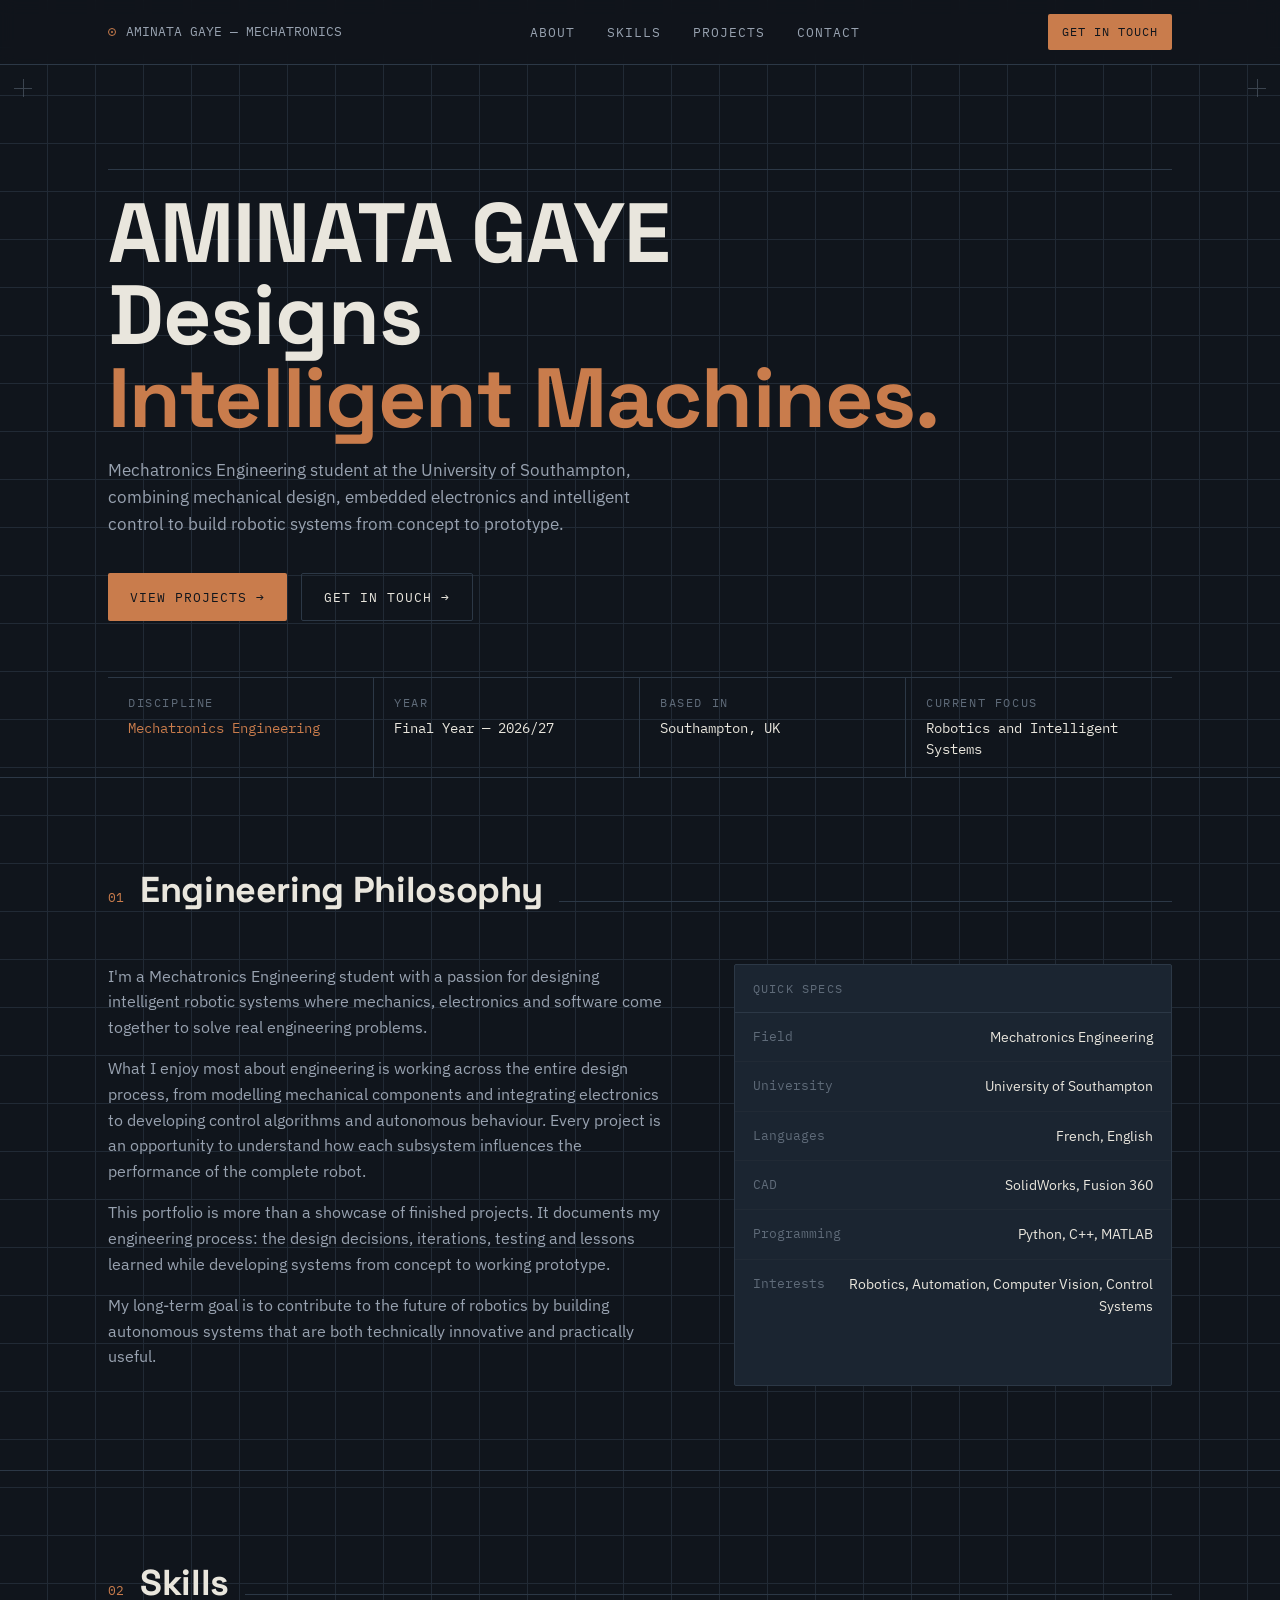
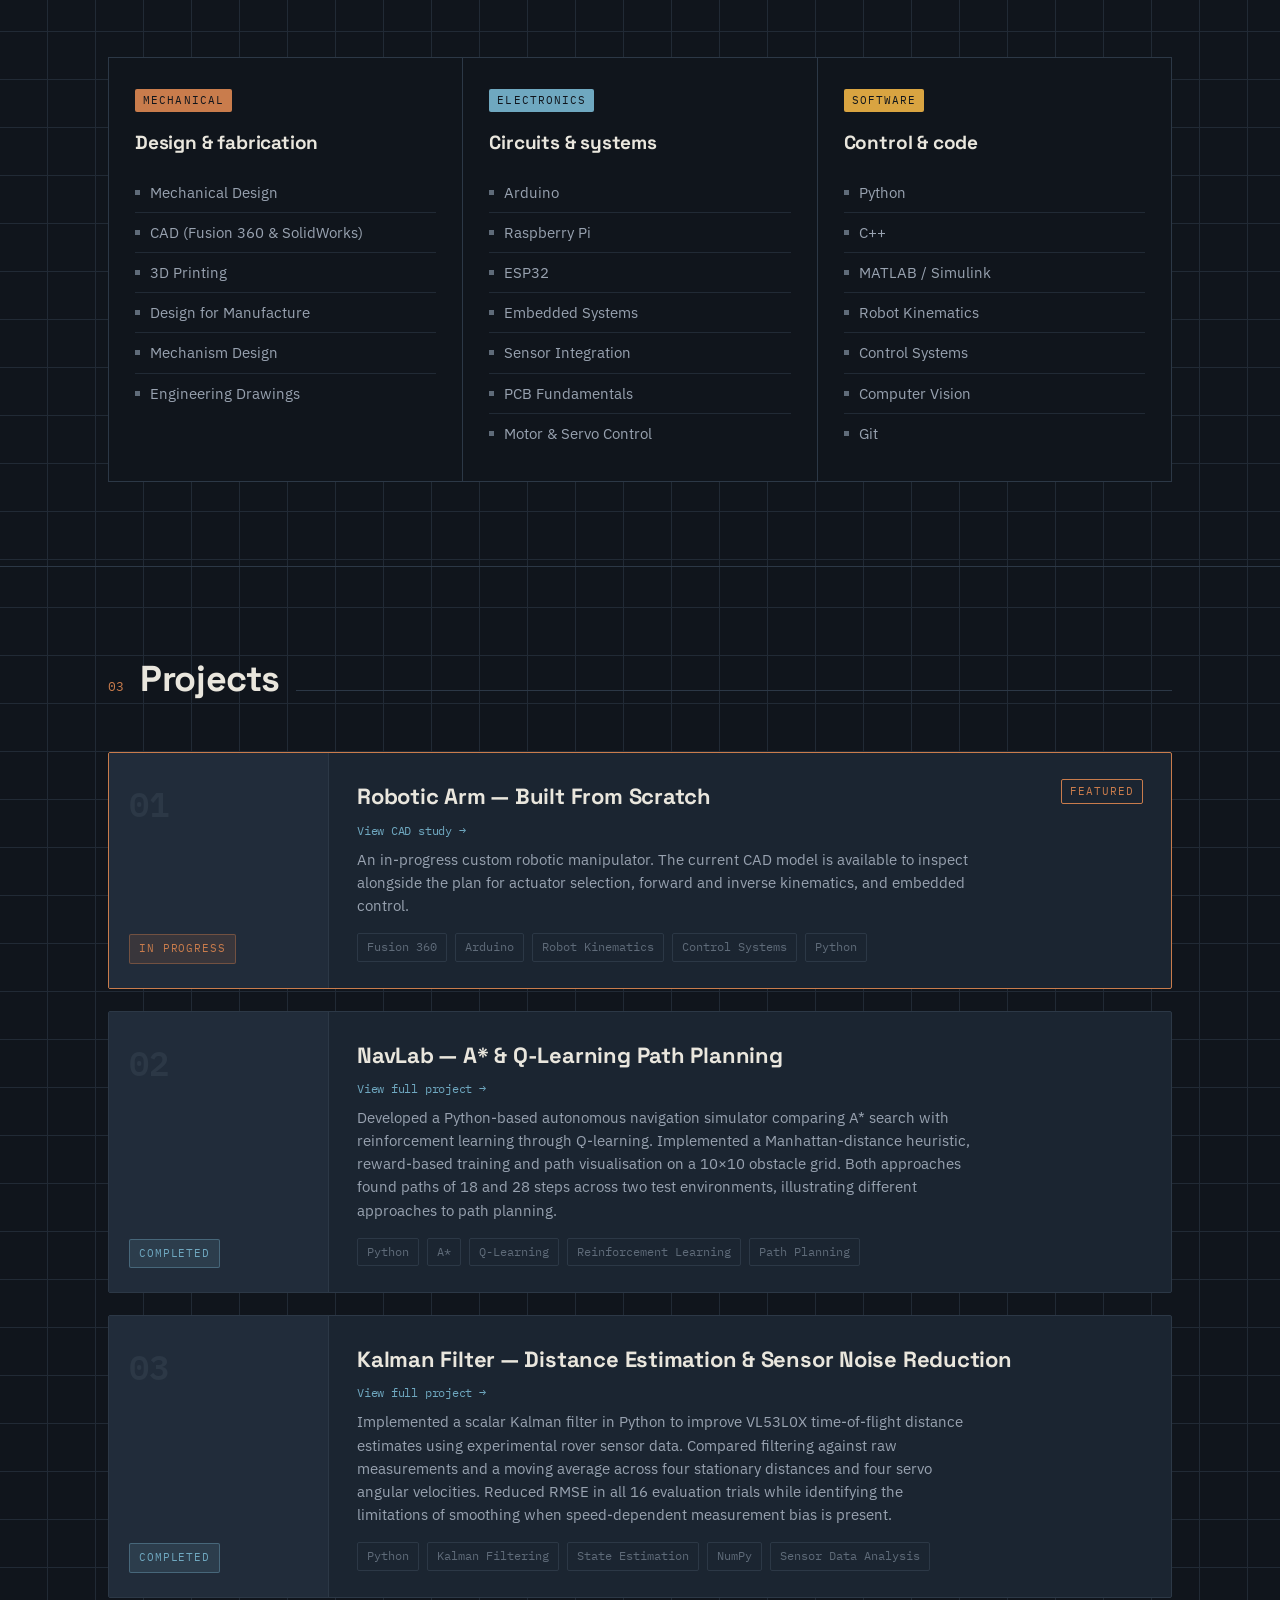
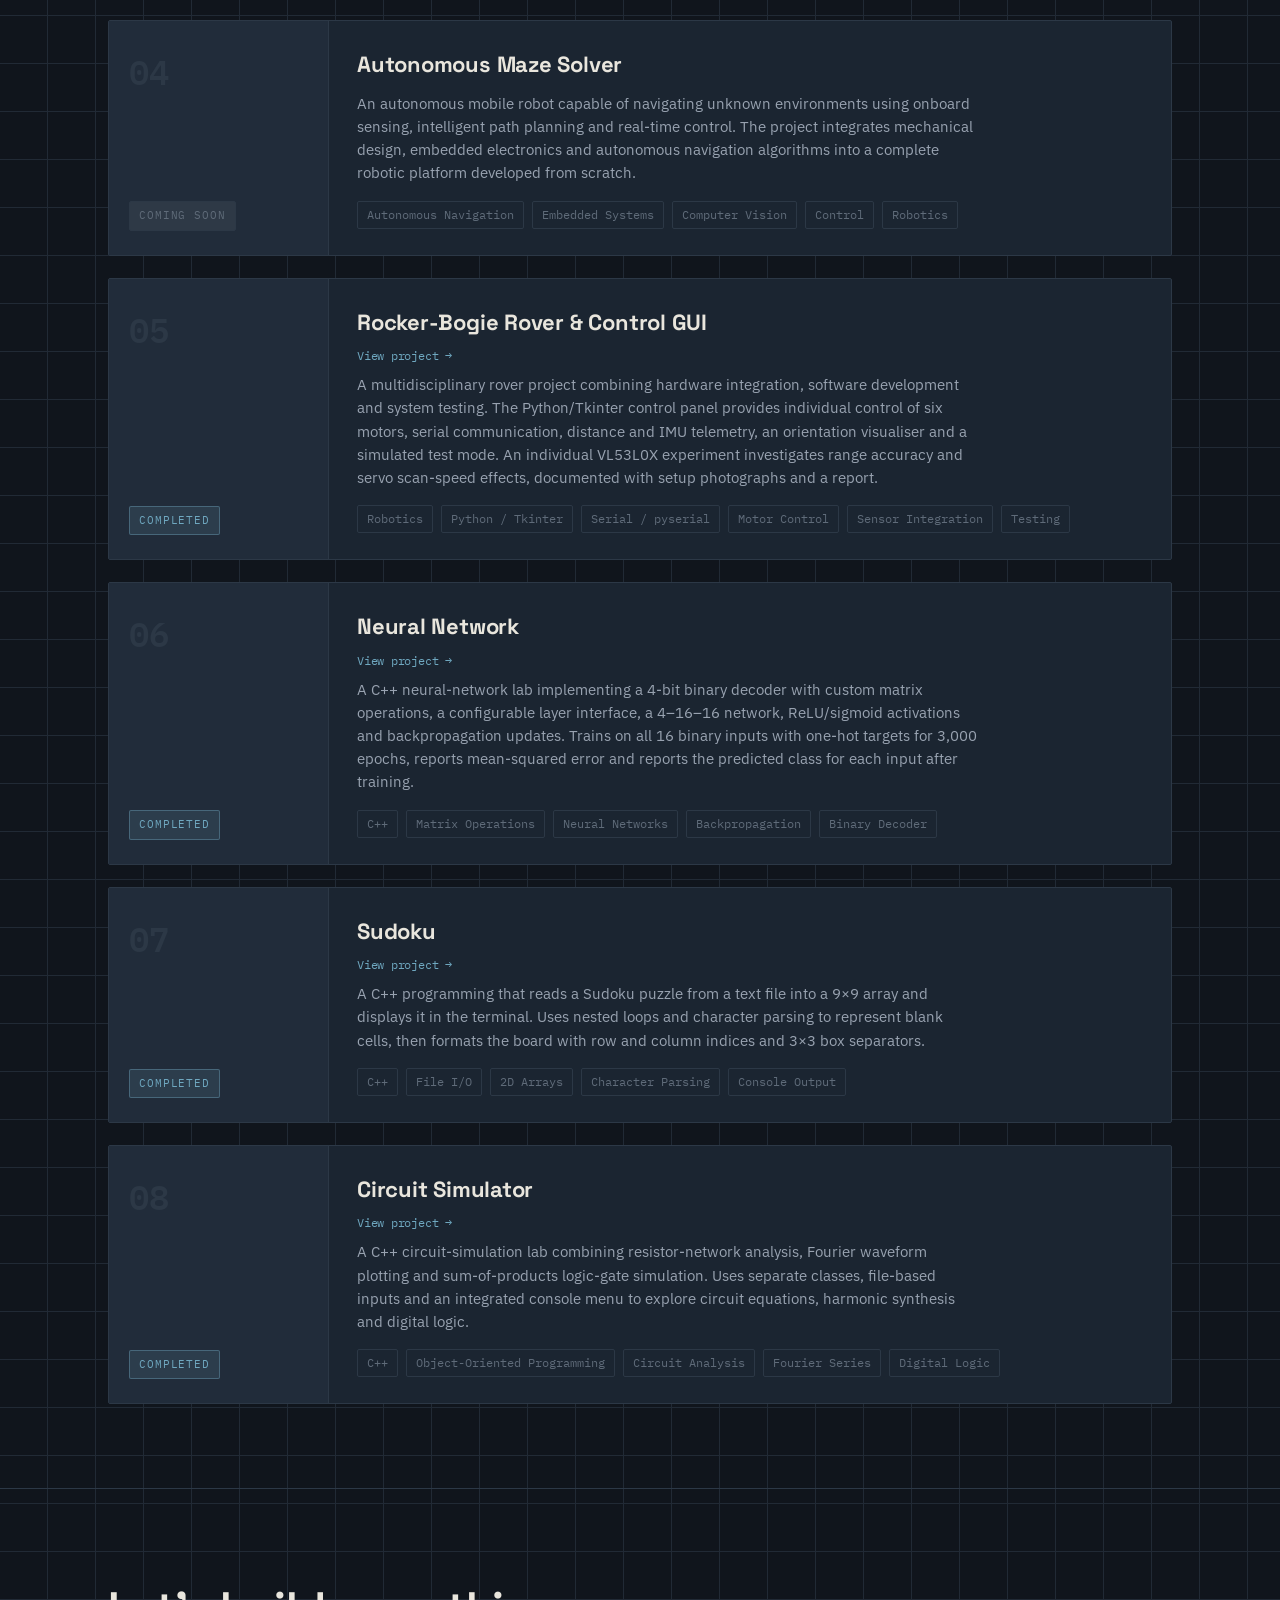
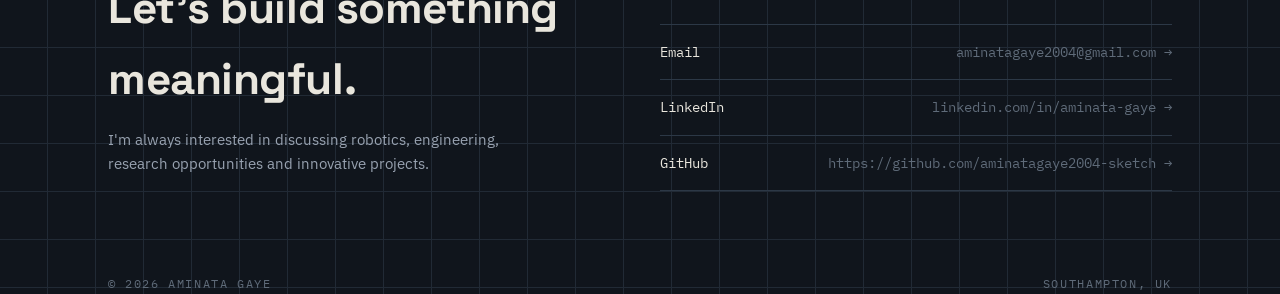
<file: index.html>
<!DOCTYPE html>
<html lang="en">
<head>
<meta charset="UTF-8">
<meta name="viewport" content="width=device-width, initial-scale=1.0">
<title>AMINATA GAYE — Mechatronics Engineer</title>
<link rel="preconnect" href="https://fonts.googleapis.com">
<link rel="preconnect" href="https://fonts.gstatic.com" crossorigin>
<link href="https://fonts.googleapis.com/css2?family=Space+Grotesk:wght@400;500;600;700&family=IBM+Plex+Sans:wght@400;500;600&family=IBM+Plex+Mono:wght@400;500;600&display=swap" rel="stylesheet">
<style>
  :root{
    --bg: #10151c;
    --bg-alt: #141b24;
    --surface: #1b2531;
    --surface-2: #212c3a;
    --line: #2c3846;
    --line-soft: #212a35;
    --text: #e9e6dd;
    --text-dim: #98a2b0;
    --text-faint: #5f6b79;
    --copper: #c97c4c;
    --copper-soft: rgba(201,124,76,0.14);
    --blue: #6fa8c0;
    --blue-soft: rgba(111,168,192,0.14);
    --amber: #d9a441;
    --radius: 2px;
    --maxw: 1120px;
  }

  *{ box-sizing: border-box; }
  html{ scroll-behavior: smooth; }
  @media (prefers-reduced-motion: reduce){
    html{ scroll-behavior: auto; }
    *{ animation-duration: 0.01ms !important; animation-iteration-count: 1 !important; transition-duration: 0.01ms !important; }
  }

  body{
    margin:0;
    background: var(--bg);
    color: var(--text);
    font-family: 'IBM Plex Sans', sans-serif;
    font-size: 16px;
    line-height: 1.6;
    background-image:
      linear-gradient(var(--line-soft) 1px, transparent 1px),
      linear-gradient(90deg, var(--line-soft) 1px, transparent 1px);
    background-size: 48px 48px;
    background-position: -1px -1px;
  }

  a{ color: inherit; }
  h1,h2,h3{ font-family: 'Space Grotesk', sans-serif; margin: 0; letter-spacing: -0.01em; }

  .label{
    font-family: 'IBM Plex Mono', monospace;
    font-size: 11.5px;
    letter-spacing: 0.14em;
    text-transform: uppercase;
    color: var(--text-faint);
  }

  .wrap{ max-width: var(--maxw); margin: 0 auto; padding: 0 28px; }

  /* ---------- NAV ---------- */
  nav{
    position: sticky; top: 0; z-index: 50;
    background: rgba(16,21,28,0.88);
    backdrop-filter: blur(8px);
    border-bottom: 1px solid var(--line);
  }
  nav .wrap{ display:flex; align-items:center; justify-content:space-between; height:64px; }
  .nav-mark{ display:flex; align-items:center; gap:10px; font-family:'IBM Plex Mono',monospace; font-size:13px; color:var(--text-dim); }
  .nav-mark .dot{ width:8px; height:8px; border:1.5px solid var(--copper); border-radius:50%; position:relative; }
  .nav-mark .dot::after{ content:""; position:absolute; inset:2px; background:var(--copper); border-radius:50%; }
  .nav-links{ display:flex; gap: 28px; list-style:none; margin:0; padding:0; }
  .nav-links a{
    text-decoration:none; font-family:'IBM Plex Mono', monospace; font-size:12.5px;
    letter-spacing:0.08em; text-transform:uppercase; color: var(--text-dim);
    padding: 4px 2px; border-bottom: 1px solid transparent;
    transition: color .15s ease, border-color .15s ease;
  }
  .nav-links a:hover, .nav-links a:focus-visible{ color: var(--copper); border-color: var(--copper); }
  .nav-cta{
    font-family:'IBM Plex Mono', monospace; font-size:12px; text-transform:uppercase; letter-spacing:.08em;
    color: var(--bg); background: var(--copper); padding: 8px 14px; text-decoration:none;
    border-radius: var(--radius);
  }
  .nav-toggle{ display:none; }

  a:focus-visible, button:focus-visible{ outline: 2px solid var(--blue); outline-offset: 3px; }

  /* ---------- HERO / TITLE BLOCK ---------- */
  .hero{
    position: relative;
    border-bottom: 1px solid var(--line);
    padding: 64px 0 0 0;
  }
  .crop{
    position:absolute; width:18px; height:18px; opacity:0.55;
  }
  .crop::before, .crop::after{ content:""; position:absolute; background: var(--text-faint); }
  .crop::before{ width:100%; height:1px; top:50%; }
  .crop::after{ width:1px; height:100%; left:50%; }
  .crop.tl{ top:14px; left:14px; }
  .crop.tr{ top:14px; right:14px; }

  .hero-inner{ padding: 40px 0 56px; position:relative; }
  .hero-eyebrow{
    display:flex; align-items:center; gap:10px; margin-bottom:22px;
  }
  .hero-eyebrow .rule{ flex:1; height:1px; background: var(--line); }

  .hero h1{
    font-size: clamp(44px, 8vw, 84px);
    font-weight: 700;
    line-height: 0.98;
    color: var(--text);
  }
  .hero h1 span{ color: var(--copper); }

  .hero-sub{
    margin-top: 18px;
    max-width: 560px;
    font-size: 17px;
    color: var(--text-dim);
  }

  .hero-actions{ display:flex; gap:14px; margin-top: 34px; flex-wrap: wrap; }
  .btn{
    font-family:'IBM Plex Mono', monospace; font-size:12.5px; text-transform:uppercase; letter-spacing:.08em;
    padding: 13px 22px; text-decoration:none; border-radius: var(--radius);
    display:inline-flex; align-items:center; gap:8px;
    transition: transform .15s ease, border-color .15s ease, background .15s ease;
  }
  .btn-primary{ background: var(--copper); color: var(--bg); }
  .btn-primary:hover{ transform: translateY(-1px); }
  .btn-ghost{ border: 1px solid var(--line); color: var(--text); }
  .btn-ghost:hover{ border-color: var(--blue); color: var(--blue); }

  /* title block strip */
  .titleblock{
    border-top: 1px solid var(--line);
    display:grid;
    grid-template-columns: repeat(4, 1fr);
  }
  .tb-cell{
    padding: 16px 20px;
    border-right: 1px solid var(--line);
  }
  .tb-cell:last-child{ border-right:none; }
  .tb-cell .label{ margin-bottom:6px; }
  .tb-cell .val{ font-family:'IBM Plex Mono', monospace; font-size:13.5px; color: var(--text); }
  .tb-cell .val.copper{ color: var(--copper); }

  /* ---------- SECTION SHELL ---------- */
  section{ padding: 84px 0; border-bottom: 1px solid var(--line); position:relative; }
  section:last-of-type{ border-bottom:none; }
  .sec-head{ display:flex; align-items:baseline; gap:16px; margin-bottom: 44px; }
  .sec-num{ font-family:'IBM Plex Mono', monospace; color: var(--copper); font-size: 13px; }
  .sec-head h2{ font-size: clamp(26px, 4vw, 36px); }
  .sec-head .rule{ flex:1; height:1px; background: var(--line); }

  /* ---------- ABOUT ---------- */
  .about-grid{ display:grid; grid-template-columns: 1.3fr 1fr; gap: 56px; }
  .about-text p{ color: var(--text-dim); font-size: 16px; margin: 0 0 16px; max-width: 560px; }
  .about-text strong{ color: var(--text); font-weight: 600; }

  .spec-sheet{ border: 1px solid var(--line); border-radius: var(--radius); background: var(--surface); }
  .spec-sheet .sh{
    padding: 14px 18px; border-bottom: 1px solid var(--line);
    font-family:'IBM Plex Mono', monospace; font-size:12px; letter-spacing:.1em; text-transform:uppercase; color: var(--text-faint);
  }
  .spec-row{
    display:flex; justify-content:space-between; gap: 12px;
    padding: 13px 18px; border-bottom: 1px solid var(--line-soft);
    font-size: 14px;
  }
  .spec-row:last-child{ border-bottom:none; }
  .spec-row .k{ color: var(--text-faint); font-family:'IBM Plex Mono', monospace; font-size:12.5px; }
  .spec-row .v{ color: var(--text); text-align:right; }

  /* ---------- SKILLS ---------- */
  .skills-grid{ display:grid; grid-template-columns: repeat(3, 1fr); gap: 1px; background: var(--line); border: 1px solid var(--line); }
  .skill-col{ background: var(--bg); padding: 28px 26px; }
  .skill-col .tag{
    display:inline-block; font-family:'IBM Plex Mono', monospace; font-size:11px; letter-spacing:.1em;
    text-transform:uppercase; color: var(--bg); background: var(--blue); padding: 3px 8px; border-radius: var(--radius); margin-bottom: 16px;
  }
  .skill-col:nth-child(1) .tag{ background: var(--copper); }
  .skill-col:nth-child(3) .tag{ background: var(--amber); }
  .skill-col h3{ font-size: 19px; margin-bottom: 14px; }
  .skill-col ul{ list-style:none; margin:0; padding:0; }
  .skill-col li{
    font-size: 14.5px; color: var(--text-dim); padding: 8px 0; border-top: 1px solid var(--line-soft);
    display:flex; align-items:center; gap:10px;
  }
  .skill-col li:first-of-type{ border-top:none; }
  .skill-col li::before{ content:""; width:5px; height:5px; background: var(--text-faint); flex-shrink:0; }

  /* ---------- PROJECTS ---------- */
  .projects{ display:flex; flex-direction:column; gap: 22px; }
  .project-card{
    border: 1px solid var(--line); border-radius: var(--radius); background: var(--surface);
    display:grid; grid-template-columns: 220px 1fr; position:relative; overflow:hidden;
  }
  .project-card.featured{ border-color: var(--copper); }
  .pc-side{
    background: var(--surface-2); border-right: 1px solid var(--line);
    padding: 24px 20px; display:flex; flex-direction:column; justify-content:space-between;
  }
  .pc-index{ font-family:'IBM Plex Mono', monospace; font-size: 34px; color: var(--line); font-weight:600; }
  .status{
    font-family:'IBM Plex Mono', monospace; font-size: 11px; text-transform:uppercase; letter-spacing:.08em;
    padding: 5px 9px; border-radius: var(--radius); width: fit-content;
  }
  .status.progress{ background: var(--copper-soft); color: var(--copper); border:1px solid rgba(201,124,76,0.4); }
  .status.done{ background: var(--blue-soft); color: var(--blue); border:1px solid rgba(111,168,192,0.4); }
  .status.planned{ background: rgba(152,162,176,0.1); color: var(--text-faint); border:1px solid var(--line); }

  .pc-main{ padding: 26px 28px; }
  .pc-top{ display:flex; align-items:flex-start; justify-content:space-between; gap: 16px; margin-bottom: 10px; }
  .pc-main h3{ font-size: 22px; }
  .featured-flag{
    font-family:'IBM Plex Mono', monospace; font-size: 10.5px; text-transform:uppercase; letter-spacing:.1em;
    color: var(--copper); border: 1px solid var(--copper); padding: 3px 8px; border-radius: var(--radius); white-space:nowrap;
  }
  .pc-main p{ color: var(--text-dim); font-size: 14.5px; margin: 0 0 16px; max-width: 620px; }
  .pc-tags{ display:flex; flex-wrap:wrap; gap: 8px; }
  .pc-tags span{
    font-family:'IBM Plex Mono', monospace; font-size: 11.5px; color: var(--text-faint);
    border: 1px solid var(--line); padding: 4px 9px; border-radius: var(--radius);
  }

  @media (max-width: 720px){
    .project-card{ grid-template-columns: 1fr; }
    .pc-side{ flex-direction:row; border-right:none; border-bottom:1px solid var(--line); align-items:center; }
  }

  /* ---------- CONTACT ---------- */
  .contact-block{
    display:grid; grid-template-columns: 1fr 1fr; gap: 40px; align-items:end;
  }
  .contact-block h2{ font-size: clamp(28px,5vw,44px); max-width: 480px; }
  .contact-sub{ margin-top: 14px; max-width: 420px; color: var(--text-dim); font-size: 15px; }
  .contact-links{ display:flex; flex-direction:column; gap: 0; }
  .contact-links a{
    display:flex; align-items:center; justify-content:space-between;
    padding: 16px 0; border-top: 1px solid var(--line);
    text-decoration:none; font-family:'IBM Plex Mono', monospace; font-size: 14px; color: var(--text);
    transition: color .15s ease, padding-left .15s ease;
  }
  .contact-links a:last-child{ border-bottom: 1px solid var(--line); }
  .contact-links a .arrow{ color: var(--text-faint); transition: transform .15s ease; }
  .contact-links a:hover{ color: var(--copper); padding-left: 6px; }
  .contact-links a:hover .arrow{ transform: translateX(3px); color: var(--copper); }

  footer{
    padding: 28px 0; display:flex; justify-content:space-between; align-items:center; flex-wrap:wrap; gap: 10px;
  }
  footer .label{ color: var(--text-faint); }

  @media (max-width: 860px){
    .titleblock{ grid-template-columns: repeat(2, 1fr); }
    .tb-cell:nth-child(2){ border-right:none; }
    .about-grid{ grid-template-columns: 1fr; }
    .skills-grid{ grid-template-columns: 1fr; }
    .contact-block{ grid-template-columns: 1fr; }
    .nav-links{ display:none; }
  }
  .project-detail-link{color:inherit;text-decoration:none;}
  .project-detail-link::after{content:"";position:absolute;inset:0;}
  .project-link-label{display:block;margin-top:8px;font:12px 'IBM Plex Mono',monospace;color:var(--blue);}
  .project-link-card:hover,.project-link-card:focus-within{border-color:var(--blue);}
  .project-detail-link:focus-visible::after{outline:2px solid var(--blue);outline-offset:-3px;}
  #sudoku-project, #neural-network-project, #rho2-project, #rover-project, #navlab-project, #kalman-project{scroll-margin-top:84px;}
</style>
</head>
<body>

<nav>
  <div class="wrap">
    <div class="nav-mark"><span class="dot"></span> AMINATA GAYE — MECHATRONICS</div>
    <ul class="nav-links">
      <li><a href="#about">About</a></li>
      <li><a href="#skills">Skills</a></li>
      <li><a href="#projects">Projects</a></li>
      <li><a href="#contact">Contact</a></li>
    </ul>
    <a class="nav-cta" href="#contact">Get in touch</a>
  </div>
</nav>

<header class="hero">
  <span class="crop tl"></span>
  <span class="crop tr"></span>
  <div class="wrap">
    <div class="hero-inner">
      <div class="hero-eyebrow">
        <span class="rule"></span>
      </div>
      <h1>AMINATA GAYE<br>Designs<br><span>Intelligent Machines.</span></h1>
      <p class="hero-sub">Mechatronics Engineering student at the University of Southampton, combining mechanical design, embedded electronics and intelligent control to build robotic systems from concept to prototype.</p>
      <div class="hero-actions">
        <a class="btn btn-primary" href="#projects">View projects →</a>
        <a class="btn btn-ghost" href="#contact">Get in touch →</a>
      </div>
    </div>
    <div class="titleblock">
      <div class="tb-cell">
        <div class="label">Discipline</div>
        <div class="val copper">Mechatronics Engineering</div>
      </div>
      <div class="tb-cell">
        <div class="label">Year</div>
        <div class="val">Final Year — 2026/27</div>
      </div>
      <div class="tb-cell">
        <div class="label">Based in</div>
        <div class="val">Southampton, UK</div>
      </div>
      <div class="tb-cell">
        <div class="label">Current Focus</div>
        <div class="val">Robotics and Intelligent Systems</div>
      </div>
    </div>
  </div>
</header>

<section id="about">
  <div class="wrap">
    <div class="sec-head">
      <span class="sec-num">01</span>
      <h2>Engineering Philosophy</h2>
      <span class="rule"></span>
    </div>
    <div class="about-grid">
      <div class="about-text">
        <p>I'm a Mechatronics Engineering student with a passion for designing intelligent robotic systems where mechanics, electronics and software come together to solve real engineering problems.</p>

        <p>What I enjoy most about engineering is working across the entire design process, from modelling mechanical components and integrating electronics to developing control algorithms and autonomous behaviour. Every project is an opportunity to understand how each subsystem influences the performance of the complete robot.</p>

        <p>This portfolio is more than a showcase of finished projects. It documents my engineering process: the design decisions, iterations, testing and lessons learned while developing systems from concept to working prototype.</p>

        <p>My long-term goal is to contribute to the future of robotics by building autonomous systems that are both technically innovative and practically useful.</p>
      </div>
      <div class="spec-sheet">
        <div class="sh">Quick specs</div>
        <div class="spec-row"><span class="k">Field</span><span class="v">Mechatronics Engineering</span></div>
        <div class="spec-row"><span class="k">University</span><span class="v">University of Southampton</span></div>
        <div class="spec-row"><span class="k">Languages</span><span class="v">French, English</span></div>
        <div class="spec-row"><span class="k">CAD</span><span class="v">SolidWorks, Fusion 360</span></div>
        <div class="spec-row"><span class="k">Programming</span><span class="v">Python, C++, MATLAB</span></div>
        <div class="spec-row"><span class="k">Interests</span><span class="v">Robotics, Automation, Computer Vision, Control Systems</span></div>
      </div>
    </div>
  </div>
</section>

<section id="skills">
  <div class="wrap">
    <div class="sec-head">
      <span class="sec-num">02</span>
      <h2>Skills</h2>
      <span class="rule"></span>
    </div>
    <div class="skills-grid">
      <div class="skill-col">
        <span class="tag">Mechanical</span>
        <h3>Design &amp; fabrication</h3>
        <ul>
          <li>Mechanical Design</li>
          <li>CAD (Fusion 360 &amp; SolidWorks)</li>
          <li>3D Printing</li>
          <li>Design for Manufacture</li>
          <li>Mechanism Design</li>
          <li>Engineering Drawings</li>
        </ul>
      </div>
      <div class="skill-col">
        <span class="tag">Electronics</span>
        <h3>Circuits &amp; systems</h3>
        <ul>
          <li>Arduino</li>
          <li>Raspberry Pi</li>
          <li>ESP32</li>
          <li>Embedded Systems</li>
          <li>Sensor Integration</li>
          <li>PCB Fundamentals</li>
          <li>Motor &amp; Servo Control</li>
        </ul>
      </div>
      <div class="skill-col">
        <span class="tag">Software</span>
        <h3>Control &amp; code</h3>
        <ul>
          <li>Python</li>
          <li>C++</li>
          <li>MATLAB / Simulink</li>
          <li>Robot Kinematics</li>
          <li>Control Systems</li>
          <li>Computer Vision</li>
          <li>Git</li>
        </ul>
      </div>
    </div>
  </div>
</section>

<section id="projects">
  <div class="wrap">
    <div class="sec-head">
      <span class="sec-num">03</span>
      <h2>Projects</h2>
      <span class="rule"></span>
    </div>
    <div class="projects">

      <div class="project-card featured project-link-card" id="robotic-arm-project">
        <div class="pc-side">
          <span class="pc-index">01</span>
          <span class="status progress">In progress</span>
        </div>
        <div class="pc-main">
          <div class="pc-top">
            <h3><a class="project-detail-link" href="robotic-arm/index.html">Robotic Arm — Built From Scratch<span class="project-link-label">View CAD study →</span></a></h3>
            <span class="featured-flag">Featured</span>
          </div>
          <p>An in-progress custom robotic manipulator. The current CAD model is available to inspect alongside the plan for actuator selection, forward and inverse kinematics, and embedded control.</p>
          <div class="pc-tags">
            <span>Fusion 360</span><span>Arduino</span><span>Robot Kinematics</span><span>Control Systems</span><span>Python</span>
          </div>
        </div>
      </div>

      <div class="project-card project-link-card" id="navlab-project">
        <div class="pc-side">
          <span class="pc-index">02</span>
          <span class="status done">Completed</span>
        </div>
        <div class="pc-main">
          <div class="pc-top">
            <h3><a class="project-detail-link" href="navlab/index.html">NavLab — A* &amp; Q-Learning Path Planning<span class="project-link-label">View full project →</span></a></h3>
          </div>
          <p>Developed a Python-based autonomous navigation simulator comparing A* search with reinforcement learning through Q-learning. Implemented a Manhattan-distance heuristic, reward-based training and path visualisation on a 10×10 obstacle grid. Both approaches found paths of 18 and 28 steps across two test environments, illustrating different approaches to path planning.</p>
          <div class="pc-tags">
            <span>Python</span><span>A*</span><span>Q-Learning</span><span>Reinforcement Learning</span><span>Path Planning</span>
          </div>
        </div>
      </div>

      <div class="project-card project-link-card" id="kalman-filter-project">
        <div class="pc-side">
          <span class="pc-index">03</span>
          <span class="status done">Completed</span>
        </div>
        <div class="pc-main">
          <div class="pc-top">
            <h3><a class="project-detail-link" href="kalman-filter/index.html">Kalman Filter — Distance Estimation &amp; Sensor Noise Reduction<span class="project-link-label">View full project →</span></a></h3>
          </div>
          <p>Implemented a scalar Kalman filter in Python to improve VL53L0X time-of-flight distance estimates using experimental rover sensor data. Compared filtering against raw measurements and a moving average across four stationary distances and four servo angular velocities. Reduced RMSE in all 16 evaluation trials while identifying the limitations of smoothing when speed-dependent measurement bias is present.</p>
          <div class="pc-tags">
            <span>Python</span><span>Kalman Filtering</span><span>State Estimation</span><span>NumPy</span><span>Sensor Data Analysis</span>
          </div>
        </div>
      </div>

      <div class="project-card">
        <div class="pc-side">
          <span class="pc-index">04</span>
          <span class="status planned">Coming soon</span>
        </div>
        <div class="pc-main">
          <div class="pc-top">
            <h3>Autonomous Maze Solver</h3>
          </div>
          <p>An autonomous mobile robot capable of navigating unknown environments using onboard sensing, intelligent path planning and real-time control. The project integrates mechanical design, embedded electronics and autonomous navigation algorithms into a complete robotic platform developed from scratch.</p>
          <div class="pc-tags">
            <span>Autonomous Navigation</span><span>Embedded Systems</span><span>Computer Vision</span><span>Control</span><span>Robotics</span>
          </div>
        </div>
      </div>

      <div class="project-card project-link-card" id="rover-project">
        <div class="pc-side"><span class="pc-index">05</span><span class="status done">Completed</span></div>
        <div class="pc-main"><div class="pc-top"><h3><a class="project-detail-link" href="rover/index.html">Rocker-Bogie Rover &amp; Control GUI<span class="project-link-label">View project →</span></a></h3></div>
          <p>A multidisciplinary rover project combining hardware integration, software development and system testing. The Python/Tkinter control panel provides individual control of six motors, serial communication, distance and IMU telemetry, an orientation visualiser and a simulated test mode. An individual VL53L0X experiment investigates range accuracy and servo scan-speed effects, documented with setup photographs and a report.</p>
          <div class="pc-tags"><span>Robotics</span><span>Python / Tkinter</span><span>Serial / pyserial</span><span>Motor Control</span><span>Sensor Integration</span><span>Testing</span></div>
        </div>
      </div>

      <div class="project-card project-link-card" id="neural-network-project">
        <div class="pc-side">
          <span class="pc-index">06</span>
          <span class="status done">Completed</span>
        </div>
        <div class="pc-main">
          <div class="pc-top">
            <h3><a class="project-detail-link" href="neural-network/index.html">Neural Network<span class="project-link-label">View project →</span></a></h3>
          </div>
          <p>A C++ neural-network lab implementing a 4-bit binary decoder with custom matrix operations, a configurable layer interface, a 4–16–16 network, ReLU/sigmoid activations and backpropagation updates. Trains on all 16 binary inputs with one-hot targets for 3,000 epochs, reports mean-squared error and reports the predicted class for each input after training.</p>
          <div class="pc-tags">
            <span>C++</span><span>Matrix Operations</span><span>Neural Networks</span><span>Backpropagation</span><span>Binary Decoder</span>
          </div>
        </div>
      </div>

      <div class="project-card project-link-card" id="sudoku-project">
        <div class="pc-side">
          <span class="pc-index">07</span>
          <span class="status done">Completed</span>
        </div>
        <div class="pc-main">
          <div class="pc-top">
            <h3><a class="project-detail-link" href="sudoku/index.html">Sudoku<span class="project-link-label">View project →</span></a></h3>
          </div>
          <p>A C++ programming that reads a Sudoku puzzle from a text file into a 9×9 array and displays it in the terminal. Uses nested loops and character parsing to represent blank cells, then formats the board with row and column indices and 3×3 box separators.</p>
          <div class="pc-tags">
            <span>C++</span><span>File I/O</span><span>2D Arrays</span><span>Character Parsing</span><span>Console Output</span>
          </div>
        </div>
      </div>

      <div class="project-card project-link-card" id="rho2-project">
        <div class="pc-side"><span class="pc-index">08</span><span class="status done">Completed</span></div>
        <div class="pc-main"><div class="pc-top"><h3><a class="project-detail-link" href="rho2/index.html">Circuit Simulator<span class="project-link-label">View project →</span></a></h3></div>
          <p>A C++ circuit-simulation lab combining resistor-network analysis, Fourier waveform plotting and sum-of-products logic-gate simulation. Uses separate classes, file-based inputs and an integrated console menu to explore circuit equations, harmonic synthesis and digital logic.</p>
          <div class="pc-tags"><span>C++</span><span>Object-Oriented Programming</span><span>Circuit Analysis</span><span>Fourier Series</span><span>Digital Logic</span></div>
        </div>
      </div>

    </div>
  </div>
</section>

<section id="contact">
  <div class="wrap">
    <div class="contact-block">
      <div>
        <h2>Let's build something meaningful.</h2>
        <p class="contact-sub">I'm always interested in discussing robotics, engineering, research opportunities and innovative projects.</p>
      </div>
      <div class="contact-links">
        <a href="mailto:aminatagaye2004@gmail.com"><span>Email</span><span class="arrow">aminatagaye2004@gmail.com →</span></a>
        <a href="https://www.linkedin.com/in/aminata-gaye-b272a0387" target="_blank" rel="noopener"><span>LinkedIn</span><span class="arrow">linkedin.com/in/aminata-gaye →</span></a>
        <a href="https://github.com/aminatagaye2004-sketch" target="_blank" rel="noopener"><span>GitHub</span><span class="arrow">https://github.com/aminatagaye2004-sketch →</span></a>
      </div>
    </div>
  </div>
</section>

<footer class="wrap">
  <span class="label">© 2026 AMINATA GAYE</span>
  <span class="label">Southampton, UK</span>
</footer>

</body>
</html>
</file>
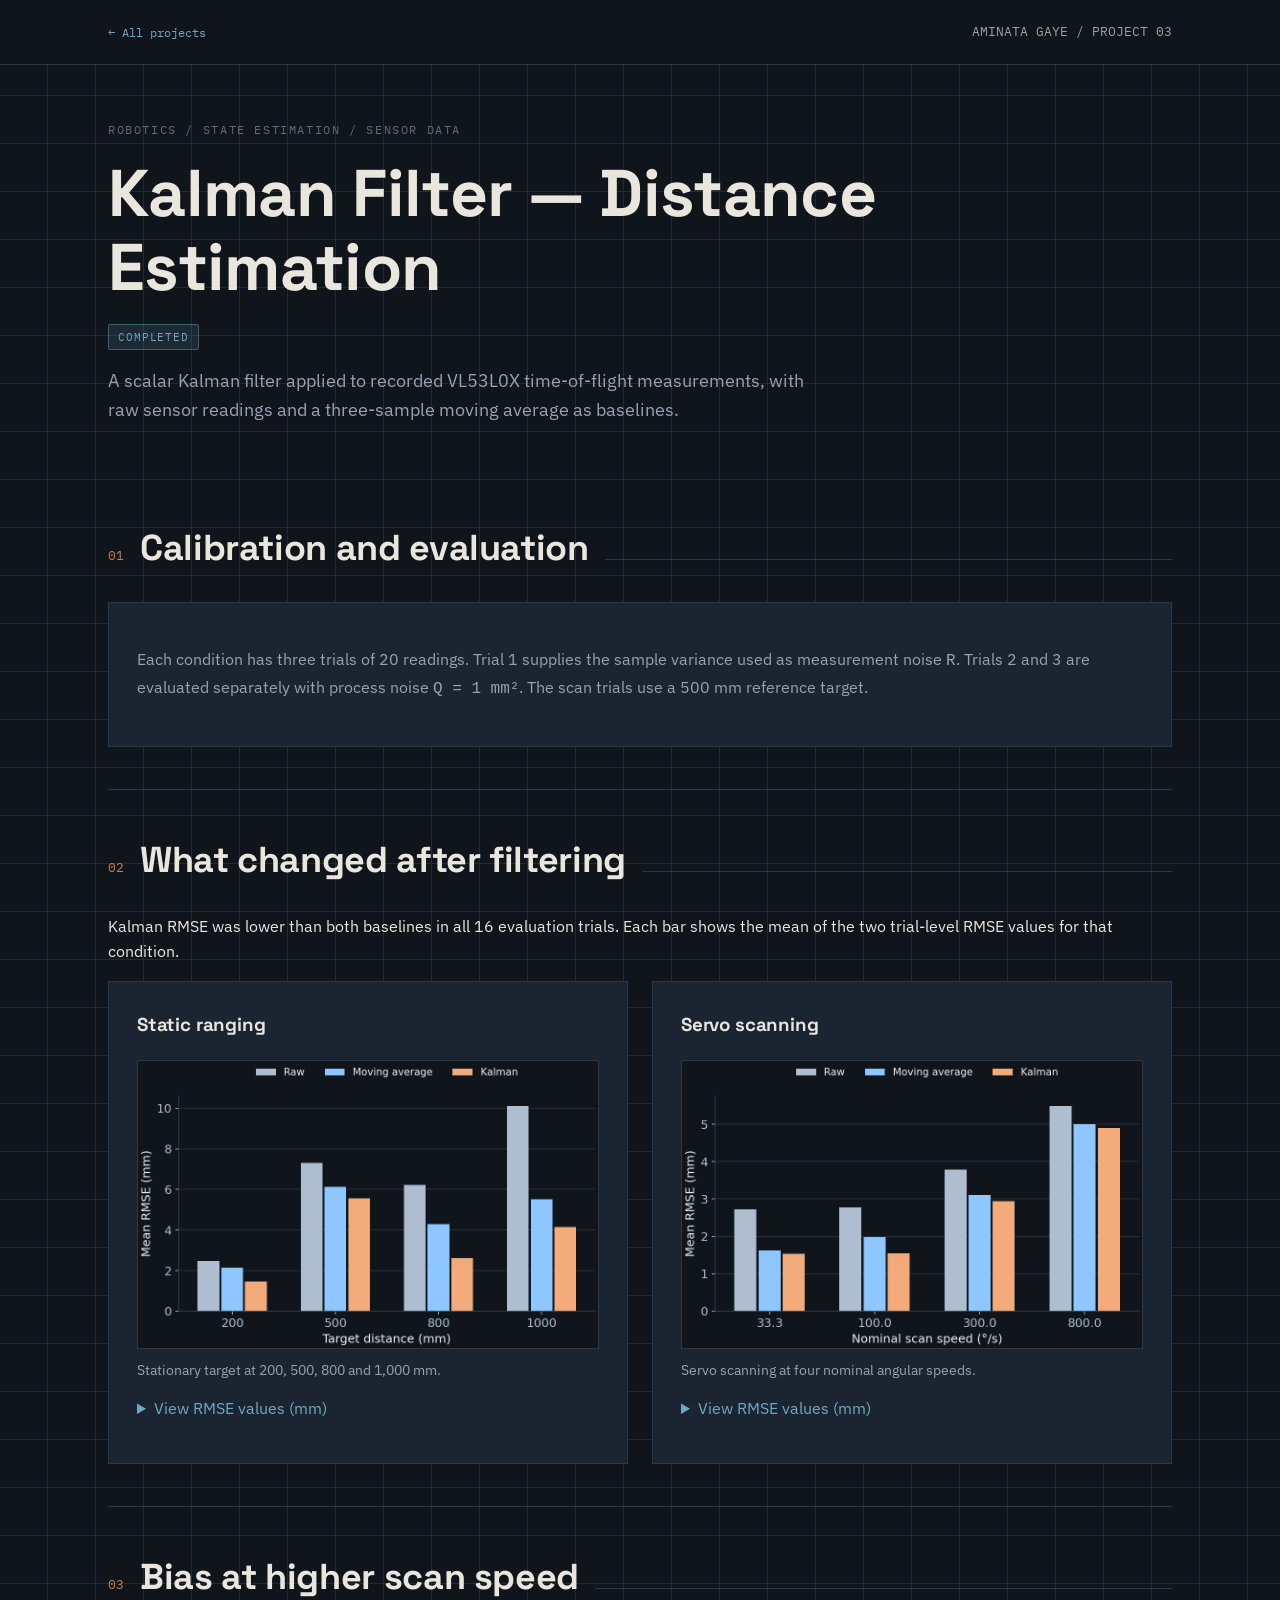
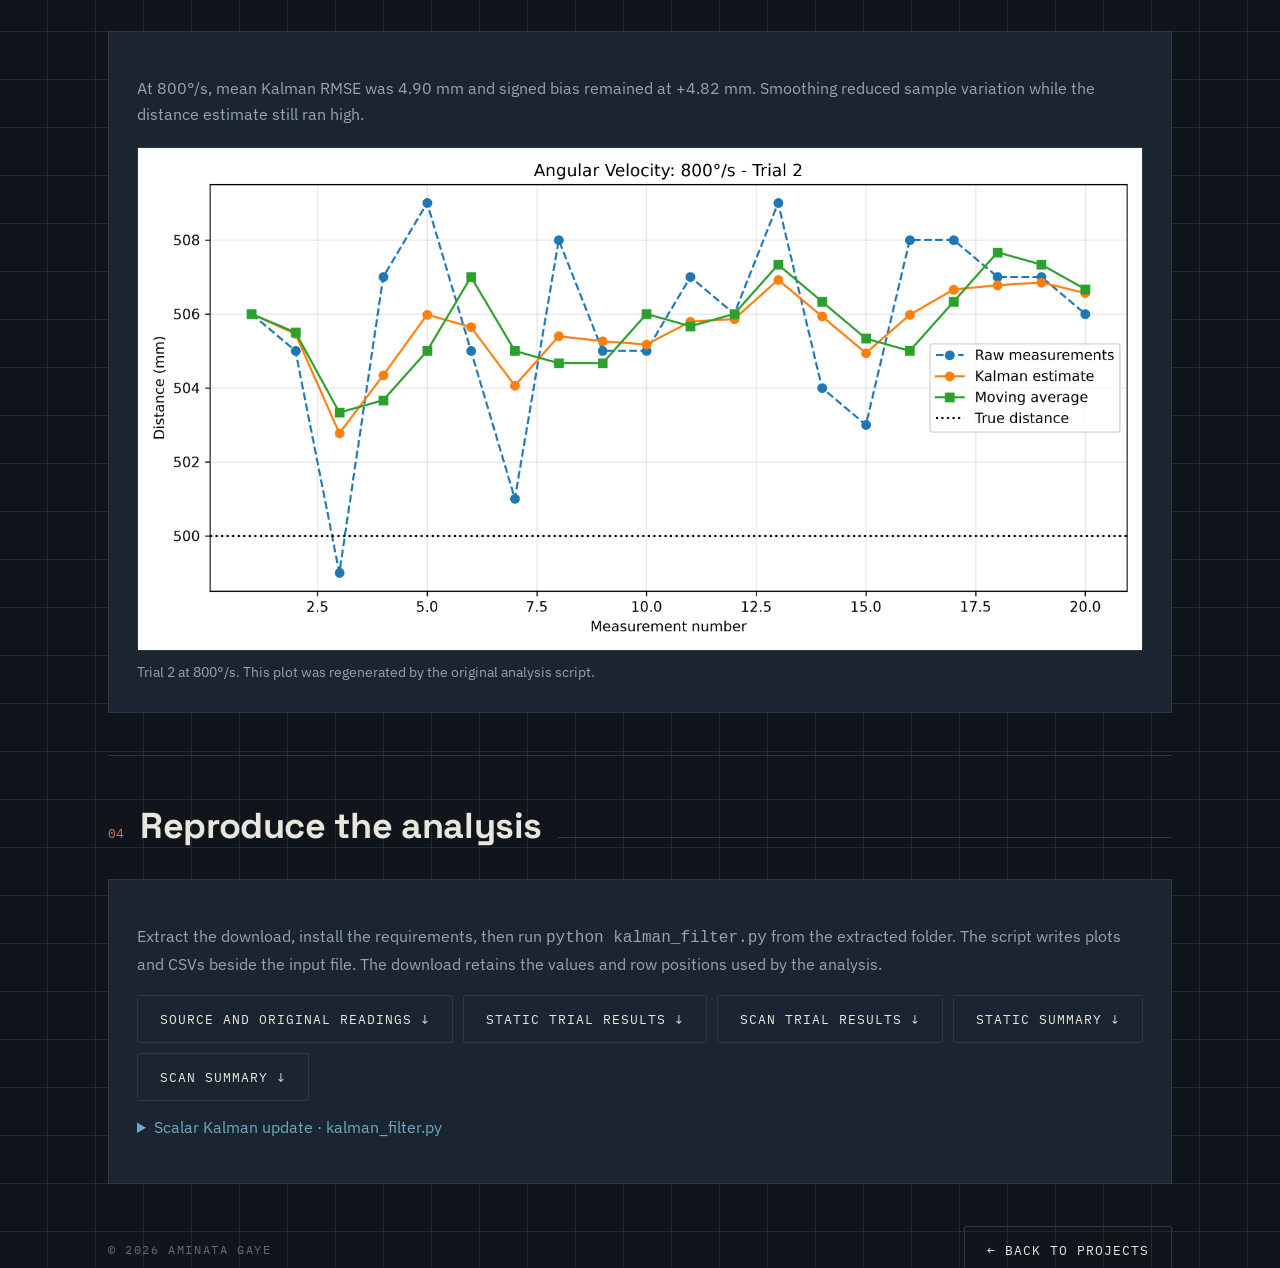
<file: kalman-filter/index.html>
<!doctype html>
<html lang="en"><head><meta charset="utf-8"><meta name="viewport" content="width=device-width, initial-scale=1">
<title>Kalman Filter — Distance Estimation — Aminata Gaye</title>
<link rel="preconnect" href="https://fonts.googleapis.com">
<link rel="preconnect" href="https://fonts.gstatic.com" crossorigin>
<link href="https://fonts.googleapis.com/css2?family=Space+Grotesk:wght@400;500;600;700&family=IBM+Plex+Sans:wght@400;500;600&family=IBM+Plex+Mono:wght@400;500;600&display=swap" rel="stylesheet">
<link rel="stylesheet" href="../project.css"></head><body>
<nav><div class="wrap detail-nav"><a href="../index.html#kalman-filter-project">← All projects</a><span class="nav-mark">AMINATA GAYE / PROJECT 03</span></div></nav>
<header class="detail-hero wrap"><div class="label">Robotics / State estimation / Sensor data</div><h1>Kalman Filter — Distance Estimation</h1><span class="status done">Completed</span><p class="intro">A scalar Kalman filter applied to recorded VL53L0X time-of-flight measurements, with raw sensor readings and a three-sample moving average as baselines.</p></header>
<main class="wrap"><section class="detail-section"><div class="sec-head"><span class="sec-num">01</span><h2>Calibration and evaluation</h2><span class="rule"></span></div>
<article class="panel"><p>Each condition has three trials of 20 readings. Trial 1 supplies the sample variance used as measurement noise <code>R</code>. Trials 2 and 3 are evaluated separately with process noise <code>Q = 1 mm²</code>. The scan trials use a 500 mm reference target.</p></article></section>
<section class="detail-section"><div class="sec-head"><span class="sec-num">02</span><h2>What changed after filtering</h2><span class="rule"></span></div>
<p>Kalman RMSE was lower than both baselines in all 16 evaluation trials. Each bar shows the mean of the two trial-level RMSE values for that condition.</p><div class="detail-grid"><article class="panel"><h3>Static ranging</h3><figure class="chart"><img src="static-rmse.png" alt="Kalman has the lowest mean RMSE at each of the four target distances."><figcaption>Stationary target at 200, 500, 800 and 1,000 mm.</figcaption></figure><details><summary>View RMSE values (mm)</summary><div class="table-wrap"><table class="data-table"><thead><tr><th scope="col">Distance (mm)</th><th scope="col">Raw</th><th scope="col">Moving avg.</th><th scope="col">Kalman</th></tr></thead><tbody><tr><td>200</td><td>2.47</td><td>2.14</td><td>1.45</td></tr><tr><td>500</td><td>7.32</td><td>6.12</td><td>5.57</td></tr><tr><td>800</td><td>6.22</td><td>4.30</td><td>2.61</td></tr><tr><td>1000</td><td>10.12</td><td>5.52</td><td>4.14</td></tr></tbody></table></div></details></article><article class="panel"><h3>Servo scanning</h3><figure class="chart"><img src="scan-rmse.png" alt="All three methods have their highest mean RMSE at 800 degrees per second."><figcaption>Servo scanning at four nominal angular speeds.</figcaption></figure><details><summary>View RMSE values (mm)</summary><div class="table-wrap"><table class="data-table"><thead><tr><th scope="col">Speed (°/s)</th><th scope="col">Raw</th><th scope="col">Moving avg.</th><th scope="col">Kalman</th></tr></thead><tbody><tr><td>33.3</td><td>2.72</td><td>1.62</td><td>1.54</td></tr><tr><td>100.0</td><td>2.77</td><td>1.98</td><td>1.55</td></tr><tr><td>300.0</td><td>3.78</td><td>3.10</td><td>2.95</td></tr><tr><td>800.0</td><td>5.49</td><td>5.01</td><td>4.90</td></tr></tbody></table></div></details></article></div></section>
<section class="detail-section"><div class="sec-head"><span class="sec-num">03</span><h2>Bias at higher scan speed</h2><span class="rule"></span></div>
<article class="panel"><p>At 800°/s, mean Kalman RMSE was 4.90 mm and signed bias remained at +4.82 mm. Smoothing reduced sample variation while the distance estimate still ran high.</p><figure class="chart"><img src="scan-trial.png" alt="Raw readings, moving average, Kalman estimate and 500 mm reference across 20 samples."><figcaption>Trial 2 at 800°/s. This plot was regenerated by the original analysis script.</figcaption></figure></article></section>
<section class="detail-section"><div class="sec-head"><span class="sec-num">04</span><h2>Reproduce the analysis</h2><span class="rule"></span></div>
<article class="panel"><p>Extract the download, install the requirements, then run <code>python kalman_filter.py</code> from the extracted folder. The script writes plots and CSVs beside the input file. The download retains the values and row positions used by the analysis.</p><div class="source-links"><a class="btn btn-ghost" href="kalman-source.zip" download>Source and original readings ↓</a><a class="btn btn-ghost" href="filter_results.csv" download>Static trial results ↓</a><a class="btn btn-ghost" href="experiment2_results.csv" download>Scan trial results ↓</a><a class="btn btn-ghost" href="filter_summary.csv" download>Static summary ↓</a><a class="btn btn-ghost" href="experiment2_summary.csv" download>Scan summary ↓</a></div><details><summary>Scalar Kalman update · kalman_filter.py</summary><pre class="terminal"><code>def kalman_filter(measurements, Q, R):
    &quot;&quot;&quot;
    Estimate a constant distance using a 1D Kalman filter.

    Q: Process noise variance (mm^2)
    R: Measurement noise variance (mm^2)
    &quot;&quot;&quot;

    x = float(measurements[0])
    P = float(R)

    estimates = [x]
    gains = [np.nan]

    for z in measurements[1:]:

        # Prediction
        x_pred = x
        P_pred = P + Q

        # Kalman gain
        K = P_pred / (P_pred + R)

        # Measurement update
        x = x_pred + K * (z - x_pred)

        # Uncertainty update
        P = (1 - K) * P_pred

        estimates.append(x)
        gains.append(K)

    return np.array(estimates), np.array(gains)
</code></pre></details></article></section>
</main>
<footer class="wrap"><span class="label">© 2026 AMINATA GAYE</span><a class="btn btn-ghost" href="../index.html#kalman-filter-project">← Back to projects</a></footer>
</body></html>
</file>
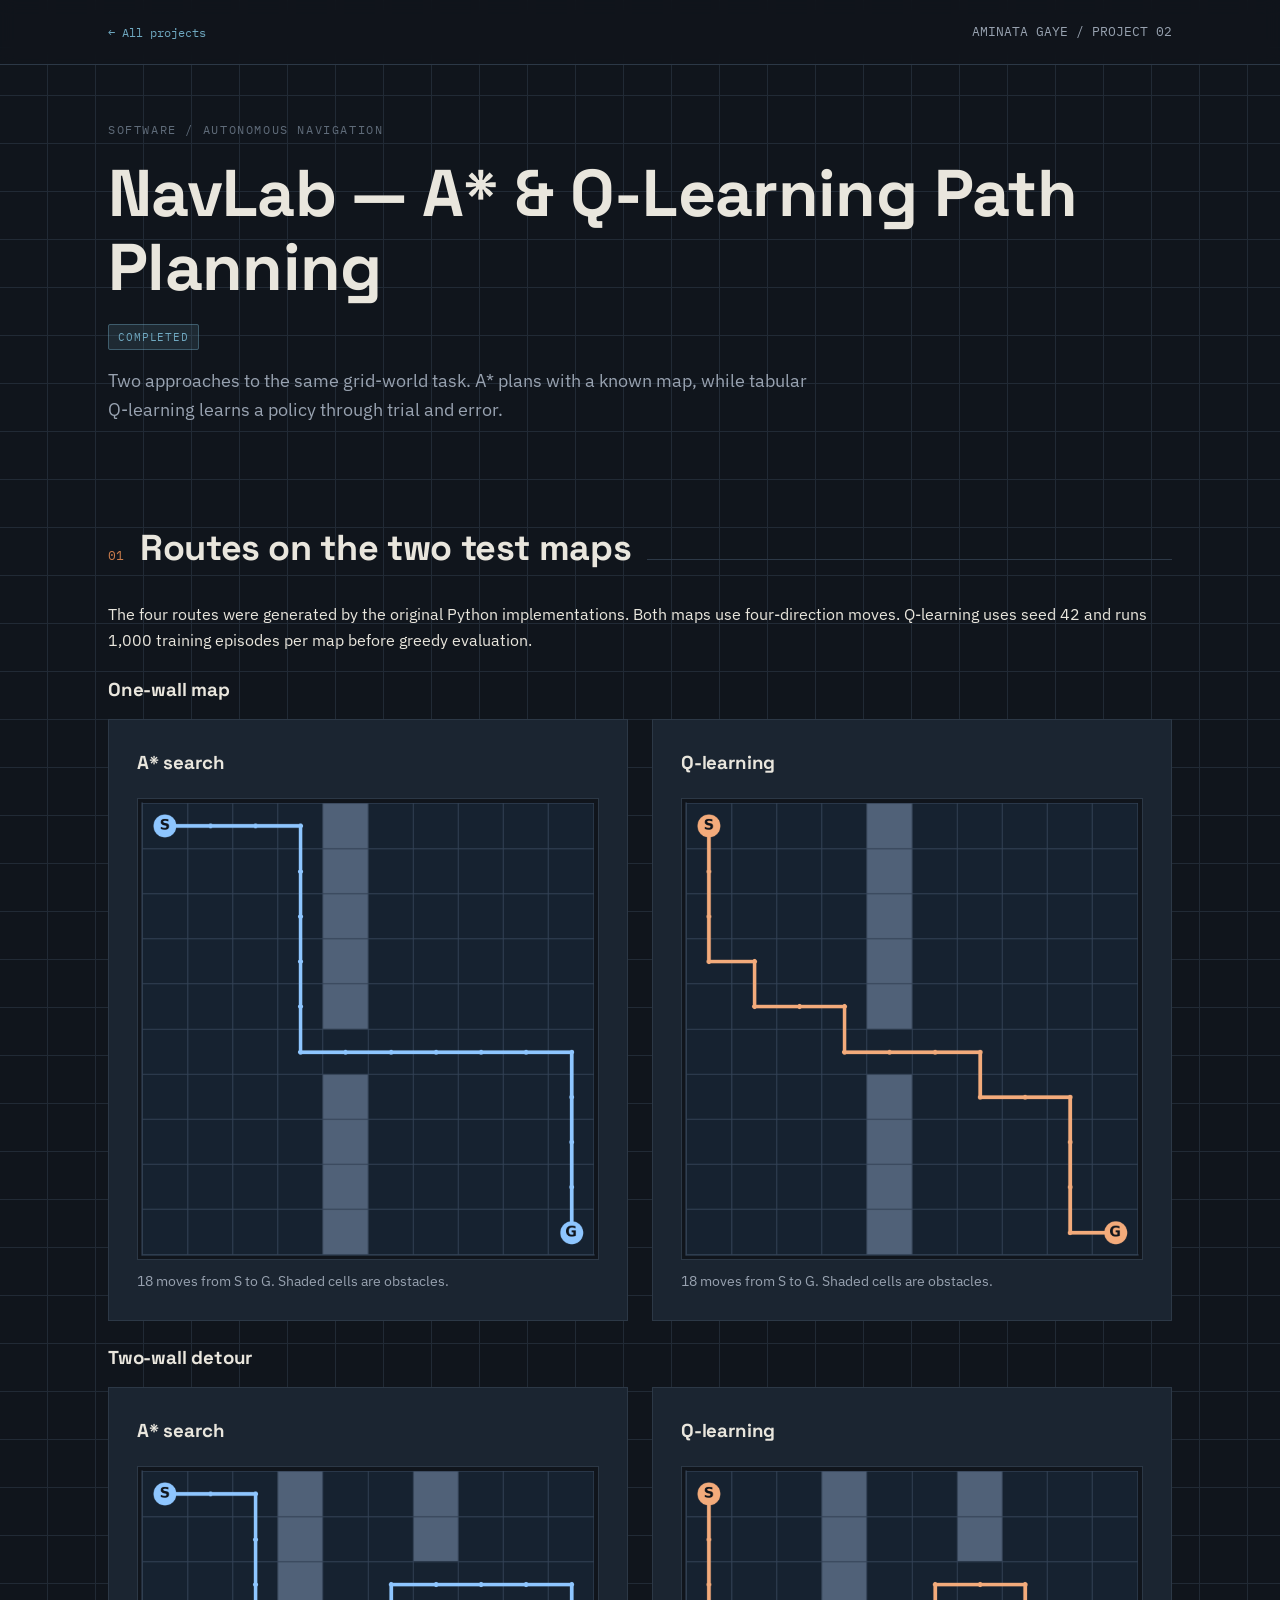
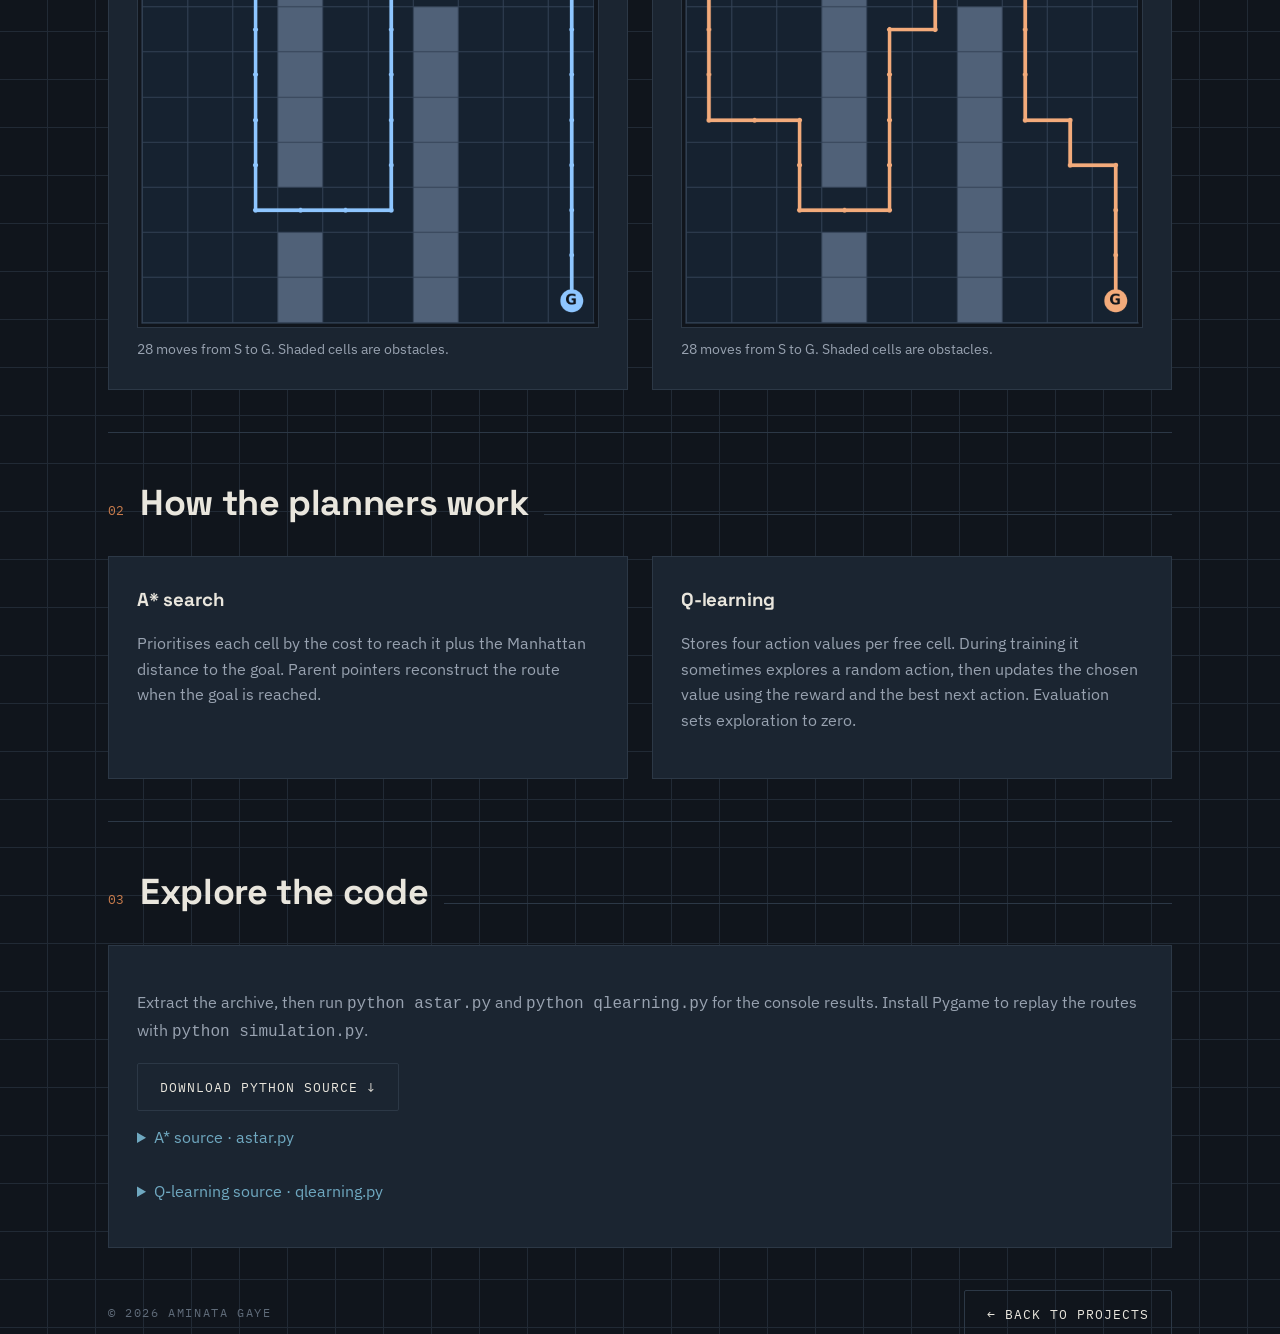
<file: navlab/index.html>
<!doctype html>
<html lang="en"><head><meta charset="utf-8"><meta name="viewport" content="width=device-width, initial-scale=1">
<title>NavLab — A* &amp; Q-Learning Path Planning — Aminata Gaye</title>
<link rel="preconnect" href="https://fonts.googleapis.com">
<link rel="preconnect" href="https://fonts.gstatic.com" crossorigin>
<link href="https://fonts.googleapis.com/css2?family=Space+Grotesk:wght@400;500;600;700&family=IBM+Plex+Sans:wght@400;500;600&family=IBM+Plex+Mono:wght@400;500;600&display=swap" rel="stylesheet">
<link rel="stylesheet" href="../project.css"></head><body>
<nav><div class="wrap detail-nav"><a href="../index.html#navlab-project">← All projects</a><span class="nav-mark">AMINATA GAYE / PROJECT 02</span></div></nav>
<header class="detail-hero wrap"><div class="label">Software / Autonomous navigation</div><h1>NavLab — A* &amp; Q-Learning Path Planning</h1><span class="status done">Completed</span><p class="intro">Two approaches to the same grid-world task. A* plans with a known map, while tabular Q-learning learns a policy through trial and error.</p></header>
<main class="wrap"><section class="detail-section"><div class="sec-head"><span class="sec-num">01</span><h2>Routes on the two test maps</h2><span class="rule"></span></div>
<p>The four routes were generated by the original Python implementations. Both maps use four-direction moves. Q-learning uses seed 42 and runs 1,000 training episodes per map before greedy evaluation.</p><h3 style="margin:22px 0 14px">One-wall map</h3><div class="detail-grid"><article class="panel"><h3>A* search</h3><figure class="chart"><img src="wall-astar.png" alt="A* search route through the one-wall map, showing obstacles and start and goal."><figcaption>18 moves from S to G. Shaded cells are obstacles.</figcaption></figure></article><article class="panel"><h3>Q-learning</h3><figure class="chart"><img src="wall-qlearning.png" alt="Q-learning route through the one-wall map, showing obstacles and start and goal."><figcaption>18 moves from S to G. Shaded cells are obstacles.</figcaption></figure></article></div><h3 style="margin:22px 0 14px">Two-wall detour</h3><div class="detail-grid"><article class="panel"><h3>A* search</h3><figure class="chart"><img src="detour-astar.png" alt="A* search route through the two-wall detour, showing obstacles and start and goal."><figcaption>28 moves from S to G. Shaded cells are obstacles.</figcaption></figure></article><article class="panel"><h3>Q-learning</h3><figure class="chart"><img src="detour-qlearning.png" alt="Q-learning route through the two-wall detour, showing obstacles and start and goal."><figcaption>28 moves from S to G. Shaded cells are obstacles.</figcaption></figure></article></div></section>
<section class="detail-section"><div class="sec-head"><span class="sec-num">02</span><h2>How the planners work</h2><span class="rule"></span></div>
<div class="detail-grid"><article class="panel"><h3>A* search</h3><p>Prioritises each cell by the cost to reach it plus the Manhattan distance to the goal. Parent pointers reconstruct the route when the goal is reached.</p></article><article class="panel"><h3>Q-learning</h3><p>Stores four action values per free cell. During training it sometimes explores a random action, then updates the chosen value using the reward and the best next action. Evaluation sets exploration to zero.</p></article></div></section>
<section class="detail-section"><div class="sec-head"><span class="sec-num">03</span><h2>Explore the code</h2><span class="rule"></span></div>
<article class="panel"><p>Extract the archive, then run <code>python astar.py</code> and <code>python qlearning.py</code> for the console results. Install Pygame to replay the routes with <code>python simulation.py</code>.</p><div class="source-links"><a class="btn btn-ghost" href="navlab-source.zip" download>Download Python source ↓</a></div><details><summary>A* source · astar.py</summary><pre class="terminal"><code>import heapq

# calculate the Manhattan distance between two points.
def manhattan(position, goal):
    row, col = position
    goal_row, goal_col = goal
    return abs(row - goal_row) + abs(col - goal_col)

# Reconstruct the path from the start to the goal using the came_from dictionary.
def reconstruct_path(came_from, current_cell):
    path = [current_cell]

    while current_cell in came_from:
        current_cell = came_from[current_cell]
        path.append(current_cell)

    path.reverse()
    return path

# A* algorithm implementation to find the shortest path in a grid.
def astar(grid, start, goal):
    frontier = []
    heapq.heappush(frontier, (manhattan(start, goal), start))
    g_score = {start: 0}
    came_from = {}

    directions = [
        (-1, 0),  # Up
        (1, 0),   # Down
        (0, -1),  # Left
        (0, 1),   # Right
    ]

    while frontier:
        _, current_cell = heapq.heappop(frontier)

        if current_cell == goal:
            return reconstruct_path(came_from, current_cell)

        row, col = current_cell

        for row_change, col_change in directions:
            new_row = row + row_change
            new_col = col + col_change
            neighbour = (new_row, new_col)

            if (
                0 &lt;= new_row &lt; len(grid)
                and 0 &lt;= new_col &lt; len(grid[new_row])
                and grid[new_row][new_col] == 0
            ):
                tentative_g = g_score[current_cell] + 1

                if neighbour not in g_score or tentative_g &lt; g_score[neighbour]:
                    came_from[neighbour] = current_cell
                    g_score[neighbour] = tentative_g
                    f_score = tentative_g + manhattan(neighbour, goal)
                    heapq.heappush(frontier, (f_score, neighbour))

    return None


# Main function to test the A* algorithm.
if __name__ == &quot;__main__&quot;:
    from time import perf_counter

    from environment import detour_grid, goal, grid, start

    for map_name, map_grid in ((&quot;One-wall map&quot;, grid), (&quot;Two-wall detour&quot;, detour_grid)):
        planning_start = perf_counter()
        path = astar(map_grid, start, goal)
        planning_seconds = perf_counter() - planning_start

        print(f&quot;\nMap: {map_name}&quot;)
        print(f&quot;A* planning time: {planning_seconds * 1_000_000:.1f} µs&quot;)
        print(&quot;A* path:&quot;, path)
        if path is None:
            print(&quot;No path exists.&quot;)
        else:
            print(&quot;Number of moves:&quot;, len(path) - 1)
</code></pre></details><details><summary>Q-learning source · qlearning.py</summary><pre class="terminal"><code>import random
from time import perf_counter

from environment import detour_grid, get_reward, goal, grid, move, start

# Define the possible actions: up, down, left, right.
actions = [
    (-1, 0),  # Up
    (1, 0),   # Down
    (0, -1),  # Left
    (0, 1),   # Right
]

# Choose an action based on the Q-table and epsilon-greedy policy.
def choose_action(q_table, position, epsilon):
    if random.random() &lt; epsilon:
        return random.randrange(len(actions))

    values = q_table[position]
    best_value = max(values)
    best_actions = []

    for index, value in enumerate(values):
        if value == best_value:
            best_actions.append(index)

    return random.choice(best_actions)

# Run the Q-learning algorithm on the given map grid.
def run_q_learning(seed=42, map_grid=grid):
    random.seed(seed)

    q_table = {}
    for row in range(len(map_grid)):
        for col in range(len(map_grid[row])):
            if map_grid[row][col] == 0:
                q_table[(row, col)] = [0.0, 0.0, 0.0, 0.0]

    alpha = 0.1
    gamma = 0.9
    epsilon = 0.2
    episodes = 1000
    max_steps = 200

    # Time the training loop.
    training_start = perf_counter()

    for episode in range(episodes):
        position = start
        steps = 0

        while position != goal and steps &lt; max_steps:
            action_index = choose_action(q_table, position, epsilon)
            next_position = move(map_grid, position, actions[action_index])
            reward = get_reward(next_position, goal)

            old_value = q_table[position][action_index]
            if next_position == goal:
                target = reward
            else:
                target = reward + gamma * max(q_table[next_position])

            q_table[position][action_index] = (
                old_value + alpha * (target - old_value)
            )

            position = next_position
            steps += 1

    training_seconds = perf_counter() - training_start

    # Time evaluation with exploration and Q-value updates off.
    position = start
    evaluation_path = [position]
    evaluation_steps = 0
    evaluation_start = perf_counter()

    while position != goal and evaluation_steps &lt; max_steps:
        action_index = choose_action(q_table, position, 0.0)
        position = move(map_grid, position, actions[action_index])
        evaluation_path.append(position)
        evaluation_steps += 1

    evaluation_seconds = perf_counter() - evaluation_start

    print(&quot;Training seed:&quot;, seed)
    print(f&quot;Training time: {training_seconds * 1_000:.3f} ms&quot;)
    print(f&quot;Evaluation time: {evaluation_seconds * 1_000_000:.1f} µs&quot;)
    print(&quot;Evaluation reached goal:&quot;, position == goal)
    print(&quot;Evaluation steps:&quot;, evaluation_steps)
    print(&quot;Evaluation path:&quot;, evaluation_path)

    return evaluation_path

# Main function to run Q-learning on both maps.
if __name__ == &quot;__main__&quot;:
    for map_name, map_grid in ((&quot;One-wall map&quot;, grid), (&quot;Two-wall detour&quot;, detour_grid)):
        print(f&quot;\nMap: {map_name}&quot;)
        run_q_learning(seed=42, map_grid=map_grid)
</code></pre></details></article></section>
</main>
<footer class="wrap"><span class="label">© 2026 AMINATA GAYE</span><a class="btn btn-ghost" href="../index.html#navlab-project">← Back to projects</a></footer>
</body></html>
</file>
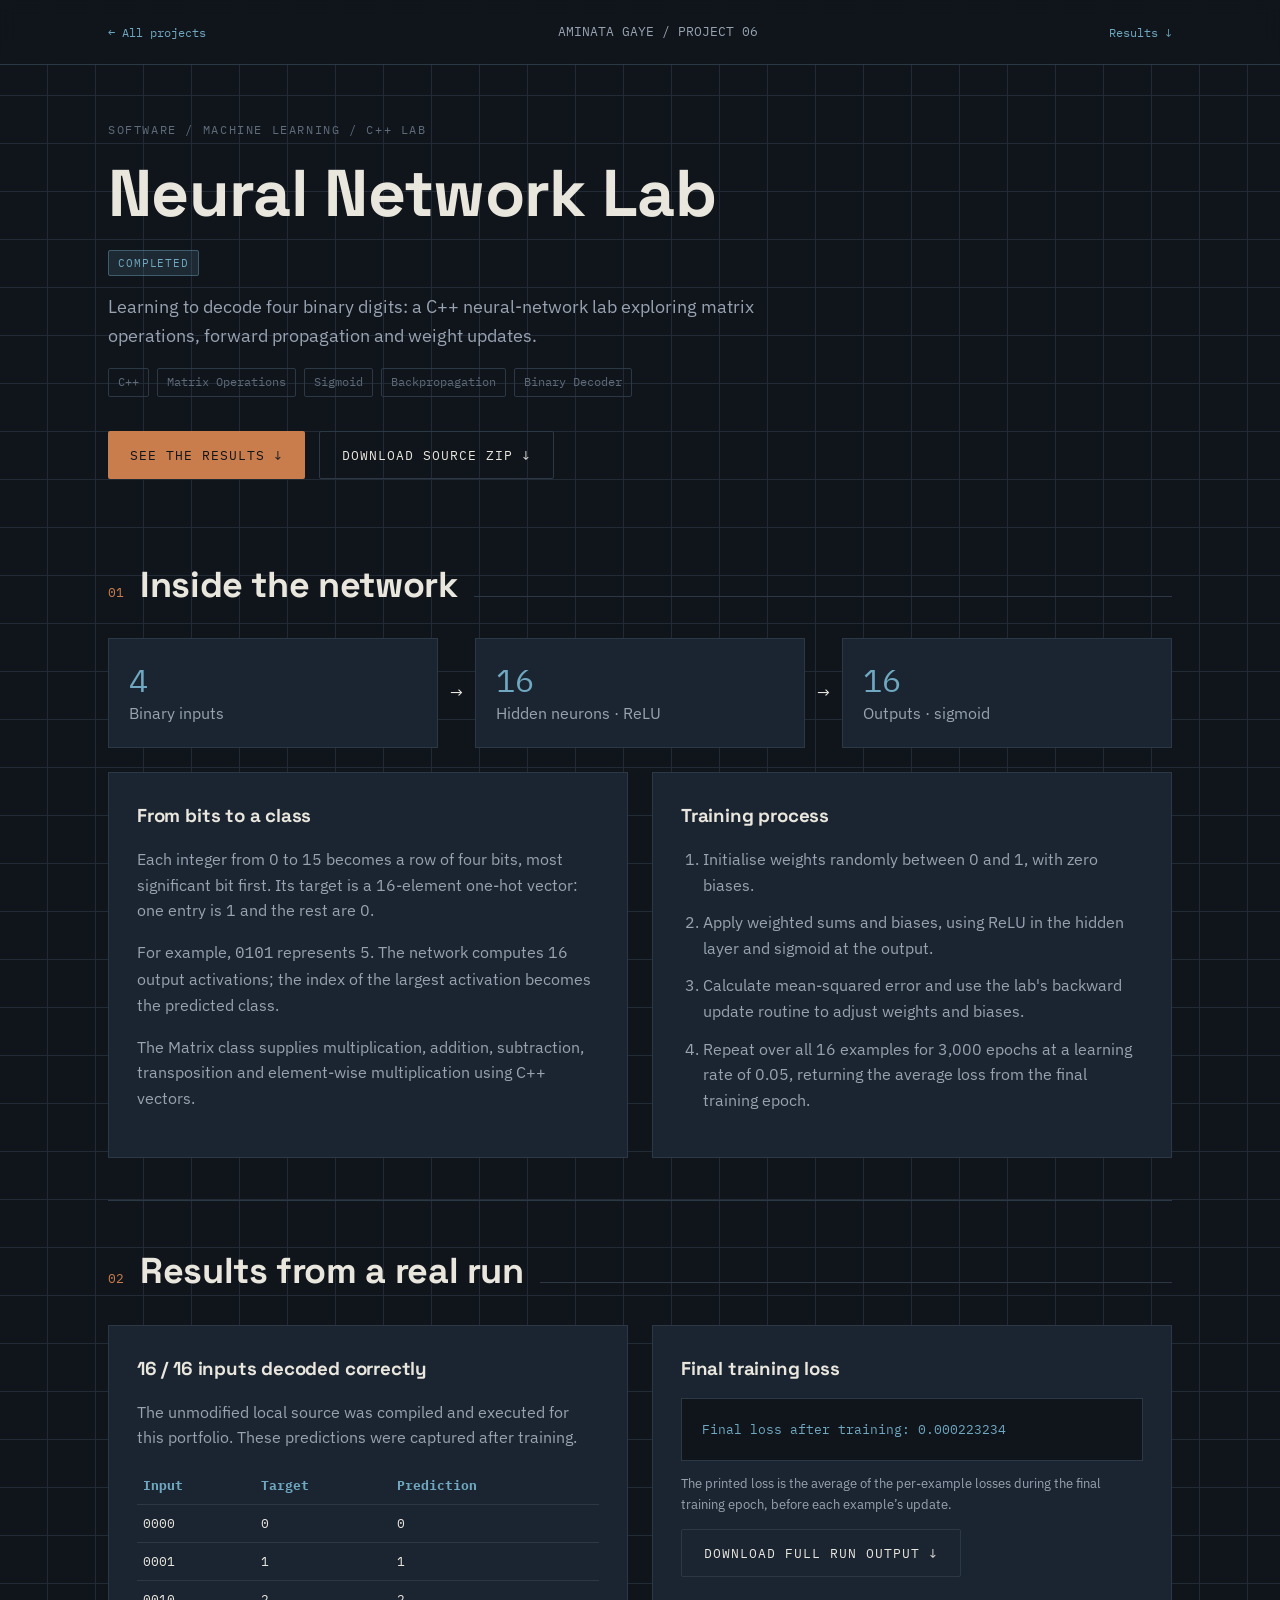
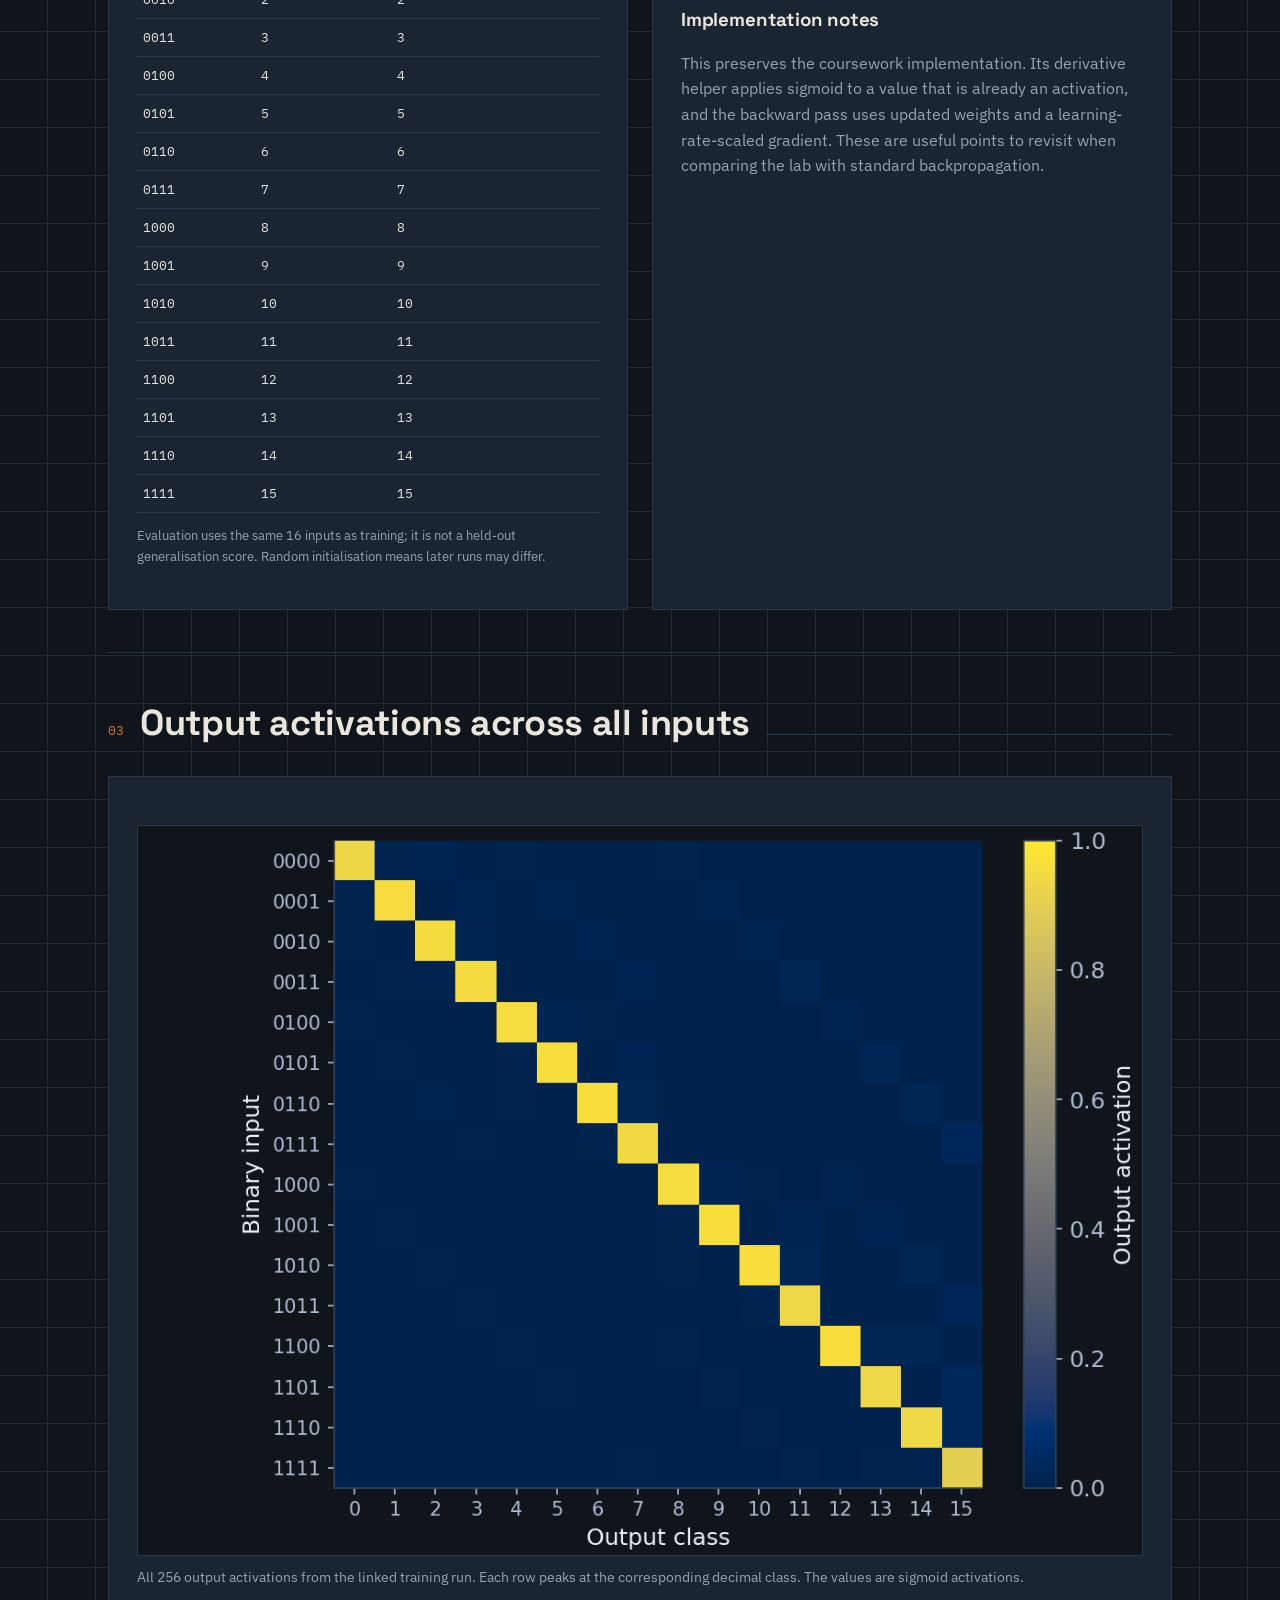
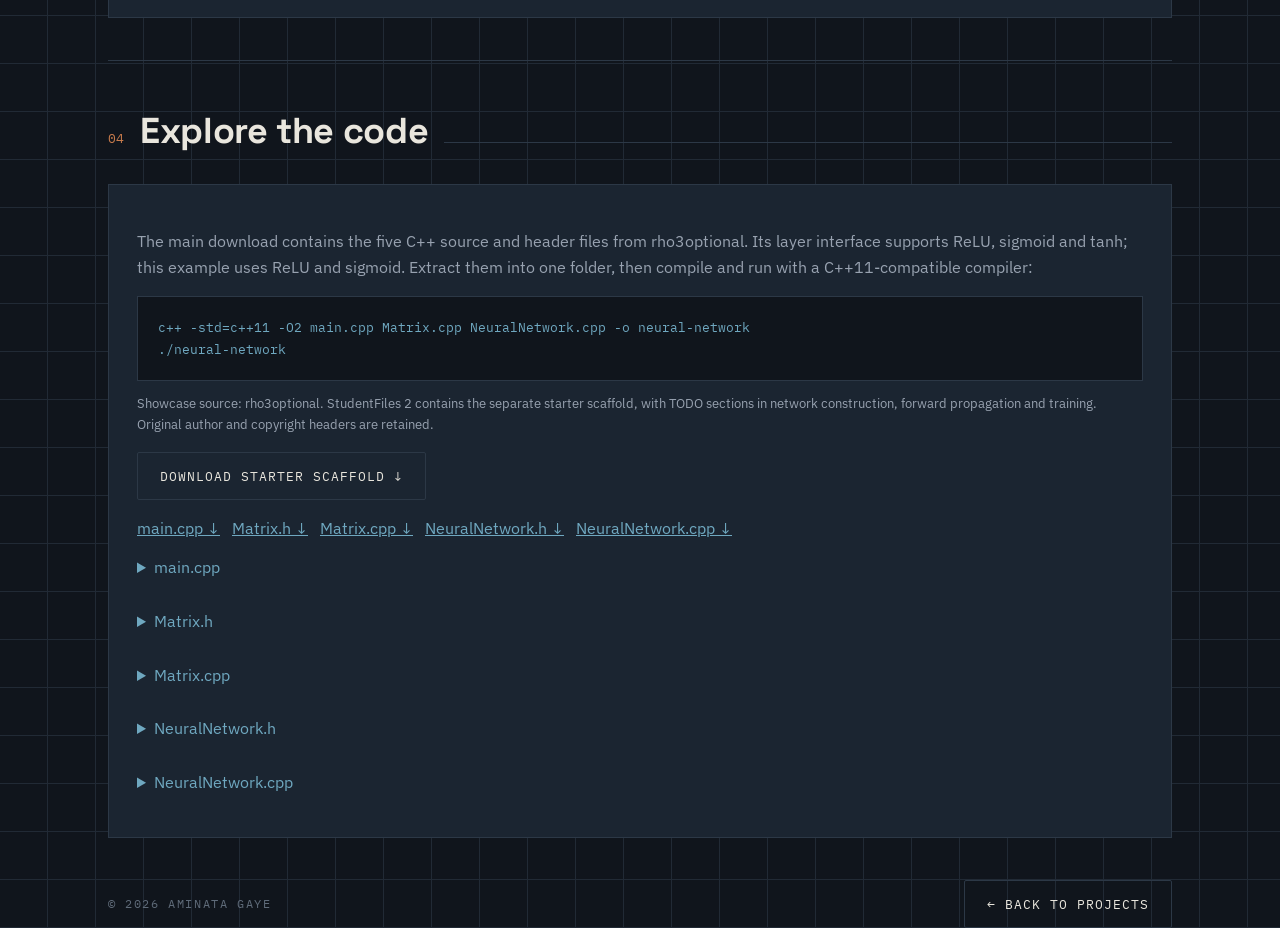
<file: neural-network/index.html>
<!DOCTYPE html>
<html lang="en"><head><meta charset="UTF-8"><meta name="viewport" content="width=device-width, initial-scale=1.0"><title>Neural Network Lab — Aminata Gaye</title><link rel="preconnect" href="https://fonts.googleapis.com">
<link rel="preconnect" href="https://fonts.gstatic.com" crossorigin>
<link href="https://fonts.googleapis.com/css2?family=Space+Grotesk:wght@400;500;600;700&family=IBM+Plex+Sans:wght@400;500;600&family=IBM+Plex+Mono:wght@400;500;600&display=swap" rel="stylesheet">
<style>
  :root{
    --bg: #10151c;
    --bg-alt: #141b24;
    --surface: #1b2531;
    --surface-2: #212c3a;
    --line: #2c3846;
    --line-soft: #212a35;
    --text: #e9e6dd;
    --text-dim: #98a2b0;
    --text-faint: #5f6b79;
    --copper: #c97c4c;
    --copper-soft: rgba(201,124,76,0.14);
    --blue: #6fa8c0;
    --blue-soft: rgba(111,168,192,0.14);
    --amber: #d9a441;
    --radius: 2px;
    --maxw: 1120px;
  }

  *{ box-sizing: border-box; }
  html{ scroll-behavior: smooth; }
  @media (prefers-reduced-motion: reduce){
    html{ scroll-behavior: auto; }
    *{ animation-duration: 0.01ms !important; animation-iteration-count: 1 !important; transition-duration: 0.01ms !important; }
  }

  body{
    margin:0;
    background: var(--bg);
    color: var(--text);
    font-family: 'IBM Plex Sans', sans-serif;
    font-size: 16px;
    line-height: 1.6;
    background-image:
      linear-gradient(var(--line-soft) 1px, transparent 1px),
      linear-gradient(90deg, var(--line-soft) 1px, transparent 1px);
    background-size: 48px 48px;
    background-position: -1px -1px;
  }

  a{ color: inherit; }
  h1,h2,h3{ font-family: 'Space Grotesk', sans-serif; margin: 0; letter-spacing: -0.01em; }

  .label{
    font-family: 'IBM Plex Mono', monospace;
    font-size: 11.5px;
    letter-spacing: 0.14em;
    text-transform: uppercase;
    color: var(--text-faint);
  }

  .wrap{ max-width: var(--maxw); margin: 0 auto; padding: 0 28px; }

  /* ---------- NAV ---------- */
  nav{
    position: sticky; top: 0; z-index: 50;
    background: rgba(16,21,28,0.88);
    backdrop-filter: blur(8px);
    border-bottom: 1px solid var(--line);
  }
  nav .wrap{ display:flex; align-items:center; justify-content:space-between; height:64px; }
  .nav-mark{ display:flex; align-items:center; gap:10px; font-family:'IBM Plex Mono',monospace; font-size:13px; color:var(--text-dim); }
  .nav-mark .dot{ width:8px; height:8px; border:1.5px solid var(--copper); border-radius:50%; position:relative; }
  .nav-mark .dot::after{ content:""; position:absolute; inset:2px; background:var(--copper); border-radius:50%; }
  .nav-links{ display:flex; gap: 28px; list-style:none; margin:0; padding:0; }
  .nav-links a{
    text-decoration:none; font-family:'IBM Plex Mono', monospace; font-size:12.5px;
    letter-spacing:0.08em; text-transform:uppercase; color: var(--text-dim);
    padding: 4px 2px; border-bottom: 1px solid transparent;
    transition: color .15s ease, border-color .15s ease;
  }
  .nav-links a:hover, .nav-links a:focus-visible{ color: var(--copper); border-color: var(--copper); }
  .nav-cta{
    font-family:'IBM Plex Mono', monospace; font-size:12px; text-transform:uppercase; letter-spacing:.08em;
    color: var(--bg); background: var(--copper); padding: 8px 14px; text-decoration:none;
    border-radius: var(--radius);
  }
  .nav-toggle{ display:none; }

  a:focus-visible, button:focus-visible{ outline: 2px solid var(--blue); outline-offset: 3px; }

  /* ---------- HERO / TITLE BLOCK ---------- */
  .hero{
    position: relative;
    border-bottom: 1px solid var(--line);
    padding: 64px 0 0 0;
  }
  .crop{
    position:absolute; width:18px; height:18px; opacity:0.55;
  }
  .crop::before, .crop::after{ content:""; position:absolute; background: var(--text-faint); }
  .crop::before{ width:100%; height:1px; top:50%; }
  .crop::after{ width:1px; height:100%; left:50%; }
  .crop.tl{ top:14px; left:14px; }
  .crop.tr{ top:14px; right:14px; }

  .hero-inner{ padding: 40px 0 56px; position:relative; }
  .hero-eyebrow{
    display:flex; align-items:center; gap:10px; margin-bottom:22px;
  }
  .hero-eyebrow .rule{ flex:1; height:1px; background: var(--line); }

  .hero h1{
    font-size: clamp(44px, 8vw, 84px);
    font-weight: 700;
    line-height: 0.98;
    color: var(--text);
  }
  .hero h1 span{ color: var(--copper); }

  .hero-sub{
    margin-top: 18px;
    max-width: 560px;
    font-size: 17px;
    color: var(--text-dim);
  }

  .hero-actions{ display:flex; gap:14px; margin-top: 34px; flex-wrap: wrap; }
  .btn{
    font-family:'IBM Plex Mono', monospace; font-size:12.5px; text-transform:uppercase; letter-spacing:.08em;
    padding: 13px 22px; text-decoration:none; border-radius: var(--radius);
    display:inline-flex; align-items:center; gap:8px;
    transition: transform .15s ease, border-color .15s ease, background .15s ease;
  }
  .btn-primary{ background: var(--copper); color: var(--bg); }
  .btn-primary:hover{ transform: translateY(-1px); }
  .btn-ghost{ border: 1px solid var(--line); color: var(--text); }
  .btn-ghost:hover{ border-color: var(--blue); color: var(--blue); }

  /* title block strip */
  .titleblock{
    border-top: 1px solid var(--line);
    display:grid;
    grid-template-columns: repeat(4, 1fr);
  }
  .tb-cell{
    padding: 16px 20px;
    border-right: 1px solid var(--line);
  }
  .tb-cell:last-child{ border-right:none; }
  .tb-cell .label{ margin-bottom:6px; }
  .tb-cell .val{ font-family:'IBM Plex Mono', monospace; font-size:13.5px; color: var(--text); }
  .tb-cell .val.copper{ color: var(--copper); }

  /* ---------- SECTION SHELL ---------- */
  section{ padding: 84px 0; border-bottom: 1px solid var(--line); position:relative; }
  section:last-of-type{ border-bottom:none; }
  .sec-head{ display:flex; align-items:baseline; gap:16px; margin-bottom: 44px; }
  .sec-num{ font-family:'IBM Plex Mono', monospace; color: var(--copper); font-size: 13px; }
  .sec-head h2{ font-size: clamp(26px, 4vw, 36px); }
  .sec-head .rule{ flex:1; height:1px; background: var(--line); }

  /* ---------- ABOUT ---------- */
  .about-grid{ display:grid; grid-template-columns: 1.3fr 1fr; gap: 56px; }
  .about-text p{ color: var(--text-dim); font-size: 16px; margin: 0 0 16px; max-width: 560px; }
  .about-text strong{ color: var(--text); font-weight: 600; }

  .spec-sheet{ border: 1px solid var(--line); border-radius: var(--radius); background: var(--surface); }
  .spec-sheet .sh{
    padding: 14px 18px; border-bottom: 1px solid var(--line);
    font-family:'IBM Plex Mono', monospace; font-size:12px; letter-spacing:.1em; text-transform:uppercase; color: var(--text-faint);
  }
  .spec-row{
    display:flex; justify-content:space-between; gap: 12px;
    padding: 13px 18px; border-bottom: 1px solid var(--line-soft);
    font-size: 14px;
  }
  .spec-row:last-child{ border-bottom:none; }
  .spec-row .k{ color: var(--text-faint); font-family:'IBM Plex Mono', monospace; font-size:12.5px; }
  .spec-row .v{ color: var(--text); text-align:right; }

  /* ---------- SKILLS ---------- */
  .skills-grid{ display:grid; grid-template-columns: repeat(3, 1fr); gap: 1px; background: var(--line); border: 1px solid var(--line); }
  .skill-col{ background: var(--bg); padding: 28px 26px; }
  .skill-col .tag{
    display:inline-block; font-family:'IBM Plex Mono', monospace; font-size:11px; letter-spacing:.1em;
    text-transform:uppercase; color: var(--bg); background: var(--blue); padding: 3px 8px; border-radius: var(--radius); margin-bottom: 16px;
  }
  .skill-col:nth-child(1) .tag{ background: var(--copper); }
  .skill-col:nth-child(3) .tag{ background: var(--amber); }
  .skill-col h3{ font-size: 19px; margin-bottom: 14px; }
  .skill-col ul{ list-style:none; margin:0; padding:0; }
  .skill-col li{
    font-size: 14.5px; color: var(--text-dim); padding: 8px 0; border-top: 1px solid var(--line-soft);
    display:flex; align-items:center; gap:10px;
  }
  .skill-col li:first-of-type{ border-top:none; }
  .skill-col li::before{ content:""; width:5px; height:5px; background: var(--text-faint); flex-shrink:0; }

  /* ---------- PROJECTS ---------- */
  .projects{ display:flex; flex-direction:column; gap: 22px; }
  .project-card{
    border: 1px solid var(--line); border-radius: var(--radius); background: var(--surface);
    display:grid; grid-template-columns: 220px 1fr; position:relative; overflow:hidden;
  }
  .project-card.featured{ border-color: var(--copper); }
  .pc-side{
    background: var(--surface-2); border-right: 1px solid var(--line);
    padding: 24px 20px; display:flex; flex-direction:column; justify-content:space-between;
  }
  .pc-index{ font-family:'IBM Plex Mono', monospace; font-size: 34px; color: var(--line); font-weight:600; }
  .status{
    font-family:'IBM Plex Mono', monospace; font-size: 11px; text-transform:uppercase; letter-spacing:.08em;
    padding: 5px 9px; border-radius: var(--radius); width: fit-content;
  }
  .status.progress{ background: var(--copper-soft); color: var(--copper); border:1px solid rgba(201,124,76,0.4); }
  .status.done{ background: var(--blue-soft); color: var(--blue); border:1px solid rgba(111,168,192,0.4); }
  .status.planned{ background: rgba(152,162,176,0.1); color: var(--text-faint); border:1px solid var(--line); }

  .pc-main{ padding: 26px 28px; }
  .pc-top{ display:flex; align-items:flex-start; justify-content:space-between; gap: 16px; margin-bottom: 10px; }
  .pc-main h3{ font-size: 22px; }
  .featured-flag{
    font-family:'IBM Plex Mono', monospace; font-size: 10.5px; text-transform:uppercase; letter-spacing:.1em;
    color: var(--copper); border: 1px solid var(--copper); padding: 3px 8px; border-radius: var(--radius); white-space:nowrap;
  }
  .pc-main p{ color: var(--text-dim); font-size: 14.5px; margin: 0 0 16px; max-width: 620px; }
  .pc-tags{ display:flex; flex-wrap:wrap; gap: 8px; }
  .pc-tags span{
    font-family:'IBM Plex Mono', monospace; font-size: 11.5px; color: var(--text-faint);
    border: 1px solid var(--line); padding: 4px 9px; border-radius: var(--radius);
  }

  @media (max-width: 720px){
    .project-card{ grid-template-columns: 1fr; }
    .pc-side{ flex-direction:row; border-right:none; border-bottom:1px solid var(--line); align-items:center; }
  }

  /* ---------- CONTACT ---------- */
  .contact-block{
    display:grid; grid-template-columns: 1fr 1fr; gap: 40px; align-items:end;
  }
  .contact-block h2{ font-size: clamp(28px,5vw,44px); max-width: 480px; }
  .contact-sub{ margin-top: 14px; max-width: 420px; color: var(--text-dim); font-size: 15px; }
  .contact-links{ display:flex; flex-direction:column; gap: 0; }
  .contact-links a{
    display:flex; align-items:center; justify-content:space-between;
    padding: 16px 0; border-top: 1px solid var(--line);
    text-decoration:none; font-family:'IBM Plex Mono', monospace; font-size: 14px; color: var(--text);
    transition: color .15s ease, padding-left .15s ease;
  }
  .contact-links a:last-child{ border-bottom: 1px solid var(--line); }
  .contact-links a .arrow{ color: var(--text-faint); transition: transform .15s ease; }
  .contact-links a:hover{ color: var(--copper); padding-left: 6px; }
  .contact-links a:hover .arrow{ transform: translateX(3px); color: var(--copper); }

  footer{
    padding: 28px 0; display:flex; justify-content:space-between; align-items:center; flex-wrap:wrap; gap: 10px;
  }
  footer .label{ color: var(--text-faint); }

  @media (max-width: 860px){
    .titleblock{ grid-template-columns: repeat(2, 1fr); }
    .tb-cell:nth-child(2){ border-right:none; }
    .about-grid{ grid-template-columns: 1fr; }
    .skills-grid{ grid-template-columns: 1fr; }
    .contact-block{ grid-template-columns: 1fr; }
    .nav-links{ display:none; }
  }

.detail-hero{padding:56px 28px 36px}.detail-hero h1{font-size:clamp(36px,7vw,66px);margin:18px 0}.intro{max-width:700px;color:var(--text-dim);font-size:18px}.detail-grid{display:grid;grid-template-columns:1fr 1fr;gap:24px}.panel{padding:28px;background:var(--surface);border:1px solid var(--line);min-width:0}.panel h3{margin-bottom:14px}.panel p,.panel li{color:var(--text-dim)}.panel ol{padding-left:22px}.panel li{margin:12px 0}.detail-section{padding:42px 0}.detail-section .sec-head{margin-bottom:24px}.terminal{background:var(--bg);padding:20px;border:1px solid var(--line);overflow:auto;font:13px/1.65 'IBM Plex Mono',monospace;color:var(--blue)}.caption{font-size:13px;color:var(--text-dim)}.detail-nav{display:flex;gap:16px;align-items:center;flex-wrap:wrap}.detail-nav a{font:12px 'IBM Plex Mono',monospace;text-decoration:none;color:var(--blue)}details summary{cursor:pointer;color:var(--blue);padding:14px 0}section{scroll-margin-top:85px}@media(max-width:720px){.detail-grid{grid-template-columns:1fr}.panel{padding:20px}.detail-nav .nav-mark{display:none}.terminal{font-size:11px;padding:12px}}
.architecture{display:flex;align-items:center;gap:12px;flex-wrap:wrap;margin:24px 0}.layer{flex:1;min-width:130px;padding:20px;border:1px solid var(--line);background:var(--surface)}.layer strong{display:block;font:32px 'IBM Plex Mono',monospace;color:var(--blue)}.layer span{color:var(--text-dim)}.results{width:100%;border-collapse:collapse;font:13px 'IBM Plex Mono',monospace}.results th,.results td{text-align:left;padding:10px 6px;border-bottom:1px solid var(--line)}.results th{color:var(--blue)}.file-list{display:flex;gap:12px;flex-wrap:wrap}.file-list a{color:var(--blue)}
@media(max-width:720px){.architecture{flex-direction:column;align-items:stretch}.architecture>span{text-align:center;transform:rotate(90deg)}.layer{text-align:center}}

.chart { margin: 20px 0 0; }
.chart img { display: block; width: 100%; height: auto; border: 1px solid var(--line); }
.chart figcaption { margin-top: 10px; color: var(--text-dim); font-size: 14px; }
.data-table { width: 100%; border-collapse: collapse; font: 13px/1.5 'IBM Plex Mono', monospace; }
.data-table td, .data-table th { border-bottom: 1px solid var(--line); padding: 8px; text-align: right; }
.data-table td:first-child, .data-table th:first-child { text-align: left; }
.table-wrap { overflow-x: auto; }
.detail-grid > * { min-width: 0; }
.source-links { display: flex; flex-wrap: wrap; gap: 10px; margin-top: 18px; }
.source-links a { overflow-wrap: anywhere; }
.cad-views details { margin-top: 12px; border-top: 1px solid var(--line); }
.cad-views summary:focus-visible { outline: 2px solid var(--blue); outline-offset: 3px; }

.detail-hero h1 { line-height: 1.12; }
.cad-views .chart img { max-height: 560px; object-fit: contain; background: var(--bg); }
</style></head><body>
<nav><div class="wrap detail-nav"><a href="../index.html#neural-network-project">← All projects</a><span class="nav-mark">AMINATA GAYE / PROJECT 06</span><a href="#results">Results ↓</a></div></nav>
<header class="detail-hero wrap"><div class="label">Software / Machine learning / C++ lab</div><h1>Neural Network Lab</h1><span class="status done">Completed</span><p class="intro">Learning to decode four binary digits: a C++ neural-network lab exploring matrix operations, forward propagation and weight updates.</p><div class="pc-tags"><span>C++</span><span>Matrix Operations</span><span>Sigmoid</span><span>Backpropagation</span><span>Binary Decoder</span></div><div class="hero-actions"><a class="btn btn-primary" href="#results">See the results ↓</a><a class="btn btn-ghost" href="neural-network-source.zip" download>Download source ZIP ↓</a></div></header>
<main class="wrap"><section class="detail-section" id="implementation"><div class="sec-head"><span class="sec-num">01</span><h2>Inside the network</h2><span class="rule"></span></div>
<div class="architecture" aria-label="Network architecture: 4 inputs, 16 hidden neurons, 16 outputs"><div class="layer"><strong>4</strong><span>Binary inputs</span></div><span aria-hidden="true">→</span><div class="layer"><strong>16</strong><span>Hidden neurons · ReLU</span></div><span aria-hidden="true">→</span><div class="layer"><strong>16</strong><span>Outputs · sigmoid</span></div></div>
<div class="detail-grid"><article class="panel"><h3>From bits to a class</h3><p>Each integer from 0 to 15 becomes a row of four bits, most significant bit first. Its target is a 16-element one-hot vector: one entry is 1 and the rest are 0.</p><p>For example, <code>0101</code> represents 5. The network computes 16 output activations; the index of the largest activation becomes the predicted class.</p><p>The Matrix class supplies multiplication, addition, subtraction, transposition and element-wise multiplication using C++ vectors.</p></article><article class="panel"><h3>Training process</h3><ol><li>Initialise weights randomly between 0 and 1, with zero biases.</li><li>Apply weighted sums and biases, using ReLU in the hidden layer and sigmoid at the output.</li><li>Calculate mean-squared error and use the lab's backward update routine to adjust weights and biases.</li><li>Repeat over all 16 examples for 3,000 epochs at a learning rate of 0.05, returning the average loss from the final training epoch.</li></ol></article></div></section>
<section class="detail-section" id="results"><div class="sec-head"><span class="sec-num">02</span><h2>Results from a real run</h2><span class="rule"></span></div><div class="detail-grid"><article class="panel"><h3>16 / 16 inputs decoded correctly</h3><p>The unmodified local source was compiled and executed for this portfolio. These predictions were captured after training.</p><table class="results"><thead><tr><th scope="col">Input</th><th scope="col">Target</th><th scope="col">Prediction</th></tr></thead><tbody><tr><td>0000</td><td>0</td><td>0</td></tr><tr><td>0001</td><td>1</td><td>1</td></tr><tr><td>0010</td><td>2</td><td>2</td></tr><tr><td>0011</td><td>3</td><td>3</td></tr><tr><td>0100</td><td>4</td><td>4</td></tr><tr><td>0101</td><td>5</td><td>5</td></tr><tr><td>0110</td><td>6</td><td>6</td></tr><tr><td>0111</td><td>7</td><td>7</td></tr><tr><td>1000</td><td>8</td><td>8</td></tr><tr><td>1001</td><td>9</td><td>9</td></tr><tr><td>1010</td><td>10</td><td>10</td></tr><tr><td>1011</td><td>11</td><td>11</td></tr><tr><td>1100</td><td>12</td><td>12</td></tr><tr><td>1101</td><td>13</td><td>13</td></tr><tr><td>1110</td><td>14</td><td>14</td></tr><tr><td>1111</td><td>15</td><td>15</td></tr></tbody></table><p class="caption">Evaluation uses the same 16 inputs as training; it is not a held-out generalisation score. Random initialisation means later runs may differ.</p></article><article class="panel"><h3>Final training loss</h3><pre class="terminal">Final loss after training: 0.000223234</pre><p class="caption">The printed loss is the average of the per-example losses during the final training epoch, before each example’s update.</p><a class="btn btn-ghost" href="output.txt" download>Download full run output ↓</a><h3 style="margin-top:28px">Implementation notes</h3><p>This preserves the coursework implementation. Its derivative helper applies sigmoid to a value that is already an activation, and the backward pass uses updated weights and a learning-rate-scaled gradient. These are useful points to revisit when comparing the lab with standard backpropagation.</p></article></div></section>
<section class="detail-section"><div class="sec-head"><span class="sec-num">03</span><h2>Output activations across all inputs</h2><span class="rule"></span></div>
<article class="panel"><figure class="chart"><img src="activations.png" alt="A 16-by-16 heatmap with each row&#x27;s peak on its expected output class."><figcaption>All 256 output activations from the linked training run. Each row peaks at the corresponding decimal class. The values are sigmoid activations.</figcaption></figure></article></section>
<section class="detail-section" id="source"><div class="sec-head"><span class="sec-num">04</span><h2>Explore the code</h2><span class="rule"></span></div><div class="panel"><p>The main download contains the five C++ source and header files from rho3optional. Its layer interface supports ReLU, sigmoid and tanh; this example uses ReLU and sigmoid. Extract them into one folder, then compile and run with a C++11-compatible compiler:</p><pre class="terminal">c++ -std=c++11 -O2 main.cpp Matrix.cpp NeuralNetwork.cpp -o neural-network
./neural-network</pre><p class="caption">Showcase source: rho3optional. StudentFiles 2 contains the separate starter scaffold, with TODO sections in network construction, forward propagation and training. Original author and copyright headers are retained.</p><p><a class="btn btn-ghost" href="studentfiles-2-starter.zip" download>Download starter scaffold ↓</a></p><div class="file-list"><a href="main.cpp" download>main.cpp ↓</a><a href="Matrix.h" download>Matrix.h ↓</a><a href="Matrix.cpp" download>Matrix.cpp ↓</a><a href="NeuralNetwork.h" download>NeuralNetwork.h ↓</a><a href="NeuralNetwork.cpp" download>NeuralNetwork.cpp ↓</a></div><details><summary>main.cpp</summary><pre class="terminal"><code>// showcase.cpp
#include &lt;iostream&gt;
#include &lt;vector&gt;
#include &quot;NeuralNetwork.h&quot;

// Binary input representation for numbers 0-15
Matrix inputFromInt(int n) {
    std::vector&lt;std::vector&lt;double&gt;&gt; d(1, std::vector&lt;double&gt;(4));
    d[0][0] = (n &gt;&gt; 3) &amp; 1;
    d[0][1] = (n &gt;&gt; 2) &amp; 1;
    d[0][2] = (n &gt;&gt; 1) &amp; 1;
    d[0][3] = (n &gt;&gt; 0) &amp; 1;
    return Matrix(d);
}

// One-hot encoding target
Matrix targetFromInt(int n) {
    std::vector&lt;std::vector&lt;double&gt;&gt; d(1, std::vector&lt;double&gt;(16, 0.0));
    d[0][n] = 1.0;
    return Matrix(d);
}

int main() {
    // Build dataset
    std::vector&lt;Matrix&gt; inputs, targets;
    for (int i = 0; i &lt; 16; ++i) {
        inputs.push_back(inputFromInt(i));
        targets.push_back(targetFromInt(i));
    }

    // Create user-friendly network
    NeuralNetwork nn(0.05);
    nn.addLayer(4, 16, Activation::RELU);      // hidden
    nn.addLayer(16, 16, Activation::SIGMOID);  // output

    // Train
    double loss = nn.train(inputs, targets, 3000);
    std::cout &lt;&lt; &quot;Final loss after training: &quot; &lt;&lt; loss &lt;&lt; &quot;\n\n&quot;;

    // Test in lab screenshot format (Section 3.4 style)
    for (int i = 0; i &lt; 16; ++i) {
        Matrix out = nn.predict(inputFromInt(i));
        auto data = out.getData()[0];
        int pred = 0;
        for (int j = 1; j &lt; 16; ++j)
            if (data[j] &gt; data[pred]) pred = j;

        // Lab-style output (from p.7)
        std::cout &lt;&lt; &quot;**********************************************\n&quot;;
        std::cout &lt;&lt; &quot;Let&#x27;s test it out!\n&quot;;
        std::cout &lt;&lt; i &lt;&lt; &quot;\n&quot;;
        std::cout &lt;&lt; ((i &gt;&gt; 3) &amp; 1) &lt;&lt; ((i &gt;&gt; 2) &amp; 1)
                  &lt;&lt; ((i &gt;&gt; 1) &amp; 1) &lt;&lt; ((i &gt;&gt; 0) &amp; 1) &lt;&lt; &quot;\n&quot;;
        std::cout &lt;&lt; &quot;******************** OUTPUT *******************\n&quot;;
        for (int j = 0; j &lt; 16; ++j) {
            std::cout &lt;&lt; (j + 1) &lt;&lt; &quot;---&quot; &lt;&lt; data[j] &lt;&lt; &quot;\n&quot;;
        }
        std::cout &lt;&lt; &quot;**********************************************\n&quot;;
        std::cout &lt;&lt; &quot;Input &quot; &lt;&lt; ((i &gt;&gt; 3) &amp; 1) &lt;&lt; ((i &gt;&gt; 2) &amp; 1)
                  &lt;&lt; ((i &gt;&gt; 1) &amp; 1) &lt;&lt; ((i &gt;&gt; 0) &amp; 1)
                  &lt;&lt; &quot; -&gt; Prediction: &quot; &lt;&lt; pred &lt;&lt; &quot;\n\n&quot;;
    }

    return 0;
}</code></pre></details><details><summary>Matrix.h</summary><pre class="terminal"><code>/*
@Filename: Matrix.h
@Author: Ivan Ling (ivan.ling@soton.ac.uk)
@Version: 1.0

@Date: 27/10/2025
@copyright Copyright (c) 2025
*/

#ifndef MATRIX_H
#define MATRIX_H

#include &lt;vector&gt;
#include &lt;iostream&gt;
#include &lt;iomanip&gt;

using namespace std;

class Matrix
{
private: 
	std::vector&lt;std::vector&lt;double&gt;&gt; data;
	int row;
	int col;

public:	
	//Constructor
	Matrix(int r, int c, bool isRandom = false);
	Matrix(const std::vector&lt;std::vector&lt;double&gt;&gt;&amp; d);
	

	// Getters
    int getRows() const;
    int getCol() const;
    std::vector&lt;std::vector&lt;double&gt;&gt; getData() const;

	
	//Utility
	void print() const;
	Matrix transpose() const;

	//Operators
	Matrix operator+(const Matrix&amp; other) const;
	Matrix operator-(const Matrix&amp; other) const;
	Matrix operator*(const Matrix&amp; other) const;   //matrix multiplication
	Matrix operator*(double scalar) const;
	Matrix elementWiseMultiply(const Matrix&amp; other) const;

	//Static Helpers
	static double sigmoid(double x);
	static double dsigmoid(double x);

};

#endif // MATRIX_H</code></pre></details><details><summary>Matrix.cpp</summary><pre class="terminal"><code>/*
@Filename: Matrix.cpp
@Author: Ivan Ling (ivan.ling@soton.ac.uk)
@Version: 1.0

@Date: 27/10/2025
@copyright Copyright (c) 2025
*/

#include &quot;Matrix.h&quot;
#include &lt;random&gt;   // For rand() and RAND_MAX
#include &lt;cassert&gt;
#include &lt;cmath&gt;


//Constructor
Matrix::Matrix(int r, int c, bool isRandom): row(r), col(c){
	data.resize(r, std::vector&lt;double&gt;(c, 0.0)); // Initialize to zeros
	 if (isRandom) {
		 // &#x27;static&#x27; means these are created only once and reused for efficiency
		static std::random_device rd; // Create a random device to seed the random number generator
		static std::mt19937 gen(rd());  // Create a Mersenne Twister random number generator, seeded with the random device
		static std::uniform_real_distribution&lt;&gt;dis(0.0, 1.0);  // Create a uniform distribution that generates numbers between 0.0 and 1.0
		for(int i=0; i&lt;r; ++i){
			for(int j=0; j&lt; c; ++j){
				data[i][j]=dis(gen); // Assign a random number to the current matrix element
			}	
		}
	}
}

Matrix::Matrix(const std::vector&lt;std::vector&lt;double&gt;&gt;&amp; d)
    : data(d), row(static_cast&lt;int&gt;(d.size())), col(d.empty() ? 0 : static_cast&lt;int&gt;(d[0].size())) {
    // Optional: validate that all rows have the same length
    for (const auto&amp; r : d) {
        if (static_cast&lt;int&gt;(r.size()) != col) {
			throw std::invalid_argument(&quot;All rows must have the same number of columns.&quot;);	
        }
    }  
}


//getters
int Matrix::getRows() const { return row; }
int Matrix::getCol() const { return col; }
vector&lt;vector&lt;double&gt;&gt; Matrix::getData() const { return data; }



//Print the Matrix
void Matrix::print() const{
	for(const auto&amp; row:data){
		for(double val: row){
			std::cout&lt;&lt;val&lt;&lt;&quot;&quot;;
		}
		std::cout&lt;&lt;&quot;\n&quot;;
	}

}


//Transpose
Matrix Matrix::transpose() const
{
	Matrix result(col, row);
    for (int i = 0; i &lt; row; ++i) {
        for (int j = 0; j &lt; col; ++j) {
            result.data[j][i] = data[i][j];
        }
    }
    return result;
}


//Matrix Addition
Matrix Matrix::operator+(const Matrix&amp; other) const{
	assert (row==other.row &amp;&amp; col==other.col);
	Matrix result(row,col);
	for(int i=0; i&lt;row; ++i){
		for(int j=0; j&lt;col; ++j){
			result.data[i][j]= data[i][j] + other.data[i][j];
		}
	}

	return result;
}


//Matrix Susbtraction
Matrix Matrix::operator-(const Matrix&amp; other) const
{
	assert (row==other.row &amp;&amp; col==other.col);
	Matrix result(row,col);
	for(int i=0; i&lt;row; ++i){
		for(int j=0; j&lt;col; ++j){
			result.data[i][j]= data[i][j] - other.data[i][j];
		}
	}

	return result;
}

//Matrix multiplication (A * B)
Matrix Matrix::operator*(const Matrix&amp; other) const
{
	assert(col==other.row); // A.cols == B.rows
	Matrix result(row, other.col);
    for (int i = 0; i &lt; row; ++i) {
        for (int j = 0; j &lt; other.col; ++j) {
            for (int k = 0; k &lt; col; ++k) {
                result.data[i][j] += data[i][k] * other.data[k][j];
            }
        }
    }
    return result;

}

//Scalar multiplication
Matrix Matrix::operator*(double scalar) const
{
	Matrix result(row, col);
	for(int i=0; i&lt;row; ++i){
		for(int j=0; j&lt;col; ++j){
			result.data[i][j]= data[i][j]*scalar;

		}
	}
	return result;
}

// Element-wise multiplication
Matrix Matrix::elementWiseMultiply(const Matrix&amp; other) const
{
	assert(row==other.row &amp;&amp; col==other.col);
	Matrix result(row,col);
	for (int i=0; i&lt;row; ++i){
        for (int j = 0; j &lt; col; ++j) {
            result.data[i][j] = data[i][j] * other.data[i][j];
        }
    }
    return result;
	
}

// Static activation functions
double Matrix::sigmoid(double x) {
    return 1.0 / (1.0 + std::exp(-x));
}

double Matrix::dsigmoid(double x) {
    double s = sigmoid(x);
    return s * (1.0 - s);
}
</code></pre></details><details><summary>NeuralNetwork.h</summary><pre class="terminal"><code>// NeuralNetwork.h
#ifndef NEURALNETWORK_H
#define NEURALNETWORK_H

#include &quot;Matrix.h&quot;
#include &lt;vector&gt;
#include &lt;functional&gt;

// Supported activation functions
enum class Activation {
    SIGMOID,
    RELU,
    TANH
};

class NeuralNetwork {
public:
    struct Layer {
        Matrix weights;
        Matrix bias;
        Activation act;
        Layer(int input_size, int output_size, Activation a = Activation::SIGMOID);
    };

private:
    std::vector&lt;Layer&gt; layers;
    double learning_rate;

    // Activation and derivative wrappers
    Matrix activate(const Matrix&amp; z, Activation act) const;
    Matrix dactivate(const Matrix&amp; a, Activation act) const;

public:
    NeuralNetwork(double lr = 0.1);
    void addLayer(int input_size, int output_size, Activation act = Activation::SIGMOID);
    Matrix predict(const Matrix&amp; input) const;
    double train(const std::vector&lt;Matrix&gt;&amp; inputs, const std::vector&lt;Matrix&gt;&amp; targets, int epochs);
    double calculateLoss(const Matrix&amp; output, const Matrix&amp; target) const;
};

// Helper activation functions
double relu(double x);
double drelu(double x);
double tanh_(double x);
double dtanh(double x);

#endif</code></pre></details><details><summary>NeuralNetwork.cpp</summary><pre class="terminal"><code>// NeuralNetwork.cpp
#include &quot;NeuralNetwork.h&quot;
#include &lt;cassert&gt;
#include &lt;cmath&gt;

// --- Activation functions ---
double relu(double x) { return x &gt; 0 ? x : 0; } // rectified linear unit, it outputs the input directly if it is positive; otherwise, it will output zero
double drelu(double x) { return x &gt; 0 ? 1 : 0; } // derivative of ReLU, it is 1 for positive input and 0 otherwise
double tanh_(double x) { return std::tanh(x); } // hyperbolic tangent function, it outputs values between -1 and 1
double dtanh(double x) {                        // derivative of tanh
    double t = tanh_(x);
    return 1.0 - t * t;
}

// --- Layer constructor ---
// Initializes weights randomly and biases to zero
NeuralNetwork::Layer::Layer(int input_size, int output_size, Activation a)
    : weights(input_size, output_size, true), bias(1, output_size, false), act(a) {}

// --- NeuralNetwork constructor ---
// Initializes learning rate
NeuralNetwork::NeuralNetwork(double lr) : learning_rate(lr) {}

// --- Add a new layer ---
void NeuralNetwork::addLayer(int input_size, int output_size, Activation act) {
    if (!layers.empty()) {
        int last_out = layers.back().weights.getCol();
        if (input_size != last_out) {

            // Auto-correct: use last output as input
            input_size = last_out;
        }
    }
    layers.emplace_back(input_size, output_size, act);
}

// --- Apply activation ---
// Applies the specified activation function element-wise 
Matrix NeuralNetwork::activate(const Matrix&amp; z, Activation act) const {
    auto data = z.getData();
    int rows = z.getRows();
    int cols = z.getCol();
    std::vector&lt;std::vector&lt;double&gt;&gt; out(rows, std::vector&lt;double&gt;(cols));
    for (int i = 0; i &lt; rows; ++i) {
        for (int j = 0; j &lt; cols; ++j) {
            double val = data[i][j];
            switch (act) {
                case Activation::SIGMOID: out[i][j] = Matrix::sigmoid(val); break;
                case Activation::RELU:    out[i][j] = relu(val); break;
                case Activation::TANH:    out[i][j] = tanh_(val); break;
            }
        }
    }
    return Matrix(out);
}

// --- Derivative ---
// Applies the derivative of the specified activation function element-wise
Matrix NeuralNetwork::dactivate(const Matrix&amp; a, Activation act) const {
    auto data = a.getData();
    int rows = a.getRows();
    int cols = a.getCol();
    std::vector&lt;std::vector&lt;double&gt;&gt; out(rows, std::vector&lt;double&gt;(cols));
    for (int i = 0; i &lt; rows; ++i) {
        for (int j = 0; j &lt; cols; ++j) {
            double val = data[i][j];
            switch (act) {
                case Activation::SIGMOID: out[i][j] = Matrix::dsigmoid(val); break;
                case Activation::RELU:    out[i][j] = drelu(val); break;
                case Activation::TANH:    out[i][j] = dtanh(val); break;
            }
        }
    }
    return Matrix(out);
}

// --- Prediction ---
// Feeds input through the network to get output
Matrix NeuralNetwork::predict(const Matrix&amp; input) const {
    Matrix current = input;
    for (const auto&amp; layer : layers) {
        Matrix z = current * layer.weights + layer.bias;
        current = activate(z, layer.act);
    }
    return current;
}

// --- Loss ---
// Mean Squared Error between output and target
double NeuralNetwork::calculateLoss(const Matrix&amp; output, const Matrix&amp; target) const {
    auto o = output.getData();
    auto t = target.getData();
    double loss = 0.0;
    int n = o[0].size();
    for (int i = 0; i &lt; n; ++i) {
        double diff = o[0][i] - t[0][i];
        loss += diff * diff;
    }
    return loss / n;
}

// --- Training ---
double NeuralNetwork::train(const std::vector&lt;Matrix&gt;&amp; inputs,
                            const std::vector&lt;Matrix&gt;&amp; targets,
                            int epochs) {
    double final_loss = 0.0;
    for (int e = 0; e &lt; epochs; ++e) {
        final_loss = 0.0;
        for (size_t i = 0; i &lt; inputs.size(); ++i) {
            // Forward pass
            std::vector&lt;Matrix&gt; activations;
            activations.push_back(inputs[i]);
            Matrix current = inputs[i];
            for (const auto&amp; layer : layers) {
                Matrix z = current * layer.weights + layer.bias;
                current = activate(z, layer.act);
                activations.push_back(current);
            }

            // Loss
            final_loss += calculateLoss(current, targets[i]);

            // Backprop
            Matrix error = current - targets[i];
            for (int l = static_cast&lt;int&gt;(layers.size()) - 1; l &gt;= 0; --l) {
                Matrix deriv = dactivate(activations[l + 1], layers[l].act);
                Matrix gradient = error.elementWiseMultiply(deriv) * learning_rate;

                // Update bias
                layers[l].bias = layers[l].bias - gradient;

                // Delta weights
                Matrix inputT = activations[l].transpose();
                Matrix deltaW = inputT * gradient;
                layers[l].weights = layers[l].weights - deltaW;

                // Propagate error
                if (l &gt; 0) {
                    Matrix weightsT = layers[l].weights.transpose();
                    error = gradient * weightsT;
                }
            }
        }
        final_loss /= inputs.size();
    }
    return final_loss;
}</code></pre></details></div></section></main>
<footer class="wrap"><span class="label">© 2026 AMINATA GAYE</span><a class="btn btn-ghost" href="../index.html#neural-network-project">← Back to projects</a></footer></body></html>
</file>
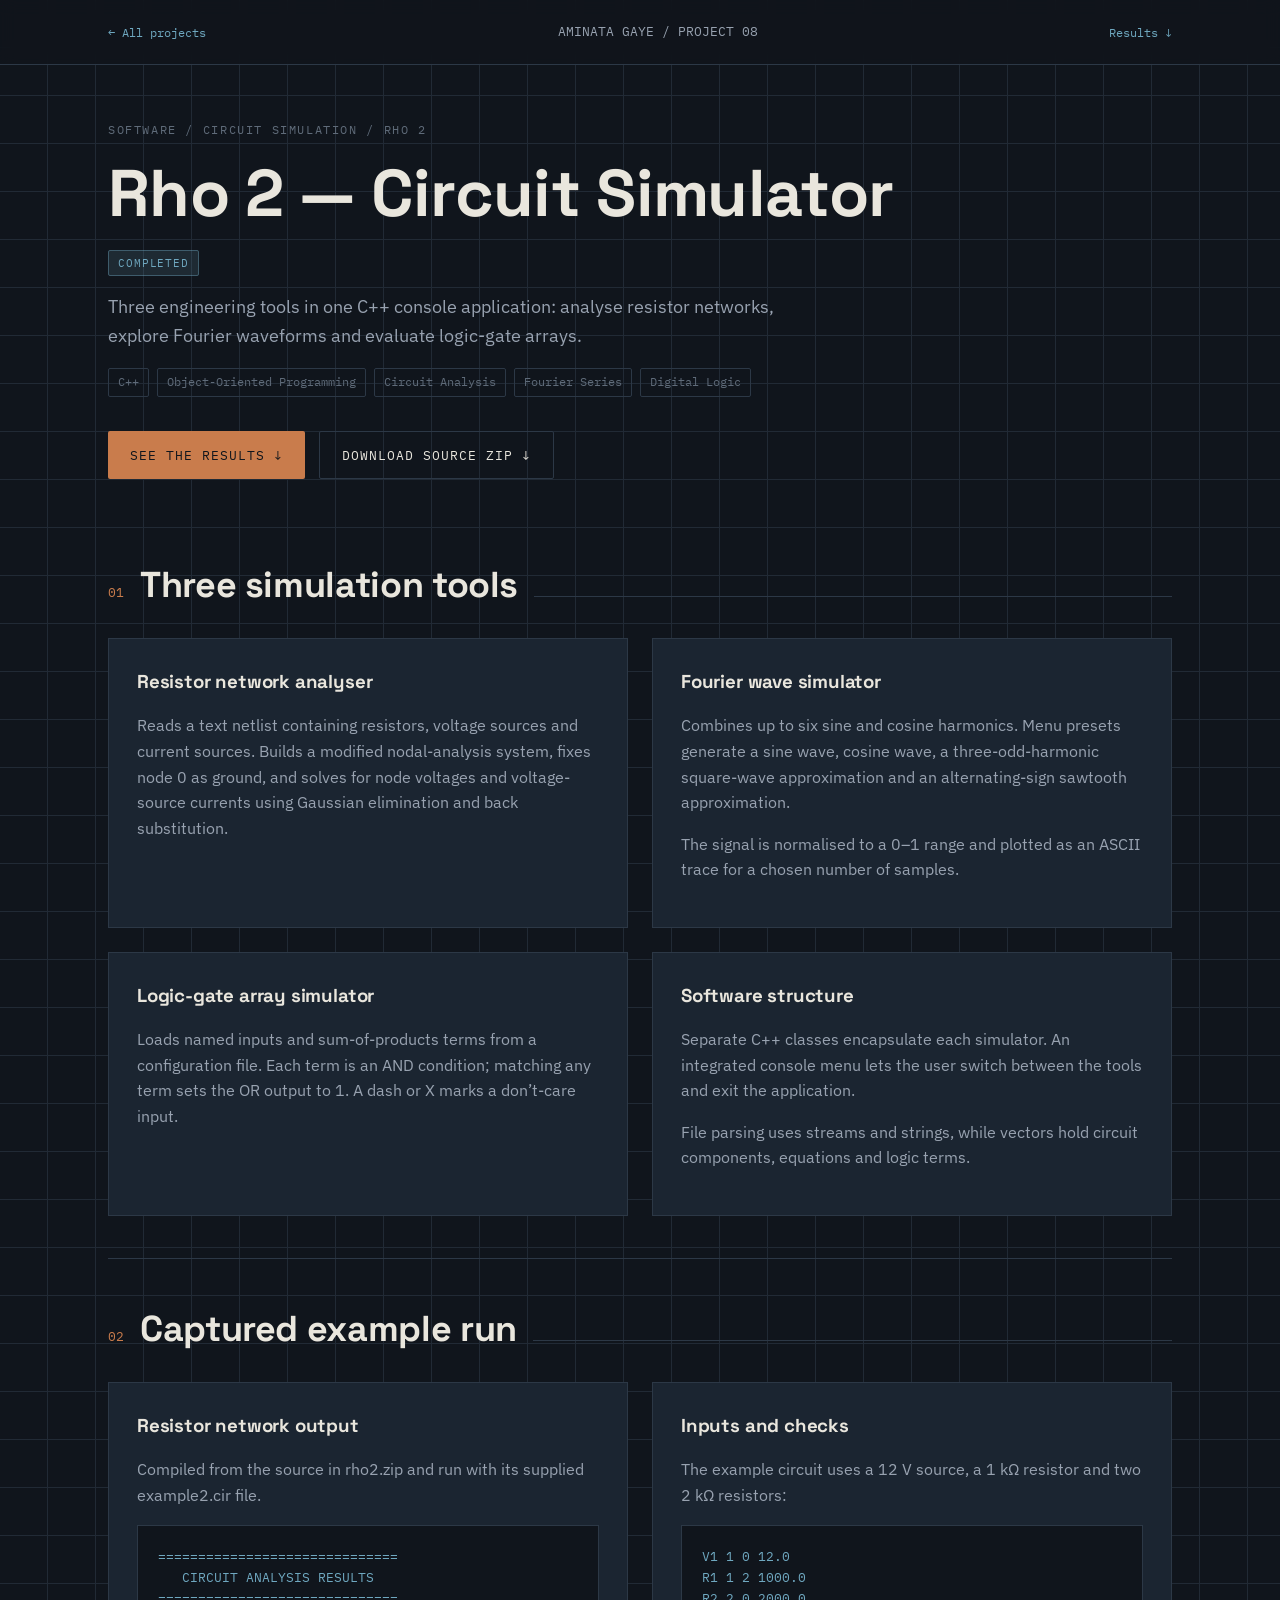
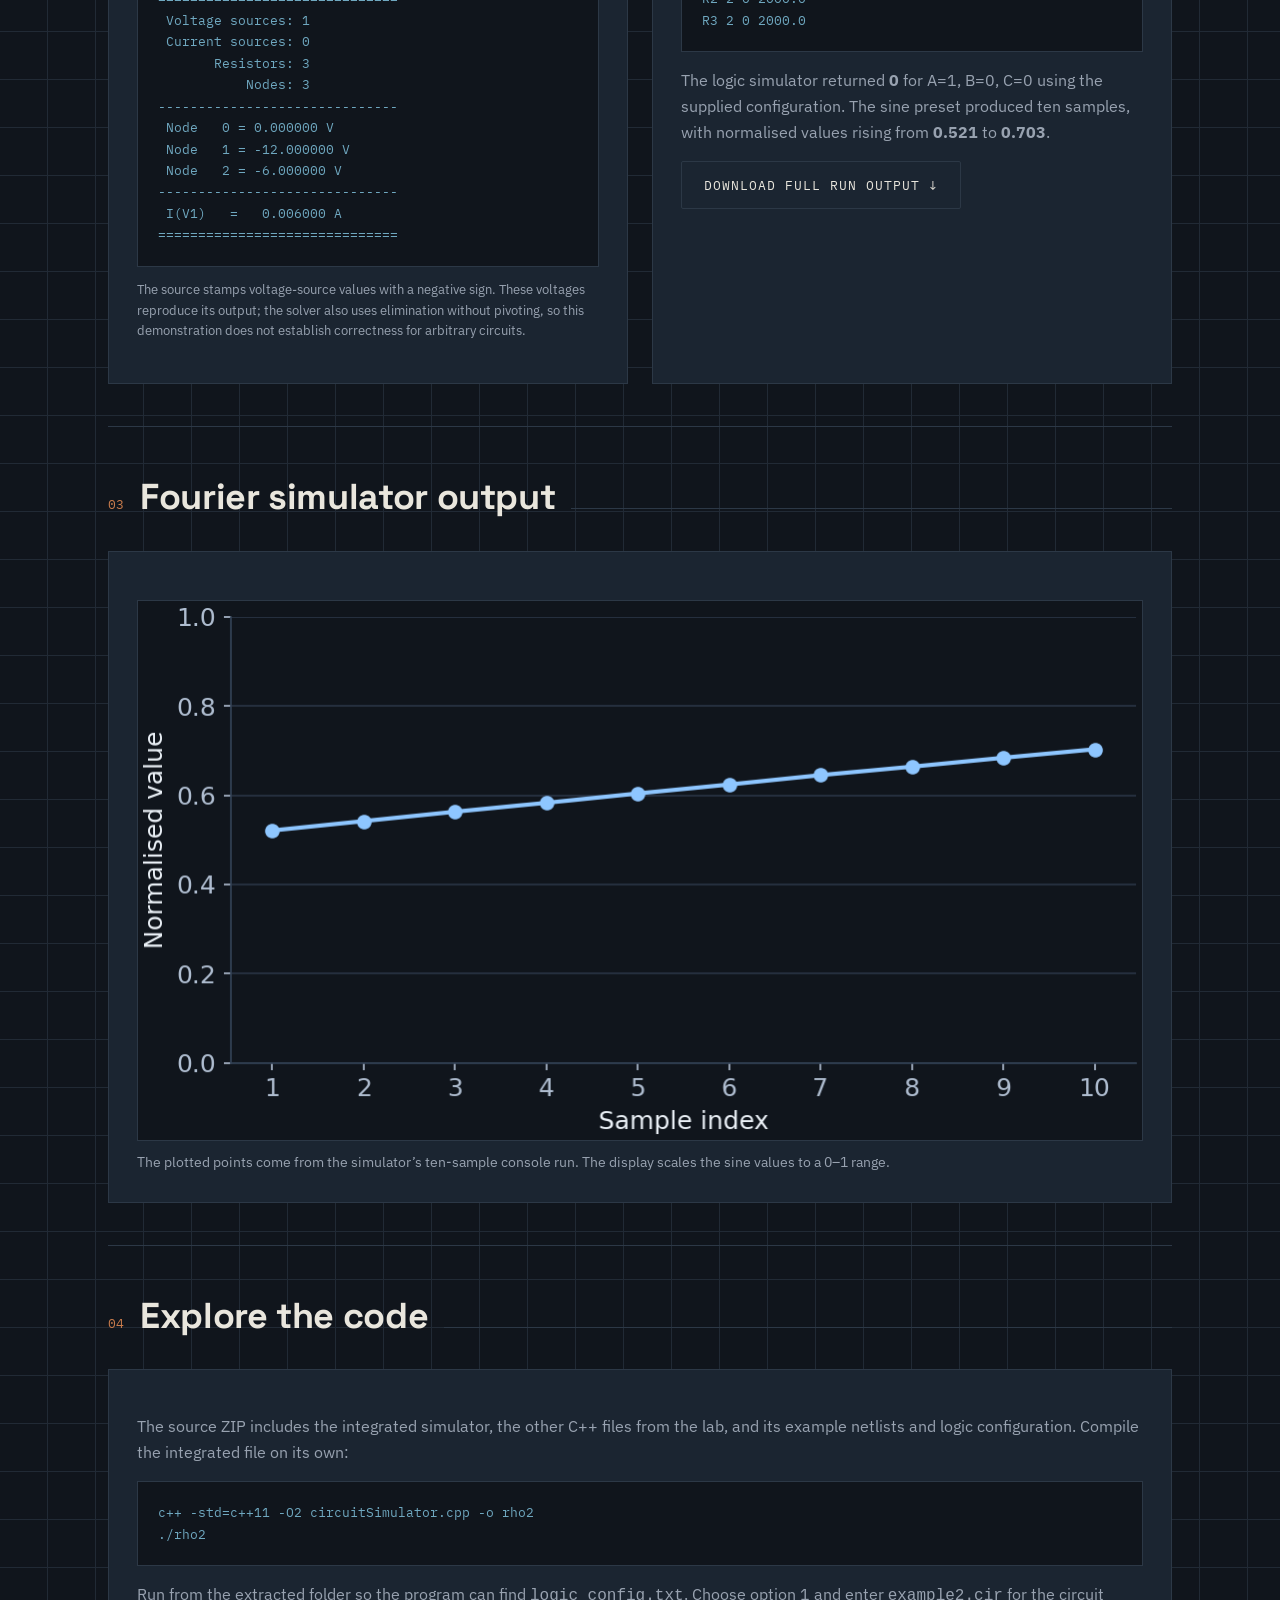
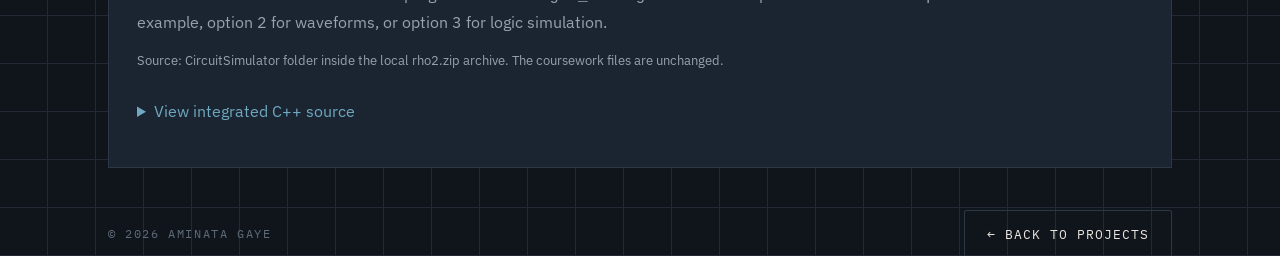
<file: rho2/index.html>
<!DOCTYPE html>
<html lang="en"><head><meta charset="UTF-8"><meta name="viewport" content="width=device-width, initial-scale=1.0"><title>Rho 2 — Circuit Simulator — Aminata Gaye</title><link rel="preconnect" href="https://fonts.googleapis.com">
<link rel="preconnect" href="https://fonts.gstatic.com" crossorigin>
<link href="https://fonts.googleapis.com/css2?family=Space+Grotesk:wght@400;500;600;700&family=IBM+Plex+Sans:wght@400;500;600&family=IBM+Plex+Mono:wght@400;500;600&display=swap" rel="stylesheet">
<style>
  :root{
    --bg: #10151c;
    --bg-alt: #141b24;
    --surface: #1b2531;
    --surface-2: #212c3a;
    --line: #2c3846;
    --line-soft: #212a35;
    --text: #e9e6dd;
    --text-dim: #98a2b0;
    --text-faint: #5f6b79;
    --copper: #c97c4c;
    --copper-soft: rgba(201,124,76,0.14);
    --blue: #6fa8c0;
    --blue-soft: rgba(111,168,192,0.14);
    --amber: #d9a441;
    --radius: 2px;
    --maxw: 1120px;
  }

  *{ box-sizing: border-box; }
  html{ scroll-behavior: smooth; }
  @media (prefers-reduced-motion: reduce){
    html{ scroll-behavior: auto; }
    *{ animation-duration: 0.01ms !important; animation-iteration-count: 1 !important; transition-duration: 0.01ms !important; }
  }

  body{
    margin:0;
    background: var(--bg);
    color: var(--text);
    font-family: 'IBM Plex Sans', sans-serif;
    font-size: 16px;
    line-height: 1.6;
    background-image:
      linear-gradient(var(--line-soft) 1px, transparent 1px),
      linear-gradient(90deg, var(--line-soft) 1px, transparent 1px);
    background-size: 48px 48px;
    background-position: -1px -1px;
  }

  a{ color: inherit; }
  h1,h2,h3{ font-family: 'Space Grotesk', sans-serif; margin: 0; letter-spacing: -0.01em; }

  .label{
    font-family: 'IBM Plex Mono', monospace;
    font-size: 11.5px;
    letter-spacing: 0.14em;
    text-transform: uppercase;
    color: var(--text-faint);
  }

  .wrap{ max-width: var(--maxw); margin: 0 auto; padding: 0 28px; }

  /* ---------- NAV ---------- */
  nav{
    position: sticky; top: 0; z-index: 50;
    background: rgba(16,21,28,0.88);
    backdrop-filter: blur(8px);
    border-bottom: 1px solid var(--line);
  }
  nav .wrap{ display:flex; align-items:center; justify-content:space-between; height:64px; }
  .nav-mark{ display:flex; align-items:center; gap:10px; font-family:'IBM Plex Mono',monospace; font-size:13px; color:var(--text-dim); }
  .nav-mark .dot{ width:8px; height:8px; border:1.5px solid var(--copper); border-radius:50%; position:relative; }
  .nav-mark .dot::after{ content:""; position:absolute; inset:2px; background:var(--copper); border-radius:50%; }
  .nav-links{ display:flex; gap: 28px; list-style:none; margin:0; padding:0; }
  .nav-links a{
    text-decoration:none; font-family:'IBM Plex Mono', monospace; font-size:12.5px;
    letter-spacing:0.08em; text-transform:uppercase; color: var(--text-dim);
    padding: 4px 2px; border-bottom: 1px solid transparent;
    transition: color .15s ease, border-color .15s ease;
  }
  .nav-links a:hover, .nav-links a:focus-visible{ color: var(--copper); border-color: var(--copper); }
  .nav-cta{
    font-family:'IBM Plex Mono', monospace; font-size:12px; text-transform:uppercase; letter-spacing:.08em;
    color: var(--bg); background: var(--copper); padding: 8px 14px; text-decoration:none;
    border-radius: var(--radius);
  }
  .nav-toggle{ display:none; }

  a:focus-visible, button:focus-visible{ outline: 2px solid var(--blue); outline-offset: 3px; }

  /* ---------- HERO / TITLE BLOCK ---------- */
  .hero{
    position: relative;
    border-bottom: 1px solid var(--line);
    padding: 64px 0 0 0;
  }
  .crop{
    position:absolute; width:18px; height:18px; opacity:0.55;
  }
  .crop::before, .crop::after{ content:""; position:absolute; background: var(--text-faint); }
  .crop::before{ width:100%; height:1px; top:50%; }
  .crop::after{ width:1px; height:100%; left:50%; }
  .crop.tl{ top:14px; left:14px; }
  .crop.tr{ top:14px; right:14px; }

  .hero-inner{ padding: 40px 0 56px; position:relative; }
  .hero-eyebrow{
    display:flex; align-items:center; gap:10px; margin-bottom:22px;
  }
  .hero-eyebrow .rule{ flex:1; height:1px; background: var(--line); }

  .hero h1{
    font-size: clamp(44px, 8vw, 84px);
    font-weight: 700;
    line-height: 0.98;
    color: var(--text);
  }
  .hero h1 span{ color: var(--copper); }

  .hero-sub{
    margin-top: 18px;
    max-width: 560px;
    font-size: 17px;
    color: var(--text-dim);
  }

  .hero-actions{ display:flex; gap:14px; margin-top: 34px; flex-wrap: wrap; }
  .btn{
    font-family:'IBM Plex Mono', monospace; font-size:12.5px; text-transform:uppercase; letter-spacing:.08em;
    padding: 13px 22px; text-decoration:none; border-radius: var(--radius);
    display:inline-flex; align-items:center; gap:8px;
    transition: transform .15s ease, border-color .15s ease, background .15s ease;
  }
  .btn-primary{ background: var(--copper); color: var(--bg); }
  .btn-primary:hover{ transform: translateY(-1px); }
  .btn-ghost{ border: 1px solid var(--line); color: var(--text); }
  .btn-ghost:hover{ border-color: var(--blue); color: var(--blue); }

  /* title block strip */
  .titleblock{
    border-top: 1px solid var(--line);
    display:grid;
    grid-template-columns: repeat(4, 1fr);
  }
  .tb-cell{
    padding: 16px 20px;
    border-right: 1px solid var(--line);
  }
  .tb-cell:last-child{ border-right:none; }
  .tb-cell .label{ margin-bottom:6px; }
  .tb-cell .val{ font-family:'IBM Plex Mono', monospace; font-size:13.5px; color: var(--text); }
  .tb-cell .val.copper{ color: var(--copper); }

  /* ---------- SECTION SHELL ---------- */
  section{ padding: 84px 0; border-bottom: 1px solid var(--line); position:relative; }
  section:last-of-type{ border-bottom:none; }
  .sec-head{ display:flex; align-items:baseline; gap:16px; margin-bottom: 44px; }
  .sec-num{ font-family:'IBM Plex Mono', monospace; color: var(--copper); font-size: 13px; }
  .sec-head h2{ font-size: clamp(26px, 4vw, 36px); }
  .sec-head .rule{ flex:1; height:1px; background: var(--line); }

  /* ---------- ABOUT ---------- */
  .about-grid{ display:grid; grid-template-columns: 1.3fr 1fr; gap: 56px; }
  .about-text p{ color: var(--text-dim); font-size: 16px; margin: 0 0 16px; max-width: 560px; }
  .about-text strong{ color: var(--text); font-weight: 600; }

  .spec-sheet{ border: 1px solid var(--line); border-radius: var(--radius); background: var(--surface); }
  .spec-sheet .sh{
    padding: 14px 18px; border-bottom: 1px solid var(--line);
    font-family:'IBM Plex Mono', monospace; font-size:12px; letter-spacing:.1em; text-transform:uppercase; color: var(--text-faint);
  }
  .spec-row{
    display:flex; justify-content:space-between; gap: 12px;
    padding: 13px 18px; border-bottom: 1px solid var(--line-soft);
    font-size: 14px;
  }
  .spec-row:last-child{ border-bottom:none; }
  .spec-row .k{ color: var(--text-faint); font-family:'IBM Plex Mono', monospace; font-size:12.5px; }
  .spec-row .v{ color: var(--text); text-align:right; }

  /* ---------- SKILLS ---------- */
  .skills-grid{ display:grid; grid-template-columns: repeat(3, 1fr); gap: 1px; background: var(--line); border: 1px solid var(--line); }
  .skill-col{ background: var(--bg); padding: 28px 26px; }
  .skill-col .tag{
    display:inline-block; font-family:'IBM Plex Mono', monospace; font-size:11px; letter-spacing:.1em;
    text-transform:uppercase; color: var(--bg); background: var(--blue); padding: 3px 8px; border-radius: var(--radius); margin-bottom: 16px;
  }
  .skill-col:nth-child(1) .tag{ background: var(--copper); }
  .skill-col:nth-child(3) .tag{ background: var(--amber); }
  .skill-col h3{ font-size: 19px; margin-bottom: 14px; }
  .skill-col ul{ list-style:none; margin:0; padding:0; }
  .skill-col li{
    font-size: 14.5px; color: var(--text-dim); padding: 8px 0; border-top: 1px solid var(--line-soft);
    display:flex; align-items:center; gap:10px;
  }
  .skill-col li:first-of-type{ border-top:none; }
  .skill-col li::before{ content:""; width:5px; height:5px; background: var(--text-faint); flex-shrink:0; }

  /* ---------- PROJECTS ---------- */
  .projects{ display:flex; flex-direction:column; gap: 22px; }
  .project-card{
    border: 1px solid var(--line); border-radius: var(--radius); background: var(--surface);
    display:grid; grid-template-columns: 220px 1fr; position:relative; overflow:hidden;
  }
  .project-card.featured{ border-color: var(--copper); }
  .pc-side{
    background: var(--surface-2); border-right: 1px solid var(--line);
    padding: 24px 20px; display:flex; flex-direction:column; justify-content:space-between;
  }
  .pc-index{ font-family:'IBM Plex Mono', monospace; font-size: 34px; color: var(--line); font-weight:600; }
  .status{
    font-family:'IBM Plex Mono', monospace; font-size: 11px; text-transform:uppercase; letter-spacing:.08em;
    padding: 5px 9px; border-radius: var(--radius); width: fit-content;
  }
  .status.progress{ background: var(--copper-soft); color: var(--copper); border:1px solid rgba(201,124,76,0.4); }
  .status.done{ background: var(--blue-soft); color: var(--blue); border:1px solid rgba(111,168,192,0.4); }
  .status.planned{ background: rgba(152,162,176,0.1); color: var(--text-faint); border:1px solid var(--line); }

  .pc-main{ padding: 26px 28px; }
  .pc-top{ display:flex; align-items:flex-start; justify-content:space-between; gap: 16px; margin-bottom: 10px; }
  .pc-main h3{ font-size: 22px; }
  .featured-flag{
    font-family:'IBM Plex Mono', monospace; font-size: 10.5px; text-transform:uppercase; letter-spacing:.1em;
    color: var(--copper); border: 1px solid var(--copper); padding: 3px 8px; border-radius: var(--radius); white-space:nowrap;
  }
  .pc-main p{ color: var(--text-dim); font-size: 14.5px; margin: 0 0 16px; max-width: 620px; }
  .pc-tags{ display:flex; flex-wrap:wrap; gap: 8px; }
  .pc-tags span{
    font-family:'IBM Plex Mono', monospace; font-size: 11.5px; color: var(--text-faint);
    border: 1px solid var(--line); padding: 4px 9px; border-radius: var(--radius);
  }

  @media (max-width: 720px){
    .project-card{ grid-template-columns: 1fr; }
    .pc-side{ flex-direction:row; border-right:none; border-bottom:1px solid var(--line); align-items:center; }
  }

  /* ---------- CONTACT ---------- */
  .contact-block{
    display:grid; grid-template-columns: 1fr 1fr; gap: 40px; align-items:end;
  }
  .contact-block h2{ font-size: clamp(28px,5vw,44px); max-width: 480px; }
  .contact-sub{ margin-top: 14px; max-width: 420px; color: var(--text-dim); font-size: 15px; }
  .contact-links{ display:flex; flex-direction:column; gap: 0; }
  .contact-links a{
    display:flex; align-items:center; justify-content:space-between;
    padding: 16px 0; border-top: 1px solid var(--line);
    text-decoration:none; font-family:'IBM Plex Mono', monospace; font-size: 14px; color: var(--text);
    transition: color .15s ease, padding-left .15s ease;
  }
  .contact-links a:last-child{ border-bottom: 1px solid var(--line); }
  .contact-links a .arrow{ color: var(--text-faint); transition: transform .15s ease; }
  .contact-links a:hover{ color: var(--copper); padding-left: 6px; }
  .contact-links a:hover .arrow{ transform: translateX(3px); color: var(--copper); }

  footer{
    padding: 28px 0; display:flex; justify-content:space-between; align-items:center; flex-wrap:wrap; gap: 10px;
  }
  footer .label{ color: var(--text-faint); }

  @media (max-width: 860px){
    .titleblock{ grid-template-columns: repeat(2, 1fr); }
    .tb-cell:nth-child(2){ border-right:none; }
    .about-grid{ grid-template-columns: 1fr; }
    .skills-grid{ grid-template-columns: 1fr; }
    .contact-block{ grid-template-columns: 1fr; }
    .nav-links{ display:none; }
  }

.detail-hero{padding:56px 28px 36px}.detail-hero h1{font-size:clamp(36px,7vw,66px);margin:18px 0}.intro{max-width:700px;color:var(--text-dim);font-size:18px}.detail-grid{display:grid;grid-template-columns:1fr 1fr;gap:24px}.panel{padding:28px;background:var(--surface);border:1px solid var(--line);min-width:0}.panel h3{margin-bottom:14px}.panel p,.panel li{color:var(--text-dim)}.panel ol{padding-left:22px}.panel li{margin:12px 0}.detail-section{padding:42px 0}.detail-section .sec-head{margin-bottom:24px}.terminal{background:var(--bg);padding:20px;border:1px solid var(--line);overflow:auto;font:13px/1.65 'IBM Plex Mono',monospace;color:var(--blue)}.caption{font-size:13px;color:var(--text-dim)}.detail-nav{display:flex;gap:16px;align-items:center;flex-wrap:wrap}.detail-nav a{font:12px 'IBM Plex Mono',monospace;text-decoration:none;color:var(--blue)}details summary{cursor:pointer;color:var(--blue);padding:14px 0}section{scroll-margin-top:85px}@media(max-width:720px){.detail-grid{grid-template-columns:1fr}.panel{padding:20px}.detail-nav .nav-mark{display:none}.terminal{font-size:11px;padding:12px}}

.chart { margin: 20px 0 0; }
.chart img { display: block; width: 100%; height: auto; border: 1px solid var(--line); }
.chart figcaption { margin-top: 10px; color: var(--text-dim); font-size: 14px; }
.data-table { width: 100%; border-collapse: collapse; font: 13px/1.5 'IBM Plex Mono', monospace; }
.data-table td, .data-table th { border-bottom: 1px solid var(--line); padding: 8px; text-align: right; }
.data-table td:first-child, .data-table th:first-child { text-align: left; }
.table-wrap { overflow-x: auto; }
.detail-grid > * { min-width: 0; }
.source-links { display: flex; flex-wrap: wrap; gap: 10px; margin-top: 18px; }
.source-links a { overflow-wrap: anywhere; }
.cad-views details { margin-top: 12px; border-top: 1px solid var(--line); }
.cad-views summary:focus-visible { outline: 2px solid var(--blue); outline-offset: 3px; }

.detail-hero h1 { line-height: 1.12; }
.cad-views .chart img { max-height: 560px; object-fit: contain; background: var(--bg); }
</style></head><body><nav><div class="wrap detail-nav"><a href="../index.html#rho2-project">← All projects</a><span class="nav-mark">AMINATA GAYE / PROJECT 08</span><a href="#results">Results ↓</a></div></nav>
<header class="detail-hero wrap"><div class="label">Software / Circuit simulation / Rho 2</div><h1>Rho 2 — Circuit Simulator</h1><span class="status done">Completed</span><p class="intro">Three engineering tools in one C++ console application: analyse resistor networks, explore Fourier waveforms and evaluate logic-gate arrays.</p><div class="pc-tags"><span>C++</span><span>Object-Oriented Programming</span><span>Circuit Analysis</span><span>Fourier Series</span><span>Digital Logic</span></div><div class="hero-actions"><a class="btn btn-primary" href="#results">See the results ↓</a><a class="btn btn-ghost" href="rho2-source.zip" download>Download source ZIP ↓</a></div></header>
<main class="wrap"><section class="detail-section" id="implementation"><div class="sec-head"><span class="sec-num">01</span><h2>Three simulation tools</h2><span class="rule"></span></div><div class="detail-grid">
<article class="panel"><h3>Resistor network analyser</h3><p>Reads a text netlist containing resistors, voltage sources and current sources. Builds a modified nodal-analysis system, fixes node 0 as ground, and solves for node voltages and voltage-source currents using Gaussian elimination and back substitution.</p></article>
<article class="panel"><h3>Fourier wave simulator</h3><p>Combines up to six sine and cosine harmonics. Menu presets generate a sine wave, cosine wave, a three-odd-harmonic square-wave approximation and an alternating-sign sawtooth approximation.</p><p>The signal is normalised to a 0–1 range and plotted as an ASCII trace for a chosen number of samples.</p></article>
<article class="panel"><h3>Logic-gate array simulator</h3><p>Loads named inputs and sum-of-products terms from a configuration file. Each term is an AND condition; matching any term sets the OR output to 1. A dash or X marks a don’t-care input.</p></article>
<article class="panel"><h3>Software structure</h3><p>Separate C++ classes encapsulate each simulator. An integrated console menu lets the user switch between the tools and exit the application.</p><p>File parsing uses streams and strings, while vectors hold circuit components, equations and logic terms.</p></article></div></section>
<section class="detail-section" id="results"><div class="sec-head"><span class="sec-num">02</span><h2>Captured example run</h2><span class="rule"></span></div><div class="detail-grid"><article class="panel"><h3>Resistor network output</h3><p>Compiled from the source in rho2.zip and run with its supplied example2.cir file.</p><pre class="terminal">==============================
   CIRCUIT ANALYSIS RESULTS
==============================
 Voltage sources: 1
 Current sources: 0
       Resistors: 3
           Nodes: 3
------------------------------
 Node   0 = 0.000000 V
 Node   1 = -12.000000 V
 Node   2 = -6.000000 V
------------------------------
 I(V1)   =   0.006000 A
==============================
</pre><p class="caption">The source stamps voltage-source values with a negative sign. These voltages reproduce its output; the solver also uses elimination without pivoting, so this demonstration does not establish correctness for arbitrary circuits.</p></article>
<article class="panel"><h3>Inputs and checks</h3><p>The example circuit uses a 12 V source, a 1 kΩ resistor and two 2 kΩ resistors:</p><pre class="terminal">V1 1 0 12.0
R1 1 2 1000.0
R2 2 0 2000.0
R3 2 0 2000.0</pre><p>The logic simulator returned <strong>0</strong> for A=1, B=0, C=0 using the supplied configuration. The sine preset produced ten samples, with normalised values rising from <strong>0.521</strong> to <strong>0.703</strong>.</p><a class="btn btn-ghost" href="output.txt" download>Download full run output ↓</a></article></div></section>
<section class="detail-section"><div class="sec-head"><span class="sec-num">03</span><h2>Fourier simulator output</h2><span class="rule"></span></div>
<article class="panel"><figure class="chart"><img src="sine-samples.png" alt="Ten printed sine preset values rising from 0.521 to 0.703."><figcaption>The plotted points come from the simulator’s ten-sample console run. The display scales the sine values to a 0–1 range.</figcaption></figure></article></section>
<section class="detail-section" id="source"><div class="sec-head"><span class="sec-num">04</span><h2>Explore the code</h2><span class="rule"></span></div><div class="panel"><p>The source ZIP includes the integrated simulator, the other C++ files from the lab, and its example netlists and logic configuration. Compile the integrated file on its own:</p><pre class="terminal">c++ -std=c++11 -O2 circuitSimulator.cpp -o rho2
./rho2</pre><p>Run from the extracted folder so the program can find <code>logic_config.txt</code>. Choose option 1 and enter <code>example2.cir</code> for the circuit example, option 2 for waveforms, or option 3 for logic simulation.</p><p class="caption">Source: CircuitSimulator folder inside the local rho2.zip archive. The coursework files are unchanged.</p><details><summary>View integrated C++ source</summary><pre class="terminal"><code>// rho2_simulator.cpp
// Full ρ² Circuit Simulator – Integrated CLI Menu
// Sections 2.4 + 3.2 + 3.3

#include &lt;iostream&gt;
#include &lt;iomanip&gt;
#include &lt;cmath&gt;
#include &lt;limits&gt;
#include &lt;vector&gt;
#include &lt;string&gt;
#include &lt;fstream&gt;
#include &lt;sstream&gt;
#include &lt;algorithm&gt;

// ===================================================================================
// 1. FOURIER SIMULATOR (C2)
// ===================================================================================
class FourierSimulator {
private:
    static constexpr double PI = 3.14159265358979323846;
    static constexpr int PLOT_WIDTH = 180;
    static constexpr double TIME_SCALE = 75.0;

    double a0 = 0.0;
    double a[6] = {0};
    double b[6] = {0};

    void plotValue(float value) const {
        int spaces = static_cast&lt;int&gt;(value * PLOT_WIDTH);
        if (spaces &lt; 0) spaces = 0;
        if (spaces &gt; PLOT_WIDTH) spaces = PLOT_WIDTH;
        for (int i = 0; i &lt; spaces; ++i) std::cout &lt;&lt; &#x27; &#x27;;
        std::cout &lt;&lt; &quot;*\n&quot;;
    }

    float computeWave(unsigned long t) const {
        double omega_t = (PI / TIME_SCALE) * static_cast&lt;double&gt;(t);
        double sum = a0;
        for (int n = 1; n &lt;= 6; ++n) {
            sum += a[n-1] * std::cos(n * omega_t) + b[n-1] * std::sin(n * omega_t);
        }

        double maxAbs = std::abs(a0);
        for (int i = 0; i &lt; 6; ++i) {
            maxAbs += std::abs(a[i]) + std::abs(b[i]);
        }
        if (maxAbs &lt;= 0.0) return 0.5f;
        float y = static_cast&lt;float&gt;((sum + maxAbs) / (2.0 * maxAbs));
        if (y &lt; 0.0f) y = 0.0f;
        if (y &gt; 1.0f) y = 1.0f;
        return y;
    }

public:
    void setCoefficients(double _a0, const double _a[6], const double _b[6]) {
        a0 = _a0;
        for (int i = 0; i &lt; 6; ++i) {
            a[i] = _a[i];
            b[i] = _b[i];
        }
    }

    void runSimulation() {
        int numSamples;
        std::cout &lt;&lt; &quot;\nEnter number of samples to plot (e.g., 250): &quot;;
        if (!(std::cin &gt;&gt; numSamples) || numSamples &lt;= 0) {
            std::cin.clear();
            std::cin.ignore(std::numeric_limits&lt;std::streamsize&gt;::max(), &#x27;\n&#x27;);
            std::cout &lt;&lt; &quot;Invalid input. Using default 250 samples.\n&quot;;
            numSamples = 250;
        }

        for (unsigned long x = 1; x &lt;= static_cast&lt;unsigned long&gt;(numSamples); ++x) {
            float y = computeWave(x);
            std::cout &lt;&lt; std::setw(8) &lt;&lt; x;
            std::cout &lt;&lt; std::fixed &lt;&lt; std::setprecision(3);
            std::cout &lt;&lt; std::setw(8) &lt;&lt; y &lt;&lt; &quot; |&quot;;
            std::cout &lt;&lt; (x % 10 == 0 ? &quot;---&quot; : &quot;  &quot;);
            plotValue(y);
        }
    }

    void run() {
        std::cout &lt;&lt; &quot;\n=== Fourier Wave Simulator ===\n&quot;;
        std::cout &lt;&lt; &quot;1. Pure Sine Wave (b1 = 1)\n&quot;;
        std::cout &lt;&lt; &quot;2. Square Wave (3 odd harmonics)\n&quot;;
        std::cout &lt;&lt; &quot;3. Cosine Wave (a1 = 1)\n&quot;;
        std::cout &lt;&lt; &quot;4. Sawtooth Wave (alternating signs)\n&quot;;
        std::cout &lt;&lt; &quot;Choice: &quot;;

        int choice;
        std::cin &gt;&gt; choice;

        double a[6] = {0}, b[6] = {0}, a0 = 0.0;
        switch (choice) {
            case 1: b[0] = 1.0; break;
            case 2: b[0] = 1.0; b[2] = 1.0/3.0; b[4] = 1.0/5.0; break;
            case 3: a[0] = 1.0; break;
            case 4:
                b[0] =  1.0;
                b[1] = -0.5;
                b[2] =  1.0/3.0;
                b[3] = -0.25;
                b[4] =  0.2;
                b[5] = -1.0/6.0;
                break;
            default: b[0] = 1.0;
        }
        setCoefficients(a0, a, b);
        runSimulation();
    }
};

// ===================================================================================
// 2. LOGIC GATE SIMULATOR (SOP)
// ===================================================================================
class LogicGateSimulator {
private:
    std::vector&lt;std::string&gt; inputNames;
    std::vector&lt;std::vector&lt;int&gt;&gt; andTerms;

    std::vector&lt;int&gt; parseTerm(const std::string&amp; line) {
        std::vector&lt;int&gt; term;
        std::istringstream iss(line);
        std::string token;
        while (iss &gt;&gt; token) {
            if (token == &quot;-&quot; || token == &quot;X&quot; || token == &quot;x&quot;) term.push_back(-1);
            else if (token == &quot;0&quot;) term.push_back(0);
            else if (token == &quot;1&quot;) term.push_back(1);
            else term.push_back(-1);
        }
        return term;
    }

    bool evaluateAndGate(const std::vector&lt;bool&gt;&amp; inputs, const std::vector&lt;int&gt;&amp; term) {
        for (size_t i = 0; i &lt; term.size(); ++i) {
            if (term[i] == -1) continue;
            bool expected = (term[i] == 1);
            if (inputs[i] != expected) return false;
        }
        return true;
    }

    bool evaluateOutput(const std::vector&lt;bool&gt;&amp; inputs) {
        for (const auto&amp; term : andTerms) {
            if (evaluateAndGate(inputs, term)) return true;
        }
        return false;
    }

public:
    bool loadConfig(const std::string&amp; filename) {
        std::ifstream file(filename);
        if (!file.is_open()) return false;

        inputNames.clear();
        andTerms.clear();

        std::string line;
        if (std::getline(file, line) &amp;&amp; line.substr(0, 7) == &quot;INPUTS:&quot;) {
            std::istringstream iss(line.substr(7));
            std::string name;
            while (iss &gt;&gt; name) inputNames.push_back(name);
        }

        while (std::getline(file, line)) {
            if (line.empty() || line[0] == &#x27;#&#x27; || line[0] == &#x27;/&#x27;) continue;
            size_t pos = line.find(&#x27;#&#x27;);
            if (pos != std::string::npos) line = line.substr(0, pos);
            auto term = parseTerm(line);
            if (!term.empty() &amp;&amp; term.size() == inputNames.size()) {
                andTerms.push_back(term);
            }
        }
        file.close();
        return true;
    }

    void run() {
        std::string filename = &quot;logic_config.txt&quot;;
        if (!loadConfig(filename)) {
            std::cout &lt;&lt; &quot;❌ Config file &#x27;logic_config.txt&#x27; not found.\n&quot;;
            return;
        }

        char repeat = &#x27;y&#x27;;
        while (repeat == &#x27;y&#x27; || repeat == &#x27;Y&#x27;) {
            std::vector&lt;bool&gt; vals(inputNames.size());
            std::cout &lt;&lt; &quot;\nEnter inputs (0/1):\n&quot;;
            for (size_t i = 0; i &lt; inputNames.size(); ++i) {
                int v; std::cout &lt;&lt; inputNames[i] &lt;&lt; &quot; = &quot;; std::cin &gt;&gt; v;
                vals[i] = (v != 0);
            }
            bool out = evaluateOutput(vals);
            std::cout &lt;&lt; &quot;Output x = &quot; &lt;&lt; (out ? &quot;1&quot; : &quot;0&quot;) &lt;&lt; &quot;\n&quot;;
            std::cout &lt;&lt; &quot;Test again? (y/n): &quot;;
            std::cin &gt;&gt; repeat;
        }
    }
};

// ===================================================================================
// 3. RESISTOR NETWORK ANALYSER (C5)
// ===================================================================================
class ResistorNetworkAnalyser {
private:
    enum class CompType { resistor, voltage, current };
    struct Component {
        CompType type;
        std::string name;
        unsigned int n1, n2;
        double value;
    };

    std::vector&lt;Component&gt; components;
    unsigned int nR = 0, nV = 0, nI = 0, nN = 0;

    std::vector&lt;double&gt; solveLinearSystem(std::vector&lt;std::vector&lt;double&gt;&gt;&amp; A, std::vector&lt;double&gt;&amp; b) {
        unsigned int n = A.size();
        std::vector&lt;double&gt; x(n, 0.0);
        for (unsigned int i = 0; i &lt; n - 1; ++i) {
            for (unsigned int j = i + 1; j &lt; n; ++j) {
                double f = A[j][i] / A[i][i];
                for (unsigned int k = i; k &lt; n; ++k) A[j][k] -= f * A[i][k];
                b[j] -= f * b[i];
            }
        }
        for (int i = n - 1; i &gt;= 0; --i) {
            double sum = 0.0;
            for (unsigned int j = i + 1; j &lt; n; ++j) sum += A[i][j] * x[j];
            x[i] = (b[i] - sum) / A[i][i];
        }
        return x;
    }

public:
    bool loadFromFile(const std::string&amp; filename) {
        std::ifstream file(filename);
        if (!file.is_open()) return false;

        components.clear();
        nR = nV = nI = nN = 0;

        std::string line;
        while (std::getline(file, line)) {
            if (line.empty() || line[0] == &#x27;#&#x27;) continue;
            std::istringstream iss(line);
            std::string name;
            unsigned int n1, n2;
            double value;
            if (!(iss &gt;&gt; name &gt;&gt; n1 &gt;&gt; n2 &gt;&gt; value)) continue;

            CompType type;
            if (name[0] == &#x27;R&#x27;) { type = CompType::resistor; nR++; }
            else if (name[0] == &#x27;V&#x27;) { type = CompType::voltage; nV++; }
            else if (name[0] == &#x27;I&#x27;) { type = CompType::current; nI++; }
            else continue;

            components.push_back({type, name, n1, n2, value});
            nN = std::max({nN, n1, n2});
        }
        nN++;
        file.close();
        return true;
    }

    void analyse() {
        if (components.empty()) return;

        unsigned int N = nN + nV;
        std::vector&lt;std::vector&lt;double&gt;&gt; A(N, std::vector&lt;double&gt;(N, 0.0));
        std::vector&lt;double&gt; Z(N, 0.0);

        unsigned int vIdx = 0;
        for (const auto&amp; c : components) {
            if (c.type == CompType::resistor) {
                double g = 1.0 / c.value;
                A[c.n1][c.n1] += g; A[c.n2][c.n2] += g;
                A[c.n1][c.n2] -= g; A[c.n2][c.n1] -= g;
            } else if (c.type == CompType::voltage) {
                A[c.n1][nN + vIdx] = 1.0; A[c.n2][nN + vIdx] = -1.0;
                A[nN + vIdx][c.n1] = 1.0; A[nN + vIdx][c.n2] = -1.0;
                Z[nN + vIdx] = -c.value;
                vIdx++;
            } else if (c.type == CompType::current) {
                Z[c.n1] -= c.value; Z[c.n2] += c.value;
            }
        }

        A[0][0] = 1.0; Z[0] = 0.0;
        for (unsigned int i = 1; i &lt; N; ++i) A[0][i] = A[i][0] = 0.0;

        std::vector&lt;double&gt; X = solveLinearSystem(A, Z);

        std::cout &lt;&lt; &quot;\n&quot; &lt;&lt; std::string(30, &#x27;=&#x27;) &lt;&lt; &quot;\n&quot;;
        std::cout &lt;&lt; &quot;   CIRCUIT ANALYSIS RESULTS\n&quot;;
        std::cout &lt;&lt; std::string(30, &#x27;=&#x27;) &lt;&lt; &quot;\n&quot;;
        std::cout &lt;&lt; &quot; Voltage sources: &quot; &lt;&lt; nV &lt;&lt; &quot;\n&quot;;
        std::cout &lt;&lt; &quot; Current sources: &quot; &lt;&lt; nI &lt;&lt; &quot;\n&quot;;
        std::cout &lt;&lt; &quot;       Resistors: &quot; &lt;&lt; nR &lt;&lt; &quot;\n&quot;;
        std::cout &lt;&lt; &quot;           Nodes: &quot; &lt;&lt; nN &lt;&lt; &quot;\n&quot;;
        std::cout &lt;&lt; std::string(30, &#x27;-&#x27;) &lt;&lt; &quot;\n&quot;;
        for (unsigned int i = 0; i &lt; nN; ++i)
            std::cout &lt;&lt; &quot; Node &quot; &lt;&lt; std::setw(3) &lt;&lt; i &lt;&lt; &quot; = &quot; &lt;&lt; std::fixed &lt;&lt; std::setprecision(6) &lt;&lt; X[i] &lt;&lt; &quot; V\n&quot;;
        if (nV &gt; 0) {
            std::cout &lt;&lt; std::string(30, &#x27;-&#x27;) &lt;&lt; &quot;\n&quot;;
            vIdx = 0;
            for (const auto&amp; c : components)
                if (c.type == CompType::voltage)
                    std::cout &lt;&lt; &quot; I(&quot; &lt;&lt; c.name &lt;&lt; &quot;)   = &quot; &lt;&lt; std::setw(10) &lt;&lt; std::setprecision(6) &lt;&lt; X[nN + vIdx++] &lt;&lt; &quot; A\n&quot;;
        }
        std::cout &lt;&lt; std::string(30, &#x27;=&#x27;) &lt;&lt; &quot;\n&quot;;
    }

    void run() {
        std::string file;
        std::cout &lt;&lt; &quot;\nEnter netlist filename (e.g., example2.cir): &quot;;
        std::cin &gt;&gt; file;
        if (loadFromFile(file)) analyse();
        else std::cout &lt;&lt; &quot; Failed to load circuit.\n&quot;;
    }
};

// ===================================================================================
// MAIN CLI MENU – SECTION 2.4 + 3.2
// ===================================================================================
int main() {
    int choice;
    while (true) {
        std::cout &lt;&lt; &quot;\n&quot; &lt;&lt; std::string(50, &#x27;=&#x27;) &lt;&lt; &quot;\n&quot;;
        std::cout &lt;&lt; &quot;             CIRCUIT SIMULATOR \n&quot;;
        std::cout &lt;&lt; std::string(50, &#x27;=&#x27;) &lt;&lt; &quot;\n&quot;;
        std::cout &lt;&lt; &quot;1. Resistor Network Analyser (C5)\n&quot;;
        std::cout &lt;&lt; &quot;2. Fourier Wave Simulator (C2)\n&quot;;
        std::cout &lt;&lt; &quot;3. Logic Gate Array Simulator (SOP)\n&quot;;
        std::cout &lt;&lt; &quot;4. Exit\n&quot;;
        std::cout &lt;&lt; &quot;Choose an option (1-4): &quot;;
        
        if (!(std::cin &gt;&gt; choice)) {
            std::cin.clear();
            std::cin.ignore(std::numeric_limits&lt;std::streamsize&gt;::max(), &#x27;\n&#x27;);
            choice = -1;
        }

        switch (choice) {
            case 1: {
                ResistorNetworkAnalyser r;
                r.run();
                break;
            }
            case 2: {
                FourierSimulator f;
                f.run();
                break;
            }
            case 3: {
                LogicGateSimulator l;
                l.run();
                break;
            }
            case 4:
                std::cout &lt;&lt; &quot;Goodbye!\n&quot;;
                return 0;
            default:
                std::cout &lt;&lt; &quot; Invalid option. Please enter 1-4.\n&quot;;
        }
    }
}

</code></pre></details></div></section></main><footer class="wrap"><span class="label">© 2026 AMINATA GAYE</span><a class="btn btn-ghost" href="../index.html#rho2-project">← Back to projects</a></footer></body></html>
</file>
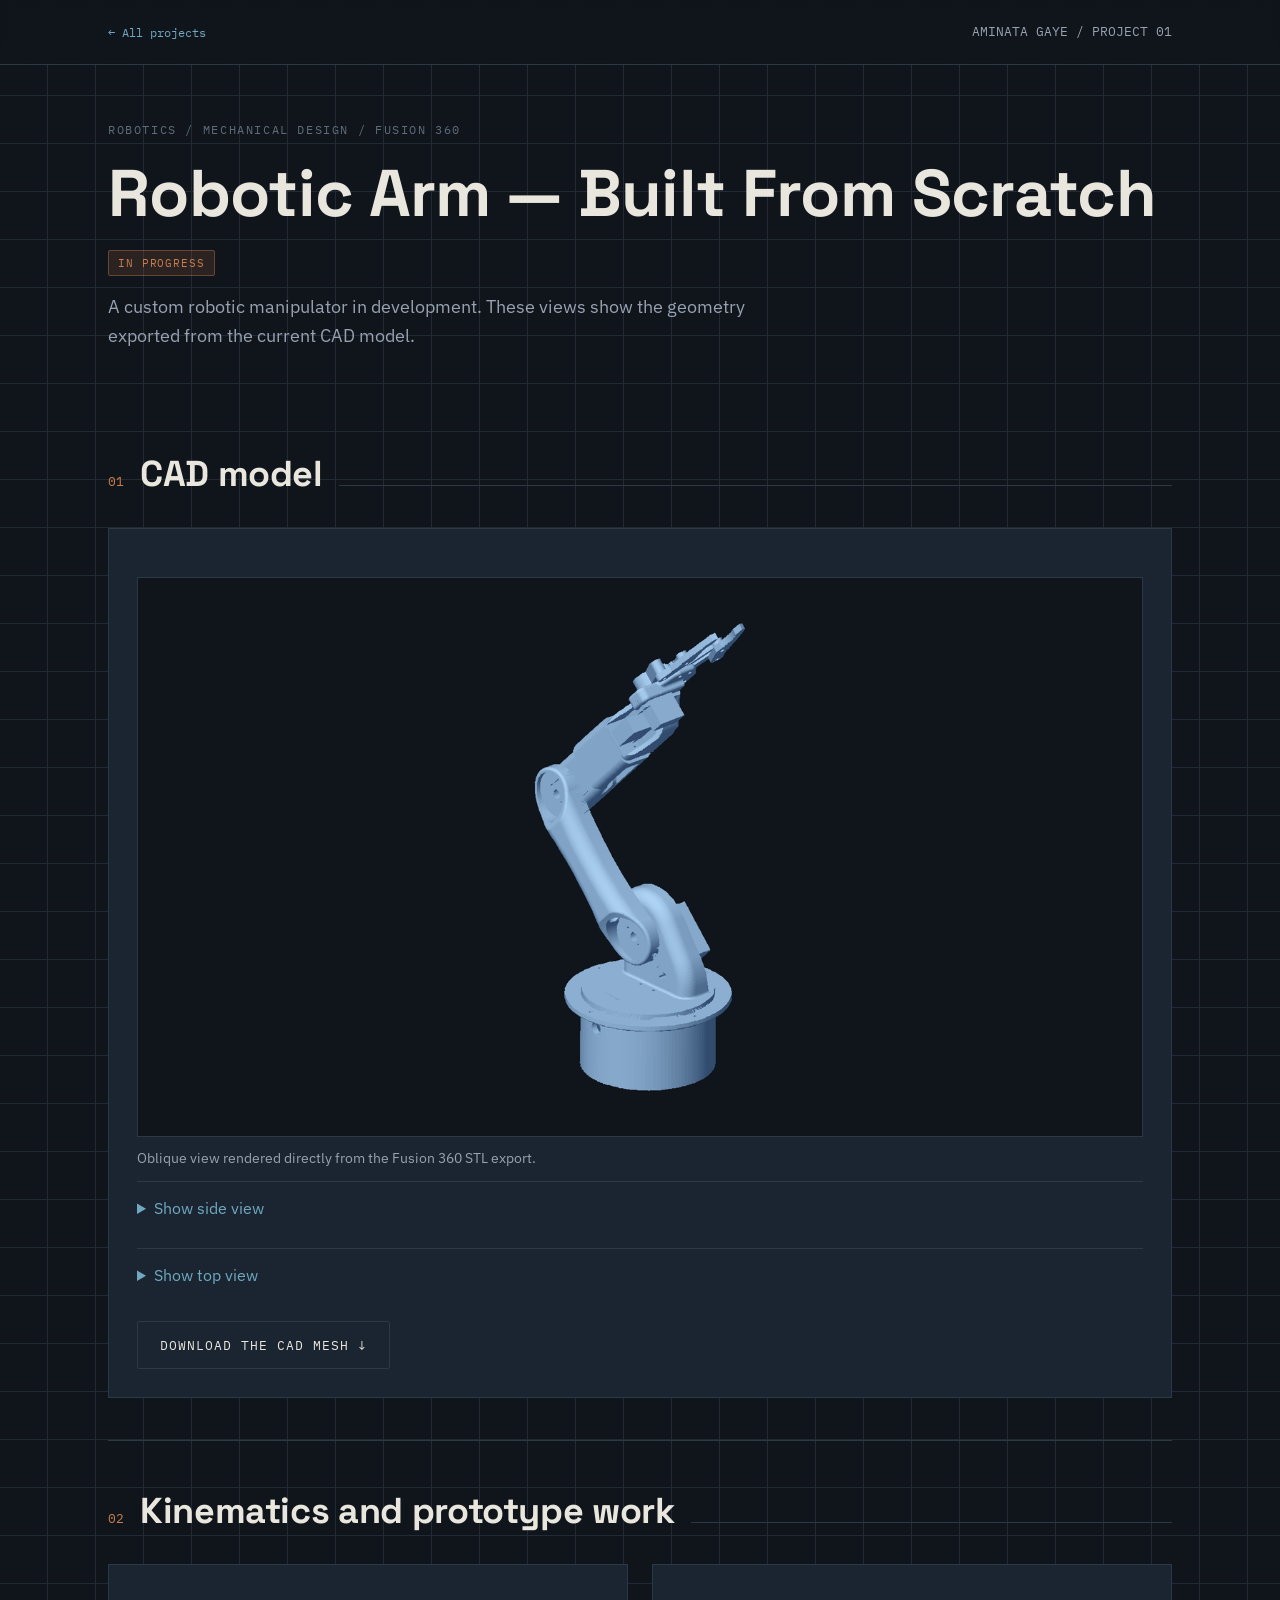
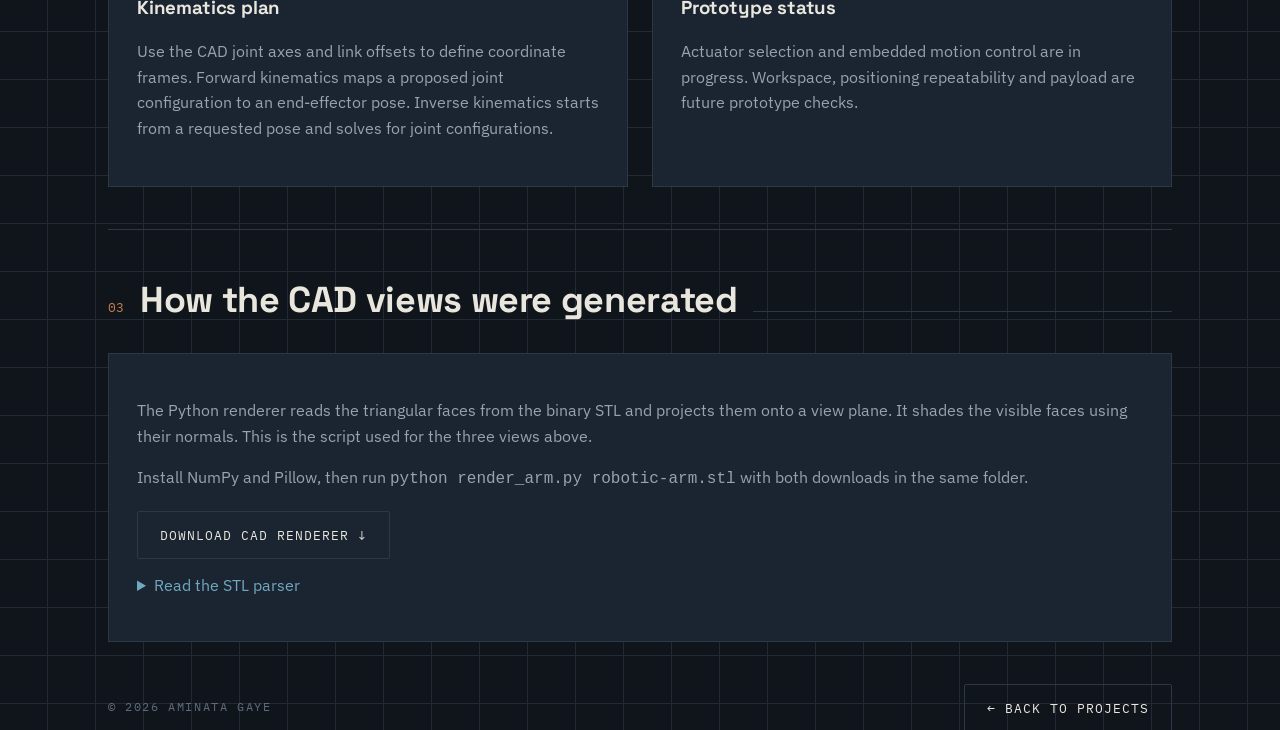
<file: robotic-arm/index.html>
<!doctype html>
<html lang="en"><head><meta charset="utf-8"><meta name="viewport" content="width=device-width, initial-scale=1">
<title>Robotic Arm — Built From Scratch — Aminata Gaye</title>
<link rel="preconnect" href="https://fonts.googleapis.com">
<link rel="preconnect" href="https://fonts.gstatic.com" crossorigin>
<link href="https://fonts.googleapis.com/css2?family=Space+Grotesk:wght@400;500;600;700&family=IBM+Plex+Sans:wght@400;500;600&family=IBM+Plex+Mono:wght@400;500;600&display=swap" rel="stylesheet">
<link rel="stylesheet" href="../project.css"></head><body>
<nav><div class="wrap detail-nav"><a href="../index.html#robotic-arm-project">← All projects</a><span class="nav-mark">AMINATA GAYE / PROJECT 01</span></div></nav>
<header class="detail-hero wrap"><div class="label">Robotics / Mechanical design / Fusion 360</div><h1>Robotic Arm — Built From Scratch</h1><span class="status progress">In progress</span><p class="intro">A custom robotic manipulator in development. These views show the geometry exported from the current CAD model.</p></header>
<main class="wrap"><section class="detail-section"><div class="sec-head"><span class="sec-num">01</span><h2>CAD model</h2><span class="rule"></span></div>
<article class="panel"><div class="cad-views"><figure class="chart"><img src="oblique.png" alt="Oblique rendering of the robotic arm CAD model."><figcaption>Oblique view rendered directly from the Fusion 360 STL export.</figcaption></figure><details><summary>Show side view</summary><figure class="chart"><img src="side.png" alt="Side view of the robotic arm."><figcaption>Orthographic side projection.</figcaption></figure></details><details><summary>Show top view</summary><figure class="chart"><img src="top.png" alt="Top view of the robotic arm."><figcaption>Orthographic top projection.</figcaption></figure></details></div><div class="source-links"><a class="btn btn-ghost" href="robotic-arm.stl" download>Download the CAD mesh ↓</a></div></article></section>
<section class="detail-section"><div class="sec-head"><span class="sec-num">02</span><h2>Kinematics and prototype work</h2><span class="rule"></span></div>
<div class="detail-grid"><article class="panel"><h3>Kinematics plan</h3><p>Use the CAD joint axes and link offsets to define coordinate frames. Forward kinematics maps a proposed joint configuration to an end-effector pose. Inverse kinematics starts from a requested pose and solves for joint configurations.</p></article><article class="panel"><h3>Prototype status</h3><p>Actuator selection and embedded motion control are in progress. Workspace, positioning repeatability and payload are future prototype checks.</p></article></div></section>
<section class="detail-section" id="visualisation">
<div class="sec-head"><span class="sec-num">03</span><h2>How the CAD views were generated</h2><span class="rule"></span></div>
<article class="panel">
<p>The Python renderer reads the triangular faces from the binary STL and projects them onto a view plane. It shades the visible faces using their normals. This is the script used for the three views above.</p>
<p>Install NumPy and Pillow, then run <code>python render_arm.py robotic-arm.stl</code> with both downloads in the same folder.</p>
<div class="source-links"><a class="btn btn-ghost" href="render_arm.py" download>Download CAD renderer ↓</a></div>
<details><summary>Read the STL parser</summary><pre class="terminal"><code>def read_mesh(path):
    &quot;&quot;&quot;Load binary STL triangles and centre the mesh at its bounds.&quot;&quot;&quot;
    mesh = path.read_bytes()
    if len(mesh) &lt; 84:
        raise ValueError(&quot;The file is too small to be a binary STL.&quot;)
    count = struct.unpack_from(&quot;&lt;I&quot;, mesh, 80)[0]
    if not count or len(mesh) != 84 + count * 50:
        raise ValueError(&quot;The STL triangle count does not match the file length.&quot;)

    record = np.dtype([
        (&quot;normal&quot;, &quot;&lt;f4&quot;, 3),
        (&quot;vertices&quot;, &quot;&lt;f4&quot;, (3, 3)),
        (&quot;attribute&quot;, &quot;&lt;u2&quot;),
    ])
    triangles = np.frombuffer(mesh, dtype=record, offset=84)[&quot;vertices&quot;].astype(float)
    centre = (triangles.max(axis=(0, 1)) + triangles.min(axis=(0, 1))) / 2
    return triangles - centre</code></pre></details>
</article></section>
</main>
<footer class="wrap"><span class="label">© 2026 AMINATA GAYE</span><a class="btn btn-ghost" href="../index.html#robotic-arm-project">← Back to projects</a></footer>
</body></html>
</file>
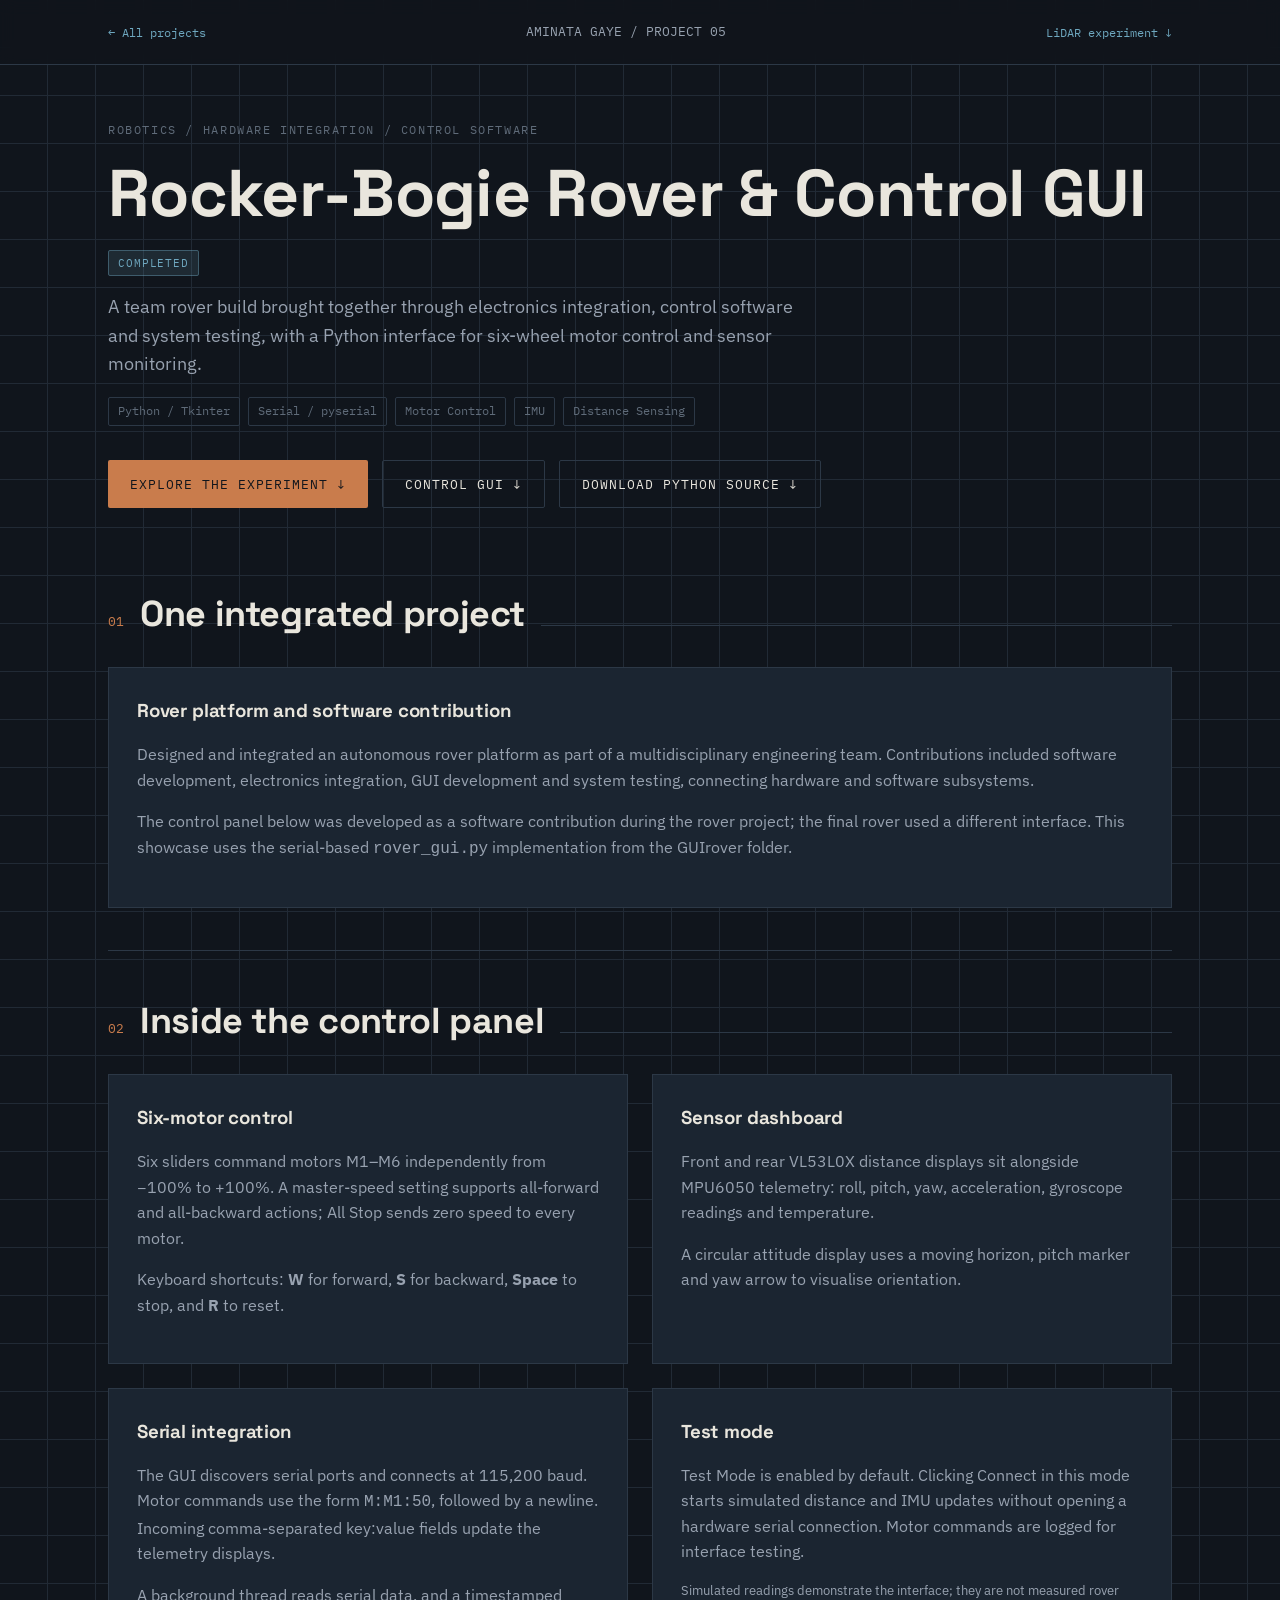
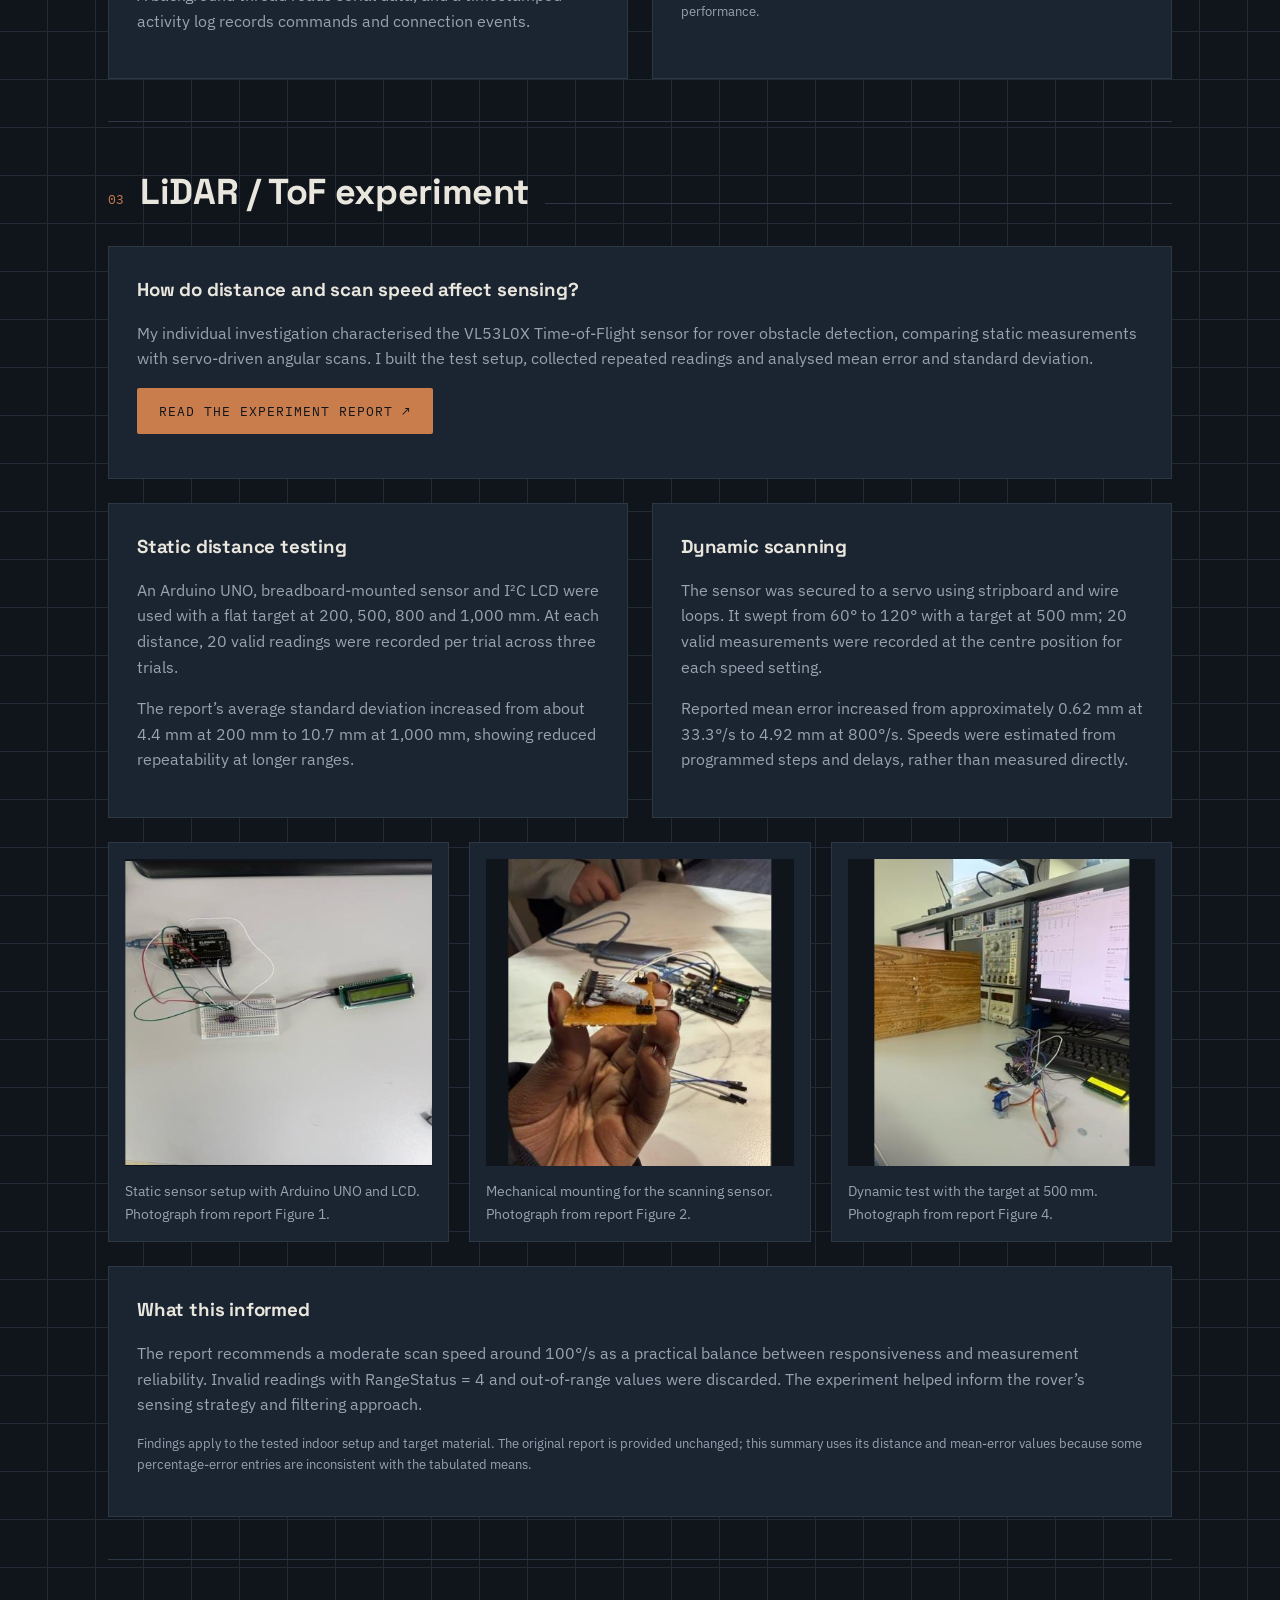
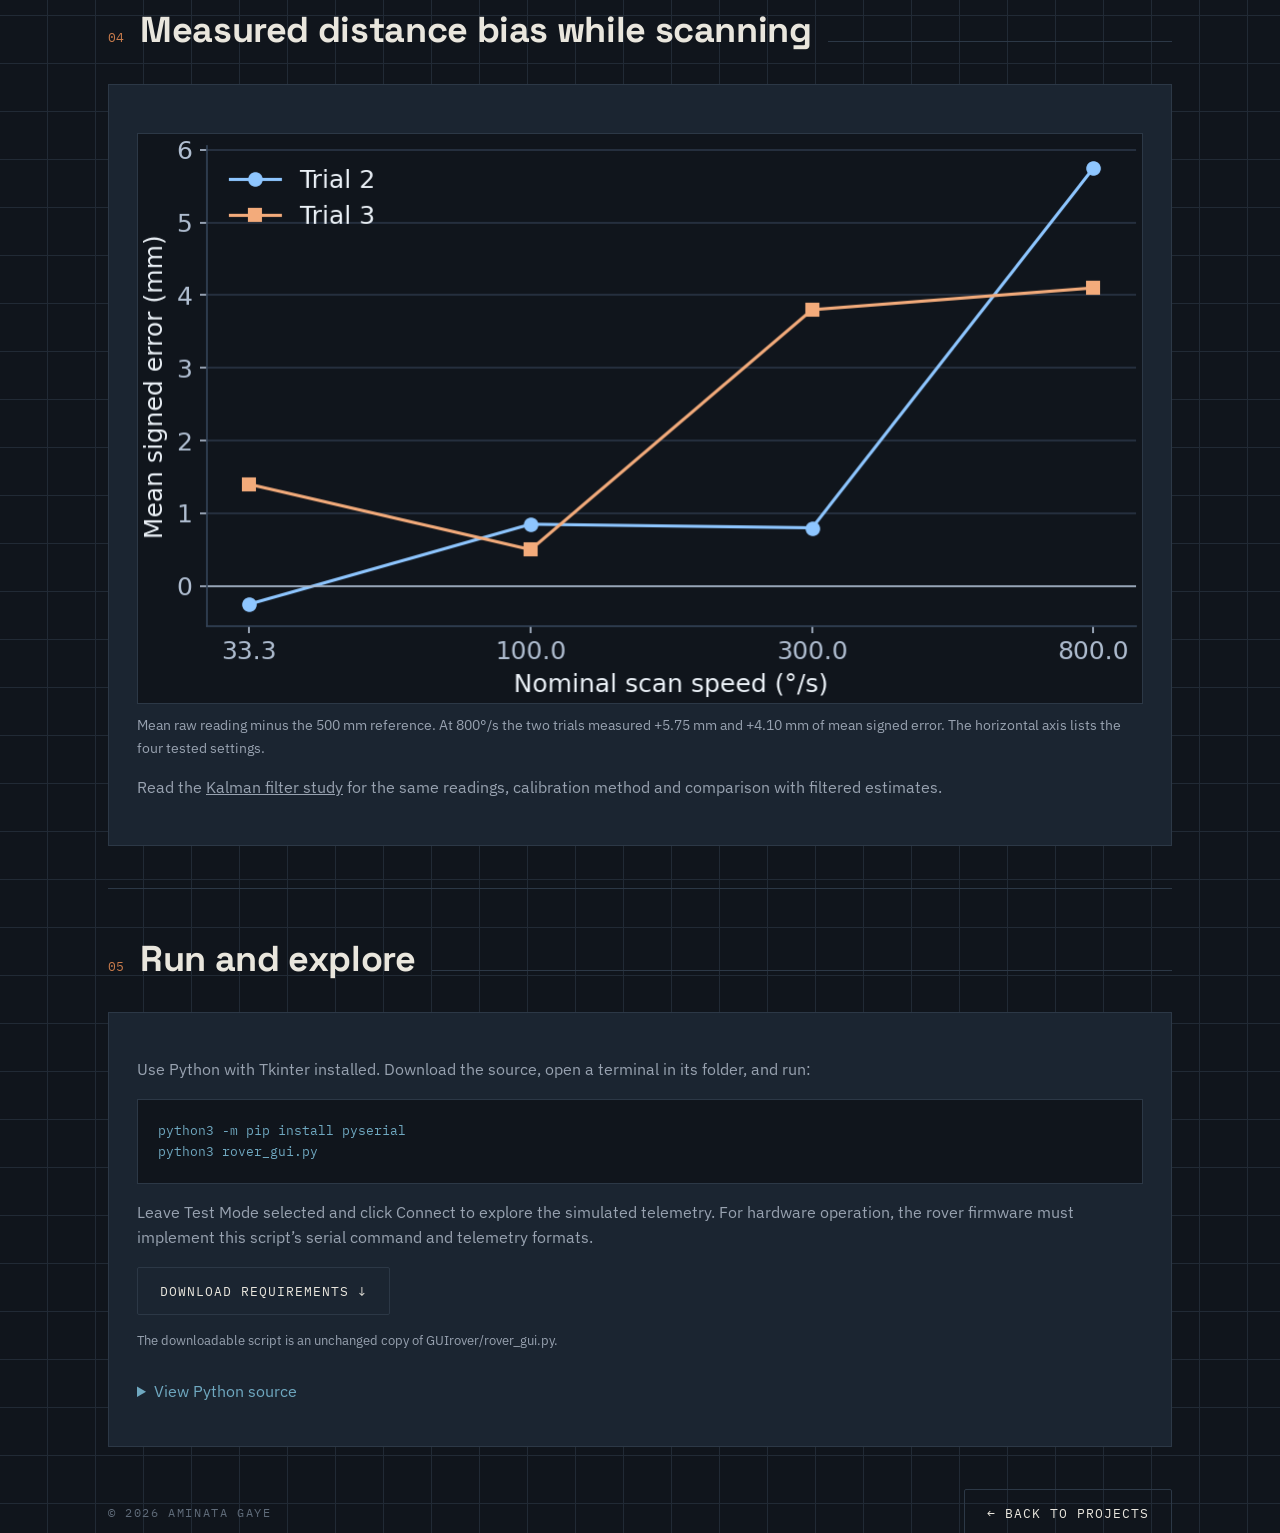
<file: rover/index.html>
<!DOCTYPE html>
<html lang="en"><head><meta charset="UTF-8"><meta name="viewport" content="width=device-width, initial-scale=1.0"><title>Rocker-Bogie Rover &amp; Control GUI — Aminata Gaye</title><link rel="preconnect" href="https://fonts.googleapis.com">
<link rel="preconnect" href="https://fonts.gstatic.com" crossorigin>
<link href="https://fonts.googleapis.com/css2?family=Space+Grotesk:wght@400;500;600;700&family=IBM+Plex+Sans:wght@400;500;600&family=IBM+Plex+Mono:wght@400;500;600&display=swap" rel="stylesheet">
<style>
  :root{
    --bg: #10151c;
    --bg-alt: #141b24;
    --surface: #1b2531;
    --surface-2: #212c3a;
    --line: #2c3846;
    --line-soft: #212a35;
    --text: #e9e6dd;
    --text-dim: #98a2b0;
    --text-faint: #5f6b79;
    --copper: #c97c4c;
    --copper-soft: rgba(201,124,76,0.14);
    --blue: #6fa8c0;
    --blue-soft: rgba(111,168,192,0.14);
    --amber: #d9a441;
    --radius: 2px;
    --maxw: 1120px;
  }

  *{ box-sizing: border-box; }
  html{ scroll-behavior: smooth; }
  @media (prefers-reduced-motion: reduce){
    html{ scroll-behavior: auto; }
    *{ animation-duration: 0.01ms !important; animation-iteration-count: 1 !important; transition-duration: 0.01ms !important; }
  }

  body{
    margin:0;
    background: var(--bg);
    color: var(--text);
    font-family: 'IBM Plex Sans', sans-serif;
    font-size: 16px;
    line-height: 1.6;
    background-image:
      linear-gradient(var(--line-soft) 1px, transparent 1px),
      linear-gradient(90deg, var(--line-soft) 1px, transparent 1px);
    background-size: 48px 48px;
    background-position: -1px -1px;
  }

  a{ color: inherit; }
  h1,h2,h3{ font-family: 'Space Grotesk', sans-serif; margin: 0; letter-spacing: -0.01em; }

  .label{
    font-family: 'IBM Plex Mono', monospace;
    font-size: 11.5px;
    letter-spacing: 0.14em;
    text-transform: uppercase;
    color: var(--text-faint);
  }

  .wrap{ max-width: var(--maxw); margin: 0 auto; padding: 0 28px; }

  /* ---------- NAV ---------- */
  nav{
    position: sticky; top: 0; z-index: 50;
    background: rgba(16,21,28,0.88);
    backdrop-filter: blur(8px);
    border-bottom: 1px solid var(--line);
  }
  nav .wrap{ display:flex; align-items:center; justify-content:space-between; height:64px; }
  .nav-mark{ display:flex; align-items:center; gap:10px; font-family:'IBM Plex Mono',monospace; font-size:13px; color:var(--text-dim); }
  .nav-mark .dot{ width:8px; height:8px; border:1.5px solid var(--copper); border-radius:50%; position:relative; }
  .nav-mark .dot::after{ content:""; position:absolute; inset:2px; background:var(--copper); border-radius:50%; }
  .nav-links{ display:flex; gap: 28px; list-style:none; margin:0; padding:0; }
  .nav-links a{
    text-decoration:none; font-family:'IBM Plex Mono', monospace; font-size:12.5px;
    letter-spacing:0.08em; text-transform:uppercase; color: var(--text-dim);
    padding: 4px 2px; border-bottom: 1px solid transparent;
    transition: color .15s ease, border-color .15s ease;
  }
  .nav-links a:hover, .nav-links a:focus-visible{ color: var(--copper); border-color: var(--copper); }
  .nav-cta{
    font-family:'IBM Plex Mono', monospace; font-size:12px; text-transform:uppercase; letter-spacing:.08em;
    color: var(--bg); background: var(--copper); padding: 8px 14px; text-decoration:none;
    border-radius: var(--radius);
  }
  .nav-toggle{ display:none; }

  a:focus-visible, button:focus-visible{ outline: 2px solid var(--blue); outline-offset: 3px; }

  /* ---------- HERO / TITLE BLOCK ---------- */
  .hero{
    position: relative;
    border-bottom: 1px solid var(--line);
    padding: 64px 0 0 0;
  }
  .crop{
    position:absolute; width:18px; height:18px; opacity:0.55;
  }
  .crop::before, .crop::after{ content:""; position:absolute; background: var(--text-faint); }
  .crop::before{ width:100%; height:1px; top:50%; }
  .crop::after{ width:1px; height:100%; left:50%; }
  .crop.tl{ top:14px; left:14px; }
  .crop.tr{ top:14px; right:14px; }

  .hero-inner{ padding: 40px 0 56px; position:relative; }
  .hero-eyebrow{
    display:flex; align-items:center; gap:10px; margin-bottom:22px;
  }
  .hero-eyebrow .rule{ flex:1; height:1px; background: var(--line); }

  .hero h1{
    font-size: clamp(44px, 8vw, 84px);
    font-weight: 700;
    line-height: 0.98;
    color: var(--text);
  }
  .hero h1 span{ color: var(--copper); }

  .hero-sub{
    margin-top: 18px;
    max-width: 560px;
    font-size: 17px;
    color: var(--text-dim);
  }

  .hero-actions{ display:flex; gap:14px; margin-top: 34px; flex-wrap: wrap; }
  .btn{
    font-family:'IBM Plex Mono', monospace; font-size:12.5px; text-transform:uppercase; letter-spacing:.08em;
    padding: 13px 22px; text-decoration:none; border-radius: var(--radius);
    display:inline-flex; align-items:center; gap:8px;
    transition: transform .15s ease, border-color .15s ease, background .15s ease;
  }
  .btn-primary{ background: var(--copper); color: var(--bg); }
  .btn-primary:hover{ transform: translateY(-1px); }
  .btn-ghost{ border: 1px solid var(--line); color: var(--text); }
  .btn-ghost:hover{ border-color: var(--blue); color: var(--blue); }

  /* title block strip */
  .titleblock{
    border-top: 1px solid var(--line);
    display:grid;
    grid-template-columns: repeat(4, 1fr);
  }
  .tb-cell{
    padding: 16px 20px;
    border-right: 1px solid var(--line);
  }
  .tb-cell:last-child{ border-right:none; }
  .tb-cell .label{ margin-bottom:6px; }
  .tb-cell .val{ font-family:'IBM Plex Mono', monospace; font-size:13.5px; color: var(--text); }
  .tb-cell .val.copper{ color: var(--copper); }

  /* ---------- SECTION SHELL ---------- */
  section{ padding: 84px 0; border-bottom: 1px solid var(--line); position:relative; }
  section:last-of-type{ border-bottom:none; }
  .sec-head{ display:flex; align-items:baseline; gap:16px; margin-bottom: 44px; }
  .sec-num{ font-family:'IBM Plex Mono', monospace; color: var(--copper); font-size: 13px; }
  .sec-head h2{ font-size: clamp(26px, 4vw, 36px); }
  .sec-head .rule{ flex:1; height:1px; background: var(--line); }

  /* ---------- ABOUT ---------- */
  .about-grid{ display:grid; grid-template-columns: 1.3fr 1fr; gap: 56px; }
  .about-text p{ color: var(--text-dim); font-size: 16px; margin: 0 0 16px; max-width: 560px; }
  .about-text strong{ color: var(--text); font-weight: 600; }

  .spec-sheet{ border: 1px solid var(--line); border-radius: var(--radius); background: var(--surface); }
  .spec-sheet .sh{
    padding: 14px 18px; border-bottom: 1px solid var(--line);
    font-family:'IBM Plex Mono', monospace; font-size:12px; letter-spacing:.1em; text-transform:uppercase; color: var(--text-faint);
  }
  .spec-row{
    display:flex; justify-content:space-between; gap: 12px;
    padding: 13px 18px; border-bottom: 1px solid var(--line-soft);
    font-size: 14px;
  }
  .spec-row:last-child{ border-bottom:none; }
  .spec-row .k{ color: var(--text-faint); font-family:'IBM Plex Mono', monospace; font-size:12.5px; }
  .spec-row .v{ color: var(--text); text-align:right; }

  /* ---------- SKILLS ---------- */
  .skills-grid{ display:grid; grid-template-columns: repeat(3, 1fr); gap: 1px; background: var(--line); border: 1px solid var(--line); }
  .skill-col{ background: var(--bg); padding: 28px 26px; }
  .skill-col .tag{
    display:inline-block; font-family:'IBM Plex Mono', monospace; font-size:11px; letter-spacing:.1em;
    text-transform:uppercase; color: var(--bg); background: var(--blue); padding: 3px 8px; border-radius: var(--radius); margin-bottom: 16px;
  }
  .skill-col:nth-child(1) .tag{ background: var(--copper); }
  .skill-col:nth-child(3) .tag{ background: var(--amber); }
  .skill-col h3{ font-size: 19px; margin-bottom: 14px; }
  .skill-col ul{ list-style:none; margin:0; padding:0; }
  .skill-col li{
    font-size: 14.5px; color: var(--text-dim); padding: 8px 0; border-top: 1px solid var(--line-soft);
    display:flex; align-items:center; gap:10px;
  }
  .skill-col li:first-of-type{ border-top:none; }
  .skill-col li::before{ content:""; width:5px; height:5px; background: var(--text-faint); flex-shrink:0; }

  /* ---------- PROJECTS ---------- */
  .projects{ display:flex; flex-direction:column; gap: 22px; }
  .project-card{
    border: 1px solid var(--line); border-radius: var(--radius); background: var(--surface);
    display:grid; grid-template-columns: 220px 1fr; position:relative; overflow:hidden;
  }
  .project-card.featured{ border-color: var(--copper); }
  .pc-side{
    background: var(--surface-2); border-right: 1px solid var(--line);
    padding: 24px 20px; display:flex; flex-direction:column; justify-content:space-between;
  }
  .pc-index{ font-family:'IBM Plex Mono', monospace; font-size: 34px; color: var(--line); font-weight:600; }
  .status{
    font-family:'IBM Plex Mono', monospace; font-size: 11px; text-transform:uppercase; letter-spacing:.08em;
    padding: 5px 9px; border-radius: var(--radius); width: fit-content;
  }
  .status.progress{ background: var(--copper-soft); color: var(--copper); border:1px solid rgba(201,124,76,0.4); }
  .status.done{ background: var(--blue-soft); color: var(--blue); border:1px solid rgba(111,168,192,0.4); }
  .status.planned{ background: rgba(152,162,176,0.1); color: var(--text-faint); border:1px solid var(--line); }

  .pc-main{ padding: 26px 28px; }
  .pc-top{ display:flex; align-items:flex-start; justify-content:space-between; gap: 16px; margin-bottom: 10px; }
  .pc-main h3{ font-size: 22px; }
  .featured-flag{
    font-family:'IBM Plex Mono', monospace; font-size: 10.5px; text-transform:uppercase; letter-spacing:.1em;
    color: var(--copper); border: 1px solid var(--copper); padding: 3px 8px; border-radius: var(--radius); white-space:nowrap;
  }
  .pc-main p{ color: var(--text-dim); font-size: 14.5px; margin: 0 0 16px; max-width: 620px; }
  .pc-tags{ display:flex; flex-wrap:wrap; gap: 8px; }
  .pc-tags span{
    font-family:'IBM Plex Mono', monospace; font-size: 11.5px; color: var(--text-faint);
    border: 1px solid var(--line); padding: 4px 9px; border-radius: var(--radius);
  }

  @media (max-width: 720px){
    .project-card{ grid-template-columns: 1fr; }
    .pc-side{ flex-direction:row; border-right:none; border-bottom:1px solid var(--line); align-items:center; }
  }

  /* ---------- CONTACT ---------- */
  .contact-block{
    display:grid; grid-template-columns: 1fr 1fr; gap: 40px; align-items:end;
  }
  .contact-block h2{ font-size: clamp(28px,5vw,44px); max-width: 480px; }
  .contact-sub{ margin-top: 14px; max-width: 420px; color: var(--text-dim); font-size: 15px; }
  .contact-links{ display:flex; flex-direction:column; gap: 0; }
  .contact-links a{
    display:flex; align-items:center; justify-content:space-between;
    padding: 16px 0; border-top: 1px solid var(--line);
    text-decoration:none; font-family:'IBM Plex Mono', monospace; font-size: 14px; color: var(--text);
    transition: color .15s ease, padding-left .15s ease;
  }
  .contact-links a:last-child{ border-bottom: 1px solid var(--line); }
  .contact-links a .arrow{ color: var(--text-faint); transition: transform .15s ease; }
  .contact-links a:hover{ color: var(--copper); padding-left: 6px; }
  .contact-links a:hover .arrow{ transform: translateX(3px); color: var(--copper); }

  footer{
    padding: 28px 0; display:flex; justify-content:space-between; align-items:center; flex-wrap:wrap; gap: 10px;
  }
  footer .label{ color: var(--text-faint); }

  @media (max-width: 860px){
    .titleblock{ grid-template-columns: repeat(2, 1fr); }
    .tb-cell:nth-child(2){ border-right:none; }
    .about-grid{ grid-template-columns: 1fr; }
    .skills-grid{ grid-template-columns: 1fr; }
    .contact-block{ grid-template-columns: 1fr; }
    .nav-links{ display:none; }
  }

.detail-hero{padding:56px 28px 36px}.detail-hero h1{font-size:clamp(36px,7vw,66px);margin:18px 0}.intro{max-width:700px;color:var(--text-dim);font-size:18px}.detail-grid{display:grid;grid-template-columns:1fr 1fr;gap:24px}.panel{padding:28px;background:var(--surface);border:1px solid var(--line);min-width:0}.panel h3{margin-bottom:14px}.panel p,.panel li{color:var(--text-dim)}.panel ol{padding-left:22px}.panel li{margin:12px 0}.detail-section{padding:42px 0}.detail-section .sec-head{margin-bottom:24px}.terminal{background:var(--bg);padding:20px;border:1px solid var(--line);overflow:auto;font:13px/1.65 'IBM Plex Mono',monospace;color:var(--blue)}.caption{font-size:13px;color:var(--text-dim)}.detail-nav{display:flex;gap:16px;align-items:center;flex-wrap:wrap}.detail-nav a{font:12px 'IBM Plex Mono',monospace;text-decoration:none;color:var(--blue)}details summary{cursor:pointer;color:var(--blue);padding:14px 0}section{scroll-margin-top:85px}@media(max-width:720px){.detail-grid{grid-template-columns:1fr}.panel{padding:20px}.detail-nav .nav-mark{display:none}.terminal{font-size:11px;padding:12px}}
.experiment-gallery{display:grid;grid-template-columns:repeat(3,minmax(0,1fr));gap:20px}.experiment-gallery figure{margin:0;background:var(--surface);border:1px solid var(--line);padding:16px;min-width:0}.experiment-photo{aspect-ratio:1;overflow:hidden;background:var(--bg)}.experiment-photo img{width:100%;height:100%;object-fit:contain;transform:rotate(90deg)}.experiment-gallery figcaption{font-size:14px;color:var(--text-dim);margin-top:14px}@media(max-width:720px){.experiment-gallery{grid-template-columns:1fr}}

.chart { margin: 20px 0 0; }
.chart img { display: block; width: 100%; height: auto; border: 1px solid var(--line); }
.chart figcaption { margin-top: 10px; color: var(--text-dim); font-size: 14px; }
.data-table { width: 100%; border-collapse: collapse; font: 13px/1.5 'IBM Plex Mono', monospace; }
.data-table td, .data-table th { border-bottom: 1px solid var(--line); padding: 8px; text-align: right; }
.data-table td:first-child, .data-table th:first-child { text-align: left; }
.table-wrap { overflow-x: auto; }
.detail-grid > * { min-width: 0; }
.source-links { display: flex; flex-wrap: wrap; gap: 10px; margin-top: 18px; }
.source-links a { overflow-wrap: anywhere; }
.cad-views details { margin-top: 12px; border-top: 1px solid var(--line); }
.cad-views summary:focus-visible { outline: 2px solid var(--blue); outline-offset: 3px; }

.detail-hero h1 { line-height: 1.12; }
.cad-views .chart img { max-height: 560px; object-fit: contain; background: var(--bg); }
</style></head><body><nav><div class="wrap detail-nav"><a href="../index.html#rover-project">← All projects</a><span class="nav-mark">AMINATA GAYE / PROJECT 05</span><a href="#experiment">LiDAR experiment ↓</a></div></nav>
<header class="detail-hero wrap"><div class="label">Robotics / Hardware integration / Control software</div><h1>Rocker-Bogie Rover &amp; Control GUI</h1><span class="status done">Completed</span><p class="intro">A team rover build brought together through electronics integration, control software and system testing, with a Python interface for six-wheel motor control and sensor monitoring.</p><div class="pc-tags"><span>Python / Tkinter</span><span>Serial / pyserial</span><span>Motor Control</span><span>IMU</span><span>Distance Sensing</span></div><div class="hero-actions"><a class="btn btn-primary" href="#experiment">Explore the experiment ↓</a><a class="btn btn-ghost" href="#software">Control GUI ↓</a><a class="btn btn-ghost" href="rover_gui.py" download>Download Python source ↓</a></div></header>
<main class="wrap"><section class="detail-section"><div class="sec-head"><span class="sec-num">01</span><h2>One integrated project</h2><span class="rule"></span></div><div class="panel"><h3>Rover platform and software contribution</h3><p>Designed and integrated an autonomous rover platform as part of a multidisciplinary engineering team. Contributions included software development, electronics integration, GUI development and system testing, connecting hardware and software subsystems.</p><p>The control panel below was developed as a software contribution during the rover project; the final rover used a different interface. This showcase uses the serial-based <code>rover_gui.py</code> implementation from the GUIrover folder.</p></div></section>
<section class="detail-section" id="software"><div class="sec-head"><span class="sec-num">02</span><h2>Inside the control panel</h2><span class="rule"></span></div><div class="detail-grid"><article class="panel"><h3>Six-motor control</h3><p>Six sliders command motors M1–M6 independently from −100% to +100%. A master-speed setting supports all-forward and all-backward actions; All Stop sends zero speed to every motor.</p><p>Keyboard shortcuts: <strong>W</strong> for forward, <strong>S</strong> for backward, <strong>Space</strong> to stop, and <strong>R</strong> to reset.</p></article><article class="panel"><h3>Sensor dashboard</h3><p>Front and rear VL53L0X distance displays sit alongside MPU6050 telemetry: roll, pitch, yaw, acceleration, gyroscope readings and temperature.</p><p>A circular attitude display uses a moving horizon, pitch marker and yaw arrow to visualise orientation.</p></article><article class="panel"><h3>Serial integration</h3><p>The GUI discovers serial ports and connects at 115,200 baud. Motor commands use the form <code>M:M1:50</code>, followed by a newline. Incoming comma-separated key:value fields update the telemetry displays.</p><p>A background thread reads serial data, and a timestamped activity log records commands and connection events.</p></article><article class="panel"><h3>Test mode</h3><p>Test Mode is enabled by default. Clicking Connect in this mode starts simulated distance and IMU updates without opening a hardware serial connection. Motor commands are logged for interface testing.</p><p class="caption">Simulated readings demonstrate the interface; they are not measured rover performance.</p></article></div></section>
<section class="detail-section" id="experiment"><div class="sec-head"><span class="sec-num">03</span><h2>LiDAR / ToF experiment</h2><span class="rule"></span></div><div class="panel"><h3>How do distance and scan speed affect sensing?</h3><p>My individual investigation characterised the VL53L0X Time-of-Flight sensor for rover obstacle detection, comparing static measurements with servo-driven angular scans. I built the test setup, collected repeated readings and analysed mean error and standard deviation.</p><p><a class="btn btn-primary" href="experiment/lidar-experiment-report.pdf" target="_blank" rel="noopener">Read the experiment report ↗</a></p></div><div class="detail-grid" style="margin-top:24px"><article class="panel"><h3>Static distance testing</h3><p>An Arduino UNO, breadboard-mounted sensor and I²C LCD were used with a flat target at 200, 500, 800 and 1,000 mm. At each distance, 20 valid readings were recorded per trial across three trials.</p><p>The report’s average standard deviation increased from about 4.4 mm at 200 mm to 10.7 mm at 1,000 mm, showing reduced repeatability at longer ranges.</p></article><article class="panel"><h3>Dynamic scanning</h3><p>The sensor was secured to a servo using stripboard and wire loops. It swept from 60° to 120° with a target at 500 mm; 20 valid measurements were recorded at the centre position for each speed setting.</p><p>Reported mean error increased from approximately 0.62 mm at 33.3°/s to 4.92 mm at 800°/s. Speeds were estimated from programmed steps and delays, rather than measured directly.</p></article></div><div class="experiment-gallery" style="margin-top:24px">
<figure><a href="experiment/static-setup.jpg" target="_blank" rel="noopener" aria-label="Open static test setup photograph"><div class="experiment-photo"><img src="experiment/static-setup.jpg" alt="Arduino, breadboard-mounted VL53L0X sensor and LCD in the static test setup" loading="lazy"></div></a><figcaption>Static sensor setup with Arduino UNO and LCD. Photograph from report Figure 1.</figcaption></figure>
<figure><a href="experiment/sensor-mount.jpg" target="_blank" rel="noopener" aria-label="Open sensor mounting photograph"><div class="experiment-photo"><img src="experiment/sensor-mount.jpg" alt="Close-up of the sensor mounted on stripboard for the servo scanning assembly" loading="lazy"></div></a><figcaption>Mechanical mounting for the scanning sensor. Photograph from report Figure 2.</figcaption></figure>
<figure><a href="experiment/dynamic-setup.jpg" target="_blank" rel="noopener" aria-label="Open dynamic test setup photograph"><div class="experiment-photo"><img src="experiment/dynamic-setup.jpg" alt="Servo-mounted sensor facing a flat wooden target on the laboratory bench" loading="lazy"></div></a><figcaption>Dynamic test with the target at 500 mm. Photograph from report Figure 4.</figcaption></figure></div><div class="panel" style="margin-top:24px"><h3>What this informed</h3><p>The report recommends a moderate scan speed around 100°/s as a practical balance between responsiveness and measurement reliability. Invalid readings with RangeStatus = 4 and out-of-range values were discarded. The experiment helped inform the rover’s sensing strategy and filtering approach.</p><p class="caption">Findings apply to the tested indoor setup and target material. The original report is provided unchanged; this summary uses its distance and mean-error values because some percentage-error entries are inconsistent with the tabulated means.</p></div></section><section class="detail-section"><div class="sec-head"><span class="sec-num">04</span><h2>Measured distance bias while scanning</h2><span class="rule"></span></div>
<article class="panel"><figure class="chart"><img src="scan-bias.png" alt="Raw distance bias increases overall with nominal scan speed in both evaluation trials."><figcaption>Mean raw reading minus the 500 mm reference. At 800°/s the two trials measured +5.75 mm and +4.10 mm of mean signed error. The horizontal axis lists the four tested settings.</figcaption></figure><p>Read the <a href="../kalman-filter/index.html">Kalman filter study</a> for the same readings, calibration method and comparison with filtered estimates.</p></article></section>
<section class="detail-section" id="source"><div class="sec-head"><span class="sec-num">05</span><h2>Run and explore</h2><span class="rule"></span></div><div class="panel"><p>Use Python with Tkinter installed. Download the source, open a terminal in its folder, and run:</p><pre class="terminal">python3 -m pip install pyserial
python3 rover_gui.py</pre><p>Leave Test Mode selected and click Connect to explore the simulated telemetry. For hardware operation, the rover firmware must implement this script’s serial command and telemetry formats.</p><p><a class="btn btn-ghost" href="requirements.txt" download>Download requirements ↓</a></p><p class="caption">The downloadable script is an unchanged copy of GUIrover/rover_gui.py.</p><details><summary>View Python source</summary><pre class="terminal"><code>import tkinter as tk
from tkinter import ttk, messagebox
import serial
import serial.tools.list_ports
import threading
import time
import random
import math

class RoverGUI:
    def __init__(self, root):
        self.root = root
        self.root.title(&quot;6-Wheel Rover Control Panel - Individual Motor Control&quot;)
        self.root.geometry(&quot;1400x900&quot;)
        self.root.configure(bg=&#x27;#2C3E50&#x27;)
        
        # Serial connection
        self.serial_port = None
        self.running = False
        
        # Test mode
        self.test_mode = tk.BooleanVar(value=True)
        
        # Data variables
        self.distance1 = tk.StringVar(value=&quot;---&quot;)
        self.distance2 = tk.StringVar(value=&quot;---&quot;)
        
        # IMU Data
        self.roll = tk.StringVar(value=&quot;---&quot;)
        self.pitch = tk.StringVar(value=&quot;---&quot;)
        self.yaw = tk.StringVar(value=&quot;---&quot;)
        self.ax = tk.StringVar(value=&quot;---&quot;)
        self.ay = tk.StringVar(value=&quot;---&quot;)
        self.az = tk.StringVar(value=&quot;---&quot;)
        self.gx = tk.StringVar(value=&quot;---&quot;)
        self.gy = tk.StringVar(value=&quot;---&quot;)
        self.gz = tk.StringVar(value=&quot;---&quot;)
        self.temp = tk.StringVar(value=&quot;---&quot;)
        
        # Motor speeds (0-100%)
        self.motor_speeds = {
            &#x27;M1&#x27;: 0, &#x27;M2&#x27;: 0, &#x27;M3&#x27;: 0,  # Left Front, Left Middle, Left Rear
            &#x27;M4&#x27;: 0, &#x27;M5&#x27;: 0, &#x27;M6&#x27;: 0   # Right Front, Right Middle, Right Rear
        }
        
        # Motor names for display
        self.motor_names = {
            &#x27;M1&#x27;: &quot;Motor 1 (Left Front)&quot;,
            &#x27;M2&#x27;: &quot;Motor 2 (Left Middle)&quot;,
            &#x27;M3&#x27;: &quot;Motor 3 (Left Rear)&quot;,
            &#x27;M4&#x27;: &quot;Motor 4 (Right Front)&quot;,
            &#x27;M5&#x27;: &quot;Motor 5 (Right Middle)&quot;,
            &#x27;M6&#x27;: &quot;Motor 6 (Right Rear)&quot;
        }
        
        # For IMU visualization
        self.current_roll = 0
        self.current_pitch = 0
        self.current_yaw = 0
        
        self.connection_status = tk.StringVar(value=&quot;Disconnected&quot;)
        
        # Create widgets
        self.create_widgets()
        
        # Start test mode updater
        self.start_test_mode_updater()
        
        self.add_log(&quot;GUI initialized successfully - Individual Motor Control Mode&quot;)
        
    def create_widgets(self):
        # Main container
        main_container = tk.Frame(self.root, bg=&#x27;#2C3E50&#x27;)
        main_container.pack(fill=&#x27;both&#x27;, expand=True, padx=10, pady=10)
        
        # ===== TOP SECTION: Connection =====
        top_frame = tk.Frame(main_container, bg=&#x27;#2C3E50&#x27;)
        top_frame.pack(fill=&#x27;x&#x27;, pady=(0, 10))
        
        self.create_connection_section(top_frame)
        
        # ===== MIDDLE SECTION: Rover Visual and Sensors =====
        middle_frame = tk.Frame(main_container, bg=&#x27;#2C3E50&#x27;)
        middle_frame.pack(fill=&#x27;both&#x27;, expand=True, pady=10)
        
        # Left: Rover Visualization with Motor Controls
        self.create_rover_with_controls(middle_frame)
        
        # Right: Sensor Data
        right_sensor_frame = tk.Frame(middle_frame, bg=&#x27;#2C3E50&#x27;)
        right_sensor_frame.pack(side=&#x27;right&#x27;, fill=&#x27;both&#x27;, expand=True, padx=(10, 0))
        
        self.create_distance_section(right_sensor_frame)
        self.create_imu_section(right_sensor_frame)
        
        # ===== BOTTOM SECTION: Log =====
        self.create_log_section(main_container)
        
        # ===== KEYBOARD BINDINGS =====
        self.setup_keyboard_controls()
        
    def create_connection_section(self, parent):
        conn_frame = tk.LabelFrame(parent, text=&quot;Connection Settings&quot;, 
                                   bg=&#x27;#34495E&#x27;, fg=&#x27;white&#x27;, 
                                   font=(&#x27;Arial&#x27;, 11, &#x27;bold&#x27;), 
                                   padx=15, pady=10)
        conn_frame.pack(fill=&#x27;x&#x27;, expand=True)
        
        tk.Label(conn_frame, text=&quot;Serial Port:&quot;, bg=&#x27;#34495E&#x27;, fg=&#x27;white&#x27;, 
                font=(&#x27;Arial&#x27;, 10)).grid(row=0, column=0, padx=5, pady=5, sticky=&#x27;w&#x27;)
        
        self.port_combo = ttk.Combobox(conn_frame, width=15, state=&#x27;readonly&#x27;)
        self.port_combo.grid(row=0, column=1, padx=5, pady=5)
        self.refresh_ports()
        
        refresh_btn = tk.Button(conn_frame, text=&quot;🔄&quot;, 
                               command=self.refresh_ports,
                               bg=&#x27;#3498DB&#x27;, fg=&#x27;white&#x27;, 
                               font=(&#x27;Arial&#x27;, 9, &#x27;bold&#x27;),
                               relief=&#x27;raised&#x27;, width=3)
        refresh_btn.grid(row=0, column=2, padx=5, pady=5)
        
        self.connect_btn = tk.Button(conn_frame, text=&quot;Connect&quot;, 
                                     command=self.toggle_connection,
                                     bg=&#x27;#27AE60&#x27;, fg=&#x27;white&#x27;, 
                                     font=(&#x27;Arial&#x27;, 10, &#x27;bold&#x27;),
                                     relief=&#x27;raised&#x27;, padx=20, pady=5)
        self.connect_btn.grid(row=0, column=3, padx=5, pady=5)
        
        status_frame = tk.Frame(conn_frame, bg=&#x27;#34495E&#x27;)
        status_frame.grid(row=0, column=4, padx=20, pady=5)
        
        tk.Label(status_frame, text=&quot;Status:&quot;, bg=&#x27;#34495E&#x27;, fg=&#x27;white&#x27;, 
                font=(&#x27;Arial&#x27;, 10)).pack(side=&#x27;left&#x27;, padx=(0, 5))
        
        self.status_canvas = tk.Canvas(status_frame, width=15, height=15, 
                                      bg=&#x27;#34495E&#x27;, highlightthickness=0)
        self.status_canvas.pack(side=&#x27;left&#x27;, padx=(0, 5))
        self.status_indicator = self.status_canvas.create_oval(2, 2, 13, 13, fill=&#x27;red&#x27;)
        
        self.status_label = tk.Label(status_frame, textvariable=self.connection_status,
                                     bg=&#x27;#34495E&#x27;, fg=&#x27;#E74C3C&#x27;, 
                                     font=(&#x27;Arial&#x27;, 10, &#x27;bold&#x27;))
        self.status_label.pack(side=&#x27;left&#x27;)
        
        test_check = tk.Checkbutton(conn_frame, text=&quot;Test Mode&quot;, 
                                   variable=self.test_mode,
                                   bg=&#x27;#34495E&#x27;, fg=&#x27;white&#x27;, 
                                   selectcolor=&#x27;#2C3E50&#x27;,
                                   font=(&#x27;Arial&#x27;, 9),
                                   command=self.toggle_test_mode)
        test_check.grid(row=0, column=5, padx=20, pady=5)
        
    def create_rover_with_controls(self, parent):
        rover_frame = tk.LabelFrame(parent, text=&quot;6-Wheel Rover - Individual Motor Control&quot;, 
                                   bg=&#x27;#34495E&#x27;, fg=&#x27;white&#x27;, 
                                   font=(&#x27;Arial&#x27;, 12, &#x27;bold&#x27;), 
                                   padx=15, pady=15)
        rover_frame.pack(side=&#x27;left&#x27;, fill=&#x27;both&#x27;, expand=True)
        
        # Canvas for rover visualization
        self.rover_canvas = tk.Canvas(rover_frame, width=500, height=300, 
                                      bg=&#x27;#2C3E50&#x27;, highlightthickness=2,
                                      highlightbackground=&#x27;#3498DB&#x27;)
        self.rover_canvas.pack(pady=10)
        
        # Draw rover
        self.draw_rover()
        
        # Motor control sliders
        control_frame = tk.Frame(rover_frame, bg=&#x27;#34495E&#x27;)
        control_frame.pack(fill=&#x27;x&#x27;, pady=10)
        
        # Left side motors (M1, M2, M3)
        left_frame = tk.LabelFrame(control_frame, text=&quot;LEFT SIDE MOTORS&quot;, 
                                   bg=&#x27;#2C3E50&#x27;, fg=&#x27;#3498DB&#x27;, 
                                   font=(&#x27;Arial&#x27;, 10, &#x27;bold&#x27;))
        left_frame.pack(side=&#x27;left&#x27;, fill=&#x27;both&#x27;, expand=True, padx=5)
        
        self.create_motor_slider(left_frame, &quot;Motor 1 (Left Front)&quot;, &#x27;M1&#x27;, 0, &#x27;#3498DB&#x27;)
        self.create_motor_slider(left_frame, &quot;Motor 2 (Left Middle)&quot;, &#x27;M2&#x27;, 1, &#x27;#27AE60&#x27;)
        self.create_motor_slider(left_frame, &quot;Motor 3 (Left Rear)&quot;, &#x27;M3&#x27;, 2, &#x27;#27AE60&#x27;)
        
        # Right side motors (M4, M5, M6)
        right_frame = tk.LabelFrame(control_frame, text=&quot;RIGHT SIDE MOTORS&quot;, 
                                    bg=&#x27;#2C3E50&#x27;, fg=&#x27;#E67E22&#x27;, 
                                    font=(&#x27;Arial&#x27;, 10, &#x27;bold&#x27;))
        right_frame.pack(side=&#x27;right&#x27;, fill=&#x27;both&#x27;, expand=True, padx=5)
        
        self.create_motor_slider(right_frame, &quot;Motor 4 (Right Front)&quot;, &#x27;M4&#x27;, 0, &#x27;#E67E22&#x27;)
        self.create_motor_slider(right_frame, &quot;Motor 5 (Right Middle)&quot;, &#x27;M5&#x27;, 1, &#x27;#F39C12&#x27;)
        self.create_motor_slider(right_frame, &quot;Motor 6 (Right Rear)&quot;, &#x27;M6&#x27;, 2, &#x27;#F39C12&#x27;)
        
        # Quick action buttons at bottom of rover frame
        action_frame = tk.Frame(rover_frame, bg=&#x27;#34495E&#x27;)
        action_frame.pack(fill=&#x27;x&#x27;, pady=10)
        
        button_config = {&#x27;width&#x27;: 10, &#x27;height&#x27;: 1, &#x27;font&#x27;: (&#x27;Arial&#x27;, 9, &#x27;bold&#x27;), &#x27;relief&#x27;: &#x27;raised&#x27;}
        
        tk.Button(action_frame, text=&quot;All Forward&quot;, bg=&#x27;#27AE60&#x27;, fg=&#x27;white&#x27;,
                 command=self.all_forward, **button_config).pack(side=&#x27;left&#x27;, padx=5)
        
        tk.Button(action_frame, text=&quot;All Stop&quot;, bg=&#x27;#E74C3C&#x27;, fg=&#x27;white&#x27;,
                 command=self.all_stop, **button_config).pack(side=&#x27;left&#x27;, padx=5)
        
        tk.Button(action_frame, text=&quot;All Backward&quot;, bg=&#x27;#F39C12&#x27;, fg=&#x27;white&#x27;,
                 command=self.all_backward, **button_config).pack(side=&#x27;left&#x27;, padx=5)
        
        tk.Button(action_frame, text=&quot;Reset All&quot;, bg=&#x27;#3498DB&#x27;, fg=&#x27;white&#x27;,
                 command=self.reset_all_motors, **button_config).pack(side=&#x27;left&#x27;, padx=5)
        
        # Master speed control
        master_frame = tk.Frame(action_frame, bg=&#x27;#34495E&#x27;)
        master_frame.pack(side=&#x27;right&#x27;, padx=10)
        
        tk.Label(master_frame, text=&quot;Master Speed:&quot;, bg=&#x27;#34495E&#x27;, fg=&#x27;white&#x27;, 
                font=(&#x27;Arial&#x27;, 9)).pack(side=&#x27;left&#x27;)
        
        self.master_speed = tk.Scale(master_frame, from_=0, to=100, orient=&#x27;horizontal&#x27;,
                                     bg=&#x27;#2C3E50&#x27;, fg=&#x27;white&#x27;, length=150,
                                     command=self.update_master_speed)
        self.master_speed.set(50)
        self.master_speed.pack(side=&#x27;left&#x27;, padx=5)
        
        self.master_speed_label = tk.Label(master_frame, text=&quot;50%&quot;, bg=&#x27;#34495E&#x27;, fg=&#x27;#00FF00&#x27;,
                                          font=(&#x27;Arial&#x27;, 9, &#x27;bold&#x27;))
        self.master_speed_label.pack(side=&#x27;left&#x27;)
        
    def create_motor_slider(self, parent, label, motor_id, row, color):
        &quot;&quot;&quot;Create a motor control slider&quot;&quot;&quot;
        frame = tk.Frame(parent, bg=&#x27;#2C3E50&#x27;)
        frame.pack(fill=&#x27;x&#x27;, pady=5, padx=10)
        
        # Motor label
        tk.Label(frame, text=f&quot;{label}&quot;, bg=&#x27;#2C3E50&#x27;, fg=color, 
                font=(&#x27;Arial&#x27;, 9, &#x27;bold&#x27;)).grid(row=0, column=0, sticky=&#x27;w&#x27;)
        
        # Speed value display
        speed_var = tk.StringVar(value=&quot;0&quot;)
        speed_label = tk.Label(frame, textvariable=speed_var, bg=&#x27;#1C2833&#x27;, fg=&#x27;#00FF00&#x27;,
                              font=(&#x27;Courier&#x27;, 10, &#x27;bold&#x27;), width=4, relief=&#x27;sunken&#x27;)
        speed_label.grid(row=0, column=2, padx=5)
        tk.Label(frame, text=&quot;%&quot;, bg=&#x27;#2C3E50&#x27;, fg=&#x27;white&#x27;).grid(row=0, column=3)
        
        # Slider (0-100%)
        slider = tk.Scale(frame, from_=-100, to=100, orient=&#x27;horizontal&#x27;,
                         bg=&#x27;#2C3E50&#x27;, fg=&#x27;white&#x27;, highlightthickness=0,
                         troughcolor=&#x27;#1C2833&#x27;, activebackground=color,
                         length=150, command=lambda v, m=motor_id, sv=speed_var: self.update_motor_speed(m, v, sv))
        slider.set(0)
        slider.grid(row=1, column=0, columnspan=4, sticky=&#x27;ew&#x27;)
        
        # Store references
        self.motor_sliders[motor_id] = slider
        self.motor_speed_vars[motor_id] = speed_var
        
    def draw_rover(self):
        &quot;&quot;&quot;Draw the rover with wheels labeled M1-M6&quot;&quot;&quot;
        self.rover_canvas.delete(&quot;all&quot;)
        
        # Rover body
        body_x1, body_y1 = 100, 80
        body_x2, body_y2 = 400, 220
        self.rover_canvas.create_rectangle(body_x1, body_y1, body_x2, body_y2,
                                          fill=&#x27;#34495E&#x27;, outline=&#x27;#3498DB&#x27;, width=3)
        
        self.rover_canvas.create_text(250, 150, text=&quot;6-WHEEL ROVER&quot;, 
                                      fill=&#x27;white&#x27;, font=(&#x27;Arial&#x27;, 14, &#x27;bold&#x27;))
        
        # Wheel positions with motor numbers
        wheel_y = 150
        wheel_positions = {
            &#x27;M1&#x27;: (130, wheel_y),   # Left Front
            &#x27;M2&#x27;: (210, wheel_y),   # Left Middle
            &#x27;M3&#x27;: (290, wheel_y),   # Left Rear
            &#x27;M4&#x27;: (370, wheel_y),   # Right Front
            &#x27;M5&#x27;: (290, wheel_y),   # Right Middle
            &#x27;M6&#x27;: (370, wheel_y)    # Right Rear
        }
        
        # Draw wheels with motor numbers
        for motor_id, (x, y) in wheel_positions.items():
            color = &#x27;#3498DB&#x27; if motor_id in [&#x27;M1&#x27;, &#x27;M2&#x27;, &#x27;M3&#x27;] else &#x27;#E67E22&#x27;
            
            # Draw wheel
            self.rover_canvas.create_oval(x-12, y-12, x+12, y+12, 
                                         fill=color, outline=&#x27;white&#x27;, width=2)
            
            # Add motor number
            self.rover_canvas.create_text(x, y+18, text=motor_id, 
                                         fill=&#x27;white&#x27;, font=(&#x27;Arial&#x27;, 9, &#x27;bold&#x27;))
        
        # Add front indicator arrow
        self.rover_canvas.create_polygon([250, 60, 240, 75, 260, 75], 
                                         fill=&#x27;#F39C12&#x27;, outline=&#x27;white&#x27;)
        self.rover_canvas.create_text(250, 50, text=&quot;FRONT&quot;, 
                                      fill=&#x27;#F39C12&#x27;, font=(&#x27;Arial&#x27;, 9, &#x27;bold&#x27;))
        
    def create_distance_section(self, parent):
        dist_frame = tk.LabelFrame(parent, text=&quot;Distance Sensors (VL53L0X)&quot;, 
                                   bg=&#x27;#34495E&#x27;, fg=&#x27;white&#x27;, 
                                   font=(&#x27;Arial&#x27;, 11, &#x27;bold&#x27;), 
                                   padx=15, pady=10)
        dist_frame.pack(fill=&#x27;x&#x27;, pady=(0, 10))
        
        # Sensor 1
        sensor1_frame = tk.Frame(dist_frame, bg=&#x27;#2C3E50&#x27;, relief=&#x27;ridge&#x27;, bd=2)
        sensor1_frame.pack(side=&#x27;left&#x27;, fill=&#x27;both&#x27;, expand=True, padx=5, pady=5)
        
        tk.Label(sensor1_frame, text=&quot;Sensor 1 (Front)&quot;, 
                bg=&#x27;#2C3E50&#x27;, fg=&#x27;#3498DB&#x27;, 
                font=(&#x27;Arial&#x27;, 10, &#x27;bold&#x27;)).pack(pady=5)
        
        distance1_display = tk.Label(sensor1_frame, textvariable=self.distance1, 
                                    bg=&#x27;#1C2833&#x27;, fg=&#x27;#00FF00&#x27;, 
                                    font=(&#x27;Courier&#x27;, 20, &#x27;bold&#x27;),
                                    relief=&#x27;sunken&#x27;, bd=3, padx=15, pady=8)
        distance1_display.pack(pady=5)
        tk.Label(sensor1_frame, text=&quot;mm&quot;, bg=&#x27;#2C3E50&#x27;, fg=&#x27;white&#x27;).pack()
        
        # Sensor 2
        sensor2_frame = tk.Frame(dist_frame, bg=&#x27;#2C3E50&#x27;, relief=&#x27;ridge&#x27;, bd=2)
        sensor2_frame.pack(side=&#x27;right&#x27;, fill=&#x27;both&#x27;, expand=True, padx=5, pady=5)
        
        tk.Label(sensor2_frame, text=&quot;Sensor 2 (Rear)&quot;, 
                bg=&#x27;#2C3E50&#x27;, fg=&#x27;#E67E22&#x27;, 
                font=(&#x27;Arial&#x27;, 10, &#x27;bold&#x27;)).pack(pady=5)
        
        distance2_display = tk.Label(sensor2_frame, textvariable=self.distance2, 
                                    bg=&#x27;#1C2833&#x27;, fg=&#x27;#00FF00&#x27;, 
                                    font=(&#x27;Courier&#x27;, 20, &#x27;bold&#x27;),
                                    relief=&#x27;sunken&#x27;, bd=3, padx=15, pady=8)
        distance2_display.pack(pady=5)
        tk.Label(sensor2_frame, text=&quot;mm&quot;, bg=&#x27;#2C3E50&#x27;, fg=&#x27;white&#x27;).pack()
        
    def create_imu_section(self, parent):
        imu_frame = tk.LabelFrame(parent, text=&quot;IMU Sensor (MPU6050)&quot;, 
                                  bg=&#x27;#34495E&#x27;, fg=&#x27;white&#x27;, 
                                  font=(&#x27;Arial&#x27;, 11, &#x27;bold&#x27;), 
                                  padx=15, pady=10)
        imu_frame.pack(fill=&#x27;both&#x27;, expand=True)
        
        # Create horizontal layout for IMU data and visualizer
        imu_content = tk.Frame(imu_frame, bg=&#x27;#34495E&#x27;)
        imu_content.pack(fill=&#x27;both&#x27;, expand=True)
        
        # Left side - Numerical data
        data_frame = tk.Frame(imu_content, bg=&#x27;#34495E&#x27;)
        data_frame.pack(side=&#x27;left&#x27;, fill=&#x27;both&#x27;, expand=True, padx=10)
        
        # Orientation (with Yaw)
        orient_frame = tk.LabelFrame(data_frame, text=&quot;Orientation (Roll, Pitch, Yaw)&quot;, 
                                     bg=&#x27;#2C3E50&#x27;, fg=&#x27;#F39C12&#x27;, 
                                     font=(&#x27;Arial&#x27;, 10, &#x27;bold&#x27;))
        orient_frame.pack(fill=&#x27;x&#x27;, pady=5)
        
        orient_values = tk.Frame(orient_frame, bg=&#x27;#2C3E50&#x27;)
        orient_values.pack(pady=5)
        
        # Roll
        tk.Label(orient_values, text=&quot;Roll:&quot;, bg=&#x27;#2C3E50&#x27;, fg=&#x27;white&#x27;, 
                font=(&#x27;Arial&#x27;, 10)).grid(row=0, column=0, padx=10, pady=2, sticky=&#x27;w&#x27;)
        tk.Label(orient_values, textvariable=self.roll, bg=&#x27;#1C2833&#x27;, fg=&#x27;#00FF00&#x27;, 
                font=(&#x27;Courier&#x27;, 14, &#x27;bold&#x27;), width=8, relief=&#x27;sunken&#x27;).grid(row=0, column=1, padx=5, pady=2)
        tk.Label(orient_values, text=&quot;°&quot;, bg=&#x27;#2C3E50&#x27;, fg=&#x27;white&#x27;, 
                font=(&#x27;Arial&#x27;, 10)).grid(row=0, column=2, padx=5, pady=2)
        
        # Pitch
        tk.Label(orient_values, text=&quot;Pitch:&quot;, bg=&#x27;#2C3E50&#x27;, fg=&#x27;white&#x27;, 
                font=(&#x27;Arial&#x27;, 10)).grid(row=1, column=0, padx=10, pady=2, sticky=&#x27;w&#x27;)
        tk.Label(orient_values, textvariable=self.pitch, bg=&#x27;#1C2833&#x27;, fg=&#x27;#00FF00&#x27;, 
                font=(&#x27;Courier&#x27;, 14, &#x27;bold&#x27;), width=8, relief=&#x27;sunken&#x27;).grid(row=1, column=1, padx=5, pady=2)
        tk.Label(orient_values, text=&quot;°&quot;, bg=&#x27;#2C3E50&#x27;, fg=&#x27;white&#x27;, 
                font=(&#x27;Arial&#x27;, 10)).grid(row=1, column=2, padx=5, pady=2)
        
        # Yaw
        tk.Label(orient_values, text=&quot;Yaw:&quot;, bg=&#x27;#2C3E50&#x27;, fg=&#x27;white&#x27;, 
                font=(&#x27;Arial&#x27;, 10)).grid(row=2, column=0, padx=10, pady=2, sticky=&#x27;w&#x27;)
        tk.Label(orient_values, textvariable=self.yaw, bg=&#x27;#1C2833&#x27;, fg=&#x27;#00FF00&#x27;, 
                font=(&#x27;Courier&#x27;, 14, &#x27;bold&#x27;), width=8, relief=&#x27;sunken&#x27;).grid(row=2, column=1, padx=5, pady=2)
        tk.Label(orient_values, text=&quot;°&quot;, bg=&#x27;#2C3E50&#x27;, fg=&#x27;white&#x27;, 
                font=(&#x27;Arial&#x27;, 10)).grid(row=2, column=2, padx=5, pady=2)
        
        # Acceleration
        accel_frame = tk.LabelFrame(data_frame, text=&quot;Acceleration (g)&quot;, 
                                    bg=&#x27;#2C3E50&#x27;, fg=&#x27;#E67E22&#x27;, 
                                    font=(&#x27;Arial&#x27;, 10, &#x27;bold&#x27;))
        accel_frame.pack(fill=&#x27;x&#x27;, pady=5)
        
        accel_values = tk.Frame(accel_frame, bg=&#x27;#2C3E50&#x27;)
        accel_values.pack(pady=5)
        
        for i, (label, var) in enumerate([(&quot;X:&quot;, self.ax), (&quot;Y:&quot;, self.ay), (&quot;Z:&quot;, self.az)]):
            tk.Label(accel_values, text=label, bg=&#x27;#2C3E50&#x27;, fg=&#x27;white&#x27;).grid(row=i, column=0, padx=10, pady=2, sticky=&#x27;w&#x27;)
            tk.Label(accel_values, textvariable=var, bg=&#x27;#1C2833&#x27;, fg=&#x27;#00FF00&#x27;, 
                    font=(&#x27;Courier&#x27;, 10), width=8, relief=&#x27;sunken&#x27;).grid(row=i, column=1, padx=5, pady=2)
        
        # Gyroscope
        gyro_frame = tk.LabelFrame(data_frame, text=&quot;Gyroscope (°/s)&quot;, 
                                   bg=&#x27;#2C3E50&#x27;, fg=&#x27;#3498DB&#x27;, 
                                   font=(&#x27;Arial&#x27;, 10, &#x27;bold&#x27;))
        gyro_frame.pack(fill=&#x27;x&#x27;, pady=5)
        
        gyro_values = tk.Frame(gyro_frame, bg=&#x27;#2C3E50&#x27;)
        gyro_values.pack(pady=5)
        
        for i, (label, var) in enumerate([(&quot;X:&quot;, self.gx), (&quot;Y:&quot;, self.gy), (&quot;Z:&quot;, self.gz)]):
            tk.Label(gyro_values, text=label, bg=&#x27;#2C3E50&#x27;, fg=&#x27;white&#x27;).grid(row=i, column=0, padx=10, pady=2, sticky=&#x27;w&#x27;)
            tk.Label(gyro_values, textvariable=var, bg=&#x27;#1C2833&#x27;, fg=&#x27;#00FF00&#x27;, 
                    font=(&#x27;Courier&#x27;, 10), width=8, relief=&#x27;sunken&#x27;).grid(row=i, column=1, padx=5, pady=2)
        
        # Temperature
        temp_frame = tk.Frame(data_frame, bg=&#x27;#34495E&#x27;)
        temp_frame.pack(fill=&#x27;x&#x27;, pady=5)
        tk.Label(temp_frame, text=&quot;Temperature:&quot;, bg=&#x27;#34495E&#x27;, fg=&#x27;white&#x27;, 
                font=(&#x27;Arial&#x27;, 9)).pack(side=&#x27;left&#x27;, padx=5)
        tk.Label(temp_frame, textvariable=self.temp, bg=&#x27;#1C2833&#x27;, fg=&#x27;#00FF00&#x27;, 
                font=(&#x27;Courier&#x27;, 10), width=8, relief=&#x27;sunken&#x27;).pack(side=&#x27;left&#x27;, padx=5)
        tk.Label(temp_frame, text=&quot;°C&quot;, bg=&#x27;#34495E&#x27;, fg=&#x27;white&#x27;).pack(side=&#x27;left&#x27;)
        
        # Right side - IMU Visualizer Circle (with Yaw indicator)
        visualizer_frame = tk.Frame(imu_content, bg=&#x27;#34495E&#x27;)
        visualizer_frame.pack(side=&#x27;right&#x27;, padx=20, pady=10)
        
        # Canvas for IMU visualization (circle with horizon line and yaw)
        self.imu_canvas = tk.Canvas(visualizer_frame, width=200, height=200, 
                                    bg=&#x27;#1C2833&#x27;, highlightthickness=2, 
                                    highlightbackground=&#x27;#3498DB&#x27;)
        self.imu_canvas.pack()
        
        tk.Label(visualizer_frame, text=&quot;IMU Balance Visualizer&quot;, bg=&#x27;#34495E&#x27;, fg=&#x27;#F39C12&#x27;, 
                font=(&#x27;Arial&#x27;, 9, &#x27;bold&#x27;)).pack(pady=5)
        
        # Yaw indicator label
        self.yaw_indicator = tk.Label(visualizer_frame, text=&quot;Yaw: ---°&quot;, 
                                      bg=&#x27;#34495E&#x27;, fg=&#x27;#00FF00&#x27;, 
                                      font=(&#x27;Courier&#x27;, 10, &#x27;bold&#x27;))
        self.yaw_indicator.pack(pady=2)
        
        # Draw initial IMU circle
        self.update_imu_visualization()
        
    def update_imu_visualization(self):
        &quot;&quot;&quot;Draw the IMU visualization circle with horizon line and yaw indicator&quot;&quot;&quot;
        if not hasattr(self, &#x27;imu_canvas&#x27;):
            return
            
        self.imu_canvas.delete(&quot;all&quot;)
        width = 200
        height = 200
        center_x = width // 2
        center_y = height // 2
        radius = 80
        
        # Draw outer circle
        self.imu_canvas.create_oval(center_x - radius, center_y - radius, 
                                    center_x + radius, center_y + radius,
                                    outline=&#x27;#3498DB&#x27;, width=3)
        
        # Draw crosshair (center lines)
        self.imu_canvas.create_line(center_x, center_y - radius + 10, 
                                    center_x, center_y + radius - 10, 
                                    fill=&#x27;#34495E&#x27;, width=1, dash=(2, 4))
        self.imu_canvas.create_line(center_x - radius + 10, center_y, 
                                    center_x + radius - 10, center_y, 
                                    fill=&#x27;#34495E&#x27;, width=1, dash=(2, 4))
        
        # Draw center point
        self.imu_canvas.create_oval(center_x - 4, center_y - 4, 
                                    center_x + 4, center_y + 4,
                                    fill=&#x27;red&#x27;, outline=&#x27;red&#x27;)
        
        # Draw horizon line based on roll angle
        roll_rad = math.radians(self.current_roll)
        line_length = 120
        
        # Calculate line endpoints
        x1 = center_x - (line_length / 2) * math.cos(roll_rad)
        y1 = center_y - (line_length / 2) * math.sin(roll_rad) + (self.current_pitch * 0.6)
        x2 = center_x + (line_length / 2) * math.cos(roll_rad)
        y2 = center_y + (line_length / 2) * math.sin(roll_rad) + (self.current_pitch * 0.6)
        
        self.imu_canvas.create_line(x1, y1, x2, y2, fill=&#x27;#00FF00&#x27;, width=3)
        
        # Draw pitch indicator (small circle)
        pitch_y = center_y + (self.current_pitch * 1.2)
        pitch_y = max(center_y - radius + 15, min(center_y + radius - 15, pitch_y))
        self.imu_canvas.create_oval(center_x - 6, pitch_y - 6, 
                                    center_x + 6, pitch_y + 6,
                                    fill=&#x27;#F39C12&#x27;, outline=&#x27;#F39C12&#x27;)
        
        # Draw yaw indicator (small arrow around the circle)
        yaw_rad = math.radians(self.current_yaw)
        arrow_radius = radius - 10
        arrow_x = center_x + arrow_radius * math.sin(yaw_rad)
        arrow_y = center_y - arrow_radius * math.cos(yaw_rad)
        self.imu_canvas.create_line(center_x, center_y, arrow_x, arrow_y, 
                                    fill=&#x27;#E67E22&#x27;, width=2, arrow=&#x27;last&#x27;)
        
        # Add labels
        self.imu_canvas.create_text(center_x, center_y - radius - 5, 
                                   text=f&quot;Roll: {self.current_roll:.1f}°&quot;, 
                                   fill=&#x27;#00FF00&#x27;, font=(&#x27;Arial&#x27;, 8))
        self.imu_canvas.create_text(center_x, center_y + radius + 15, 
                                   text=f&quot;Pitch: {self.current_pitch:.1f}°&quot;, 
                                   fill=&#x27;#00FF00&#x27;, font=(&#x27;Arial&#x27;, 8))
        
        # Update yaw indicator label
        self.yaw_indicator.config(text=f&quot;Yaw: {self.current_yaw:.1f}°&quot;)
        
        # Add level indicator text
        if abs(self.current_roll) &lt; 5 and abs(self.current_pitch) &lt; 5:
            self.imu_canvas.create_text(center_x, center_y, 
                                       text=&quot;LEVEL&quot;, fill=&#x27;#00FF00&#x27;, 
                                       font=(&#x27;Arial&#x27;, 10, &#x27;bold&#x27;))
        
    def create_log_section(self, parent):
        log_frame = tk.LabelFrame(parent, text=&quot;Activity Log&quot;, 
                                 bg=&#x27;#34495E&#x27;, fg=&#x27;white&#x27;, 
                                 font=(&#x27;Arial&#x27;, 11, &#x27;bold&#x27;), 
                                 padx=10, pady=5)
        log_frame.pack(fill=&#x27;x&#x27;, pady=(10, 0))
        
        scrollbar = tk.Scrollbar(log_frame)
        scrollbar.pack(side=&#x27;right&#x27;, fill=&#x27;y&#x27;)
        
        self.log_text = tk.Text(log_frame, height=5, 
                               bg=&#x27;#1C2833&#x27;, fg=&#x27;#00FF00&#x27;, 
                               font=(&#x27;Courier&#x27;, 8),
                               yscrollcommand=scrollbar.set,
                               state=&#x27;normal&#x27;)
        self.log_text.pack(side=&#x27;left&#x27;, fill=&#x27;both&#x27;, expand=True)
        scrollbar.config(command=self.log_text.yview)
        
    def update_motor_speed(self, motor_id, value, speed_var):
        &quot;&quot;&quot;Update individual motor speed&quot;&quot;&quot;
        speed = int(float(value))
        self.motor_speeds[motor_id] = speed
        speed_var.set(str(speed))
        
        # Send command
        self.send_motor_command(motor_id, speed)
        
    def send_motor_command(self, motor_id, speed):
        &quot;&quot;&quot;Send motor command to Pico&quot;&quot;&quot;
        if self.serial_port and self.serial_port.is_open and not self.test_mode.get():
            command = f&quot;M:{motor_id}:{speed}\n&quot;
            self.serial_port.write(command.encode())
        
        if self.test_mode.get():
            self.add_log(f&quot;Motor {motor_id}: {speed}%&quot;)
        
    def all_forward(self):
        &quot;&quot;&quot;Set all motors forward&quot;&quot;&quot;
        master = self.master_speed.get()
        for motor_id in self.motor_speeds:
            self.motor_speeds[motor_id] = master
            self.motor_sliders[motor_id].set(master)
            self.motor_speed_vars[motor_id].set(str(master))
            self.send_motor_command(motor_id, master)
        self.add_log(f&quot;All motors forward at {master}%&quot;)
        
    def all_backward(self):
        &quot;&quot;&quot;Set all motors backward&quot;&quot;&quot;
        master = self.master_speed.get()
        for motor_id in self.motor_speeds:
            self.motor_speeds[motor_id] = -master
            self.motor_sliders[motor_id].set(-master)
            self.motor_speed_vars[motor_id].set(str(-master))
            self.send_motor_command(motor_id, -master)
        self.add_log(f&quot;All motors backward at {master}%&quot;)
        
    def all_stop(self):
        &quot;&quot;&quot;Stop all motors&quot;&quot;&quot;
        for motor_id in self.motor_speeds:
            self.motor_speeds[motor_id] = 0
            self.motor_sliders[motor_id].set(0)
            self.motor_speed_vars[motor_id].set(&quot;0&quot;)
            self.send_motor_command(motor_id, 0)
        self.add_log(&quot;All motors stopped&quot;)
        
    def reset_all_motors(self):
        &quot;&quot;&quot;Reset all motor speeds to zero&quot;&quot;&quot;
        self.all_stop()
        self.master_speed.set(50)
        self.master_speed_label.config(text=&quot;50%&quot;)
        
    def update_master_speed(self, value):
        &quot;&quot;&quot;Update master speed label&quot;&quot;&quot;
        self.master_speed_label.config(text=f&quot;{int(float(value))}%&quot;)
        
    def setup_keyboard_controls(self):
        &quot;&quot;&quot;Setup keyboard shortcuts&quot;&quot;&quot;
        self.root.bind(&#x27;&lt;KeyPress-w&gt;&#x27;, lambda e: self.all_forward())
        self.root.bind(&#x27;&lt;KeyPress-s&gt;&#x27;, lambda e: self.all_backward())
        self.root.bind(&#x27;&lt;KeyPress-space&gt;&#x27;, lambda e: self.all_stop())
        self.root.bind(&#x27;&lt;KeyPress-r&gt;&#x27;, lambda e: self.reset_all_motors())
        
    def refresh_ports(self):
        ports = [port.device for port in serial.tools.list_ports.comports()]
        self.port_combo[&#x27;values&#x27;] = ports
        if ports:
            self.port_combo.current(0)
            self.add_log(f&quot;Found {len(ports)} port(s)&quot;)
            
    def toggle_test_mode(self):
        if self.test_mode.get():
            self.add_log(&quot;⚠ Test mode enabled - Using simulated data&quot;)
        else:
            self.add_log(&quot;Test mode disabled - Ready for hardware connection&quot;)
            
    def toggle_connection(self):
        if self.serial_port is None or not self.serial_port.is_open:
            self.connect()
        else:
            self.disconnect()
            
    def connect(self):
        try:
            port = self.port_combo.get()
            if not port and not self.test_mode.get():
                messagebox.showerror(&quot;Error&quot;, &quot;Please select a serial port&quot;)
                return
            
            if not self.test_mode.get():
                self.serial_port = serial.Serial(port, 115200, timeout=0.1)
                time.sleep(2)
                self.add_log(f&quot;✓ Connected to {port}&quot;)
            else:
                self.add_log(&quot;✓ Test mode connection established&quot;)
            
            self.running = True
            self.read_thread = threading.Thread(target=self.read_serial, daemon=True)
            self.read_thread.start()
            
            self.update_connection_status(True)
            
        except Exception as e:
            messagebox.showerror(&quot;Connection Error&quot;, f&quot;Failed to connect:\n{str(e)}&quot;)
            self.add_log(f&quot;✗ Connection failed: {str(e)}&quot;)
            
    def disconnect(self):
        self.running = False
        self.all_stop()
        time.sleep(0.1)
        
        if self.serial_port and self.serial_port.is_open:
            self.serial_port.close()
            self.add_log(&quot;✓ Disconnected from serial port&quot;)
        else:
            self.add_log(&quot;✓ Test mode disconnected&quot;)
        
        self.update_connection_status(False)
        
    def update_connection_status(self, connected):
        if connected:
            self.connection_status.set(&quot;Connected&quot;)
            self.status_label.config(fg=&#x27;#27AE60&#x27;)
            self.status_canvas.itemconfig(self.status_indicator, fill=&#x27;#27AE60&#x27;)
            self.connect_btn.config(text=&quot;Disconnect&quot;, bg=&#x27;#E74C3C&#x27;)
        else:
            self.connection_status.set(&quot;Disconnected&quot;)
            self.status_label.config(fg=&#x27;#E74C3C&#x27;)
            self.status_canvas.itemconfig(self.status_indicator, fill=&#x27;#E74C3C&#x27;)
            self.connect_btn.config(text=&quot;Connect&quot;, bg=&#x27;#27AE60&#x27;)
            
    def read_serial(self):
        while self.running:
            try:
                if self.test_mode.get():
                    time.sleep(0.1)
                    continue
                    
                if self.serial_port and self.serial_port.in_waiting:
                    line = self.serial_port.readline().decode(&#x27;utf-8&#x27;).strip()
                    if line:
                        self.parse_data(line)
            except Exception as e:
                self.add_log(f&quot;✗ Read error: {str(e)}&quot;)
            time.sleep(0.05)
            
    def parse_data(self, line):
        try:
            parts = line.split(&#x27;,&#x27;)
            for part in parts:
                if &#x27;:&#x27; in part:
                    key, value = part.split(&#x27;:&#x27;)
                    if key == &#x27;DIST1&#x27;:
                        self.distance1.set(value)
                    elif key == &#x27;DIST2&#x27;:
                        self.distance2.set(value)
                    elif key == &#x27;ROLL&#x27;:
                        self.roll.set(f&quot;{float(value):.1f}&quot;)
                        self.current_roll = float(value)
                        self.update_imu_visualization()
                    elif key == &#x27;PITCH&#x27;:
                        self.pitch.set(f&quot;{float(value):.1f}&quot;)
                        self.current_pitch = float(value)
                        self.update_imu_visualization()
                    elif key == &#x27;YAW&#x27;:
                        self.yaw.set(f&quot;{float(value):.1f}&quot;)
                        self.current_yaw = float(value)
                        self.update_imu_visualization()
                    elif key == &#x27;AX&#x27;:
                        self.ax.set(value)
                    elif key == &#x27;AY&#x27;:
                        self.ay.set(value)
                    elif key == &#x27;AZ&#x27;:
                        self.az.set(value)
                    elif key == &#x27;GX&#x27;:
                        self.gx.set(value)
                    elif key == &#x27;GY&#x27;:
                        self.gy.set(value)
                    elif key == &#x27;GZ&#x27;:
                        self.gz.set(value)
                    elif key == &#x27;TEMP&#x27;:
                        self.temp.set(value)
        except Exception as e:
            self.add_log(f&quot;✗ Parse error: {str(e)}&quot;)
            
    def start_test_mode_updater(self):
        def update():
            if self.test_mode.get() and self.running:
                # Simulate distance
                self.distance1.set(str(random.randint(50, 2000)))
                self.distance2.set(str(random.randint(50, 2000)))
                
                # Simulate IMU with smooth movement
                self.current_roll += random.uniform(-3, 3)
                self.current_pitch += random.uniform(-3, 3)
                self.current_yaw += random.uniform(-2, 2)
                self.current_roll = max(-45, min(45, self.current_roll))
                self.current_pitch = max(-45, min(45, self.current_pitch))
                if self.current_yaw &gt;= 360:
                    self.current_yaw -= 360
                elif self.current_yaw &lt; 0:
                    self.current_yaw += 360
                    
                self.roll.set(f&quot;{self.current_roll:.1f}&quot;)
                self.pitch.set(f&quot;{self.current_pitch:.1f}&quot;)
                self.yaw.set(f&quot;{self.current_yaw:.1f}&quot;)
                
                # Update IMU visualizer
                self.update_imu_visualization()
                
                # Simulate accelerometer
                self.ax.set(f&quot;{int(self.current_roll * 20)}&quot;)
                self.ay.set(f&quot;{int(self.current_pitch * 20)}&quot;)
                self.az.set(f&quot;{900 + random.randint(-50, 50)}&quot;)
                
                # Simulate gyroscope
                self.gx.set(f&quot;{int(random.uniform(-50, 50))}&quot;)
                self.gy.set(f&quot;{int(random.uniform(-50, 50))}&quot;)
                self.gz.set(f&quot;{int(random.uniform(-50, 50))}&quot;)
                
                # Simulate temperature
                self.temp.set(f&quot;{25 + random.uniform(-2, 3):.1f}&quot;)
            
            self.root.after(200, update)
        
        update()
        
    def add_log(self, message):
        if not hasattr(self, &#x27;log_text&#x27;):
            return
            
        timestamp = time.strftime(&quot;%H:%M:%S&quot;)
        log_entry = f&quot;[{timestamp}] {message}\n&quot;
        
        self.log_text.config(state=&#x27;normal&#x27;)
        self.log_text.insert(&#x27;end&#x27;, log_entry)
        self.log_text.see(&#x27;end&#x27;)
        self.log_text.config(state=&#x27;disabled&#x27;)
        
        lines = int(self.log_text.index(&#x27;end-1c&#x27;).split(&#x27;.&#x27;)[0])
        if lines &gt; 100:
            self.log_text.config(state=&#x27;normal&#x27;)
            self.log_text.delete(&#x27;1.0&#x27;, &#x27;2.0&#x27;)
            self.log_text.config(state=&#x27;disabled&#x27;)
            
    def on_closing(self):
        if messagebox.askokcancel(&quot;Quit&quot;, &quot;Close Rover Control Panel?&quot;):
            self.disconnect()
            self.root.destroy()

# Initialize motor control dictionaries
RoverGUI.motor_sliders = {}
RoverGUI.motor_speed_vars = {}

if __name__ == &quot;__main__&quot;:
    root = tk.Tk()
    app = RoverGUI(root)
    root.protocol(&quot;WM_DELETE_WINDOW&quot;, app.on_closing)
    root.mainloop()
</code></pre></details></div></section></main><footer class="wrap"><span class="label">© 2026 AMINATA GAYE</span><a class="btn btn-ghost" href="../index.html#rover-project">← Back to projects</a></footer></body></html>
</file>
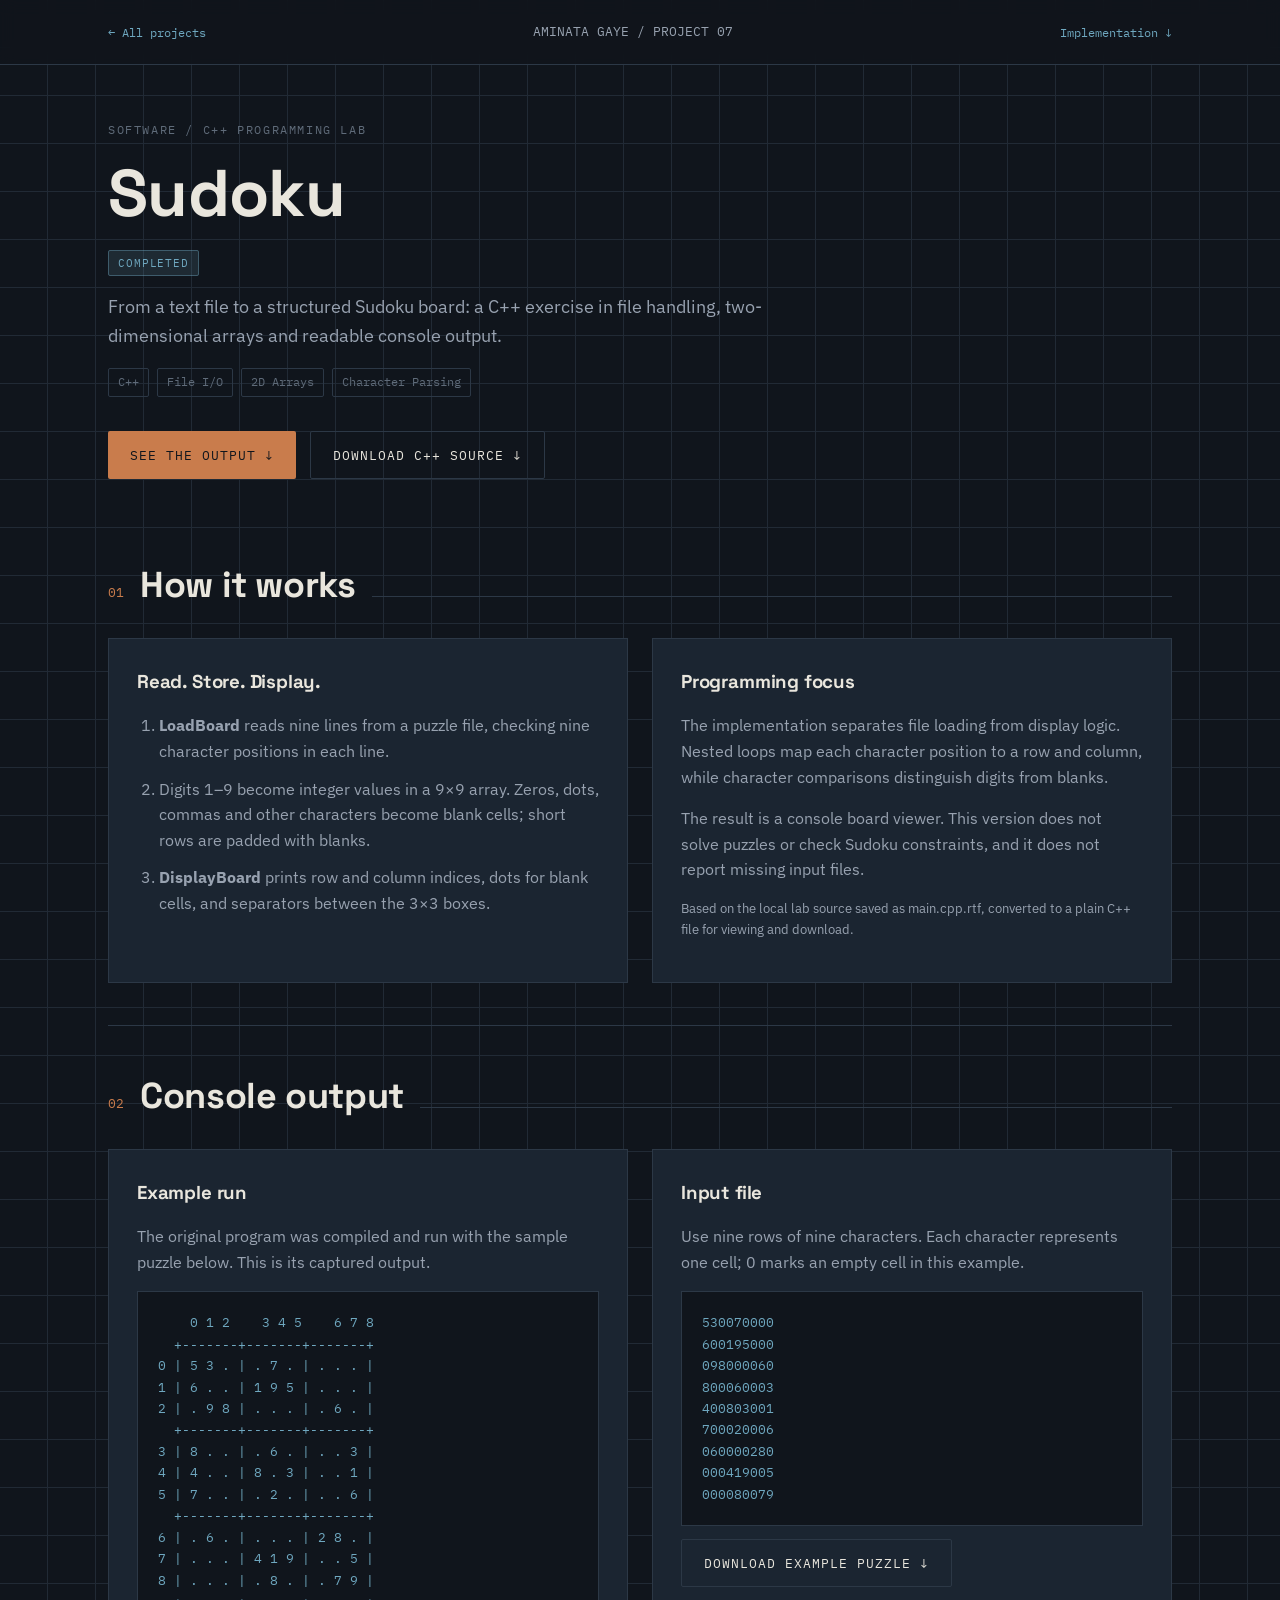
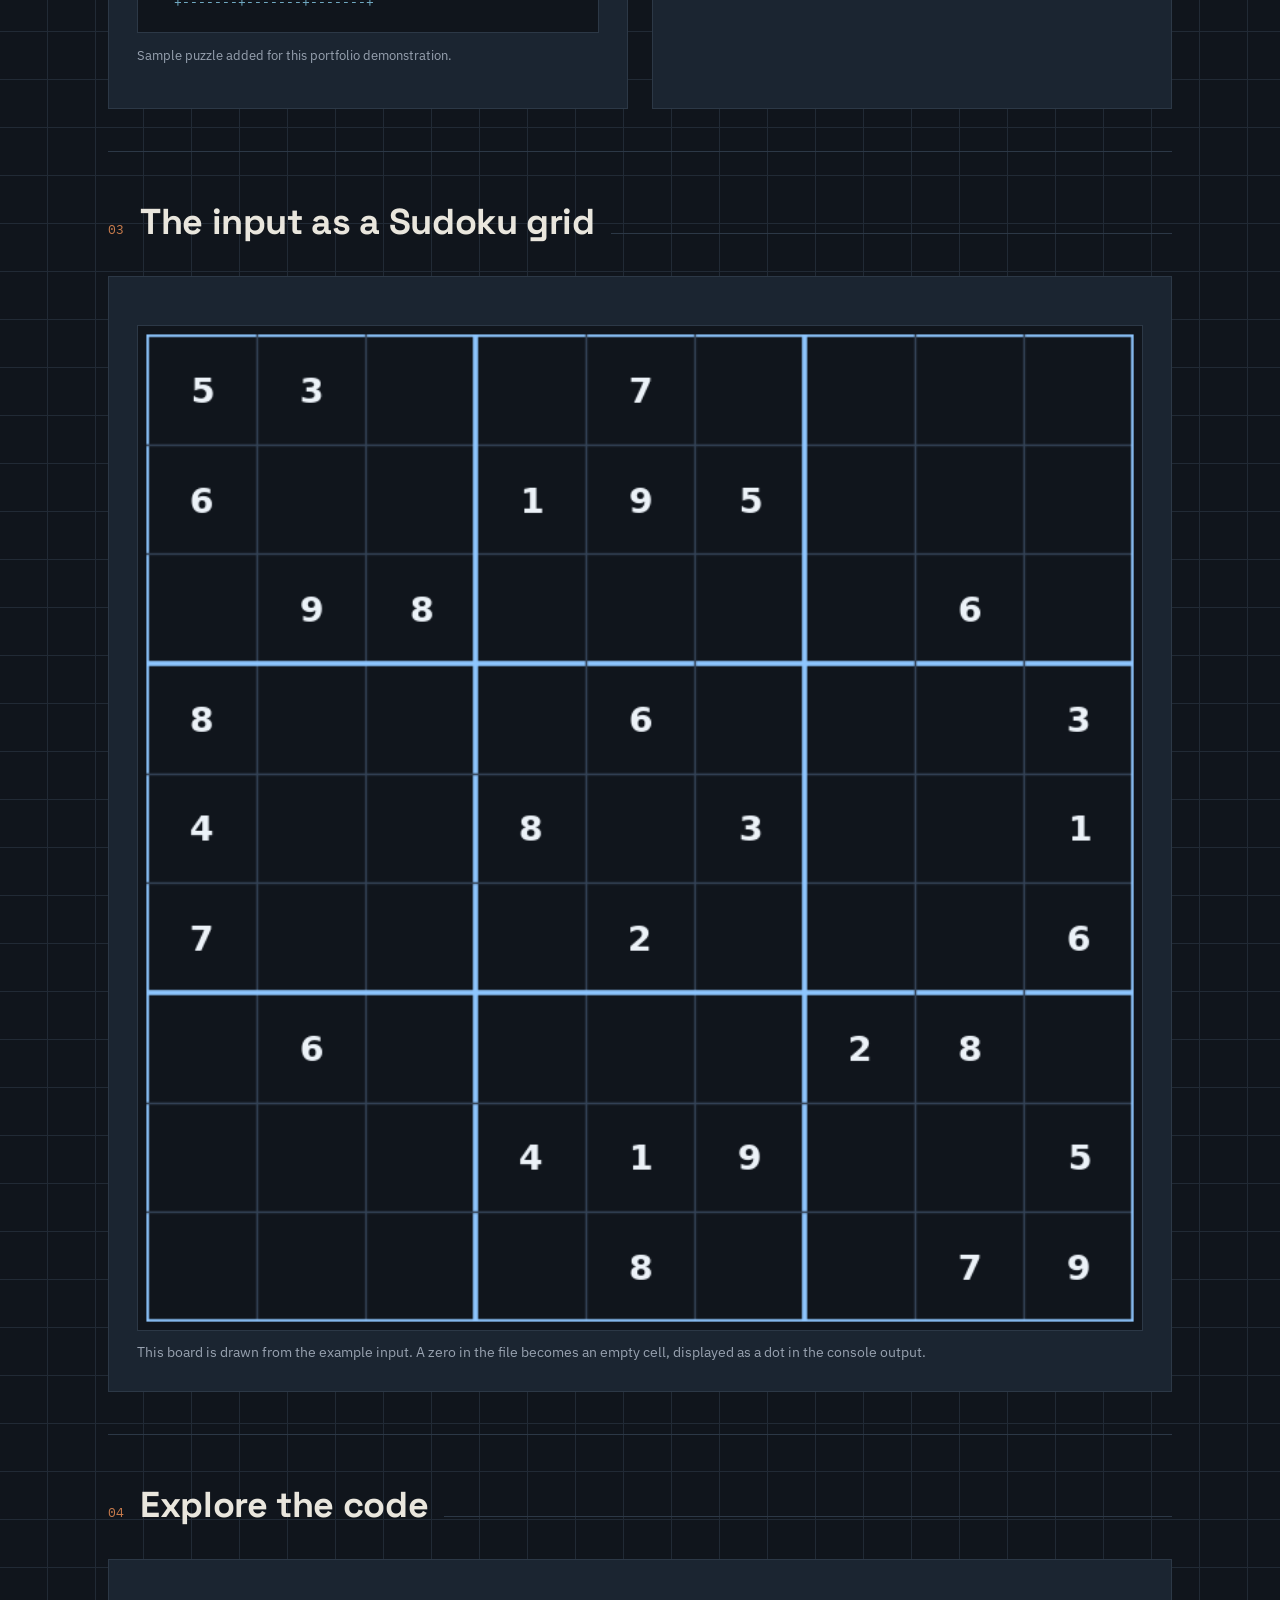
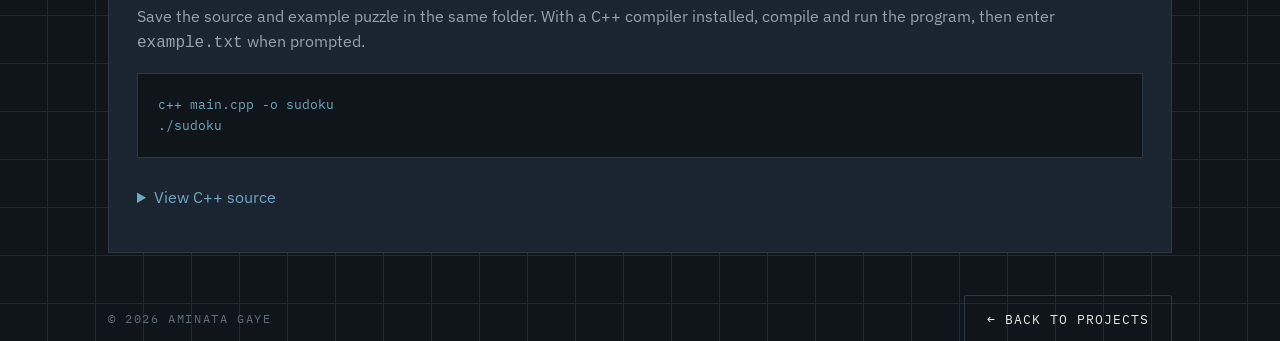
<file: sudoku/index.html>
<!DOCTYPE html>
<html lang="en"><head><meta charset="UTF-8"><meta name="viewport" content="width=device-width, initial-scale=1.0"><title>Sudoku — Aminata Gaye</title><link rel="preconnect" href="https://fonts.googleapis.com">
<link rel="preconnect" href="https://fonts.gstatic.com" crossorigin>
<link href="https://fonts.googleapis.com/css2?family=Space+Grotesk:wght@400;500;600;700&family=IBM+Plex+Sans:wght@400;500;600&family=IBM+Plex+Mono:wght@400;500;600&display=swap" rel="stylesheet">
<style>
  :root{
    --bg: #10151c;
    --bg-alt: #141b24;
    --surface: #1b2531;
    --surface-2: #212c3a;
    --line: #2c3846;
    --line-soft: #212a35;
    --text: #e9e6dd;
    --text-dim: #98a2b0;
    --text-faint: #5f6b79;
    --copper: #c97c4c;
    --copper-soft: rgba(201,124,76,0.14);
    --blue: #6fa8c0;
    --blue-soft: rgba(111,168,192,0.14);
    --amber: #d9a441;
    --radius: 2px;
    --maxw: 1120px;
  }

  *{ box-sizing: border-box; }
  html{ scroll-behavior: smooth; }
  @media (prefers-reduced-motion: reduce){
    html{ scroll-behavior: auto; }
    *{ animation-duration: 0.01ms !important; animation-iteration-count: 1 !important; transition-duration: 0.01ms !important; }
  }

  body{
    margin:0;
    background: var(--bg);
    color: var(--text);
    font-family: 'IBM Plex Sans', sans-serif;
    font-size: 16px;
    line-height: 1.6;
    background-image:
      linear-gradient(var(--line-soft) 1px, transparent 1px),
      linear-gradient(90deg, var(--line-soft) 1px, transparent 1px);
    background-size: 48px 48px;
    background-position: -1px -1px;
  }

  a{ color: inherit; }
  h1,h2,h3{ font-family: 'Space Grotesk', sans-serif; margin: 0; letter-spacing: -0.01em; }

  .label{
    font-family: 'IBM Plex Mono', monospace;
    font-size: 11.5px;
    letter-spacing: 0.14em;
    text-transform: uppercase;
    color: var(--text-faint);
  }

  .wrap{ max-width: var(--maxw); margin: 0 auto; padding: 0 28px; }

  /* ---------- NAV ---------- */
  nav{
    position: sticky; top: 0; z-index: 50;
    background: rgba(16,21,28,0.88);
    backdrop-filter: blur(8px);
    border-bottom: 1px solid var(--line);
  }
  nav .wrap{ display:flex; align-items:center; justify-content:space-between; height:64px; }
  .nav-mark{ display:flex; align-items:center; gap:10px; font-family:'IBM Plex Mono',monospace; font-size:13px; color:var(--text-dim); }
  .nav-mark .dot{ width:8px; height:8px; border:1.5px solid var(--copper); border-radius:50%; position:relative; }
  .nav-mark .dot::after{ content:""; position:absolute; inset:2px; background:var(--copper); border-radius:50%; }
  .nav-links{ display:flex; gap: 28px; list-style:none; margin:0; padding:0; }
  .nav-links a{
    text-decoration:none; font-family:'IBM Plex Mono', monospace; font-size:12.5px;
    letter-spacing:0.08em; text-transform:uppercase; color: var(--text-dim);
    padding: 4px 2px; border-bottom: 1px solid transparent;
    transition: color .15s ease, border-color .15s ease;
  }
  .nav-links a:hover, .nav-links a:focus-visible{ color: var(--copper); border-color: var(--copper); }
  .nav-cta{
    font-family:'IBM Plex Mono', monospace; font-size:12px; text-transform:uppercase; letter-spacing:.08em;
    color: var(--bg); background: var(--copper); padding: 8px 14px; text-decoration:none;
    border-radius: var(--radius);
  }
  .nav-toggle{ display:none; }

  a:focus-visible, button:focus-visible{ outline: 2px solid var(--blue); outline-offset: 3px; }

  /* ---------- HERO / TITLE BLOCK ---------- */
  .hero{
    position: relative;
    border-bottom: 1px solid var(--line);
    padding: 64px 0 0 0;
  }
  .crop{
    position:absolute; width:18px; height:18px; opacity:0.55;
  }
  .crop::before, .crop::after{ content:""; position:absolute; background: var(--text-faint); }
  .crop::before{ width:100%; height:1px; top:50%; }
  .crop::after{ width:1px; height:100%; left:50%; }
  .crop.tl{ top:14px; left:14px; }
  .crop.tr{ top:14px; right:14px; }

  .hero-inner{ padding: 40px 0 56px; position:relative; }
  .hero-eyebrow{
    display:flex; align-items:center; gap:10px; margin-bottom:22px;
  }
  .hero-eyebrow .rule{ flex:1; height:1px; background: var(--line); }

  .hero h1{
    font-size: clamp(44px, 8vw, 84px);
    font-weight: 700;
    line-height: 0.98;
    color: var(--text);
  }
  .hero h1 span{ color: var(--copper); }

  .hero-sub{
    margin-top: 18px;
    max-width: 560px;
    font-size: 17px;
    color: var(--text-dim);
  }

  .hero-actions{ display:flex; gap:14px; margin-top: 34px; flex-wrap: wrap; }
  .btn{
    font-family:'IBM Plex Mono', monospace; font-size:12.5px; text-transform:uppercase; letter-spacing:.08em;
    padding: 13px 22px; text-decoration:none; border-radius: var(--radius);
    display:inline-flex; align-items:center; gap:8px;
    transition: transform .15s ease, border-color .15s ease, background .15s ease;
  }
  .btn-primary{ background: var(--copper); color: var(--bg); }
  .btn-primary:hover{ transform: translateY(-1px); }
  .btn-ghost{ border: 1px solid var(--line); color: var(--text); }
  .btn-ghost:hover{ border-color: var(--blue); color: var(--blue); }

  /* title block strip */
  .titleblock{
    border-top: 1px solid var(--line);
    display:grid;
    grid-template-columns: repeat(4, 1fr);
  }
  .tb-cell{
    padding: 16px 20px;
    border-right: 1px solid var(--line);
  }
  .tb-cell:last-child{ border-right:none; }
  .tb-cell .label{ margin-bottom:6px; }
  .tb-cell .val{ font-family:'IBM Plex Mono', monospace; font-size:13.5px; color: var(--text); }
  .tb-cell .val.copper{ color: var(--copper); }

  /* ---------- SECTION SHELL ---------- */
  section{ padding: 84px 0; border-bottom: 1px solid var(--line); position:relative; }
  section:last-of-type{ border-bottom:none; }
  .sec-head{ display:flex; align-items:baseline; gap:16px; margin-bottom: 44px; }
  .sec-num{ font-family:'IBM Plex Mono', monospace; color: var(--copper); font-size: 13px; }
  .sec-head h2{ font-size: clamp(26px, 4vw, 36px); }
  .sec-head .rule{ flex:1; height:1px; background: var(--line); }

  /* ---------- ABOUT ---------- */
  .about-grid{ display:grid; grid-template-columns: 1.3fr 1fr; gap: 56px; }
  .about-text p{ color: var(--text-dim); font-size: 16px; margin: 0 0 16px; max-width: 560px; }
  .about-text strong{ color: var(--text); font-weight: 600; }

  .spec-sheet{ border: 1px solid var(--line); border-radius: var(--radius); background: var(--surface); }
  .spec-sheet .sh{
    padding: 14px 18px; border-bottom: 1px solid var(--line);
    font-family:'IBM Plex Mono', monospace; font-size:12px; letter-spacing:.1em; text-transform:uppercase; color: var(--text-faint);
  }
  .spec-row{
    display:flex; justify-content:space-between; gap: 12px;
    padding: 13px 18px; border-bottom: 1px solid var(--line-soft);
    font-size: 14px;
  }
  .spec-row:last-child{ border-bottom:none; }
  .spec-row .k{ color: var(--text-faint); font-family:'IBM Plex Mono', monospace; font-size:12.5px; }
  .spec-row .v{ color: var(--text); text-align:right; }

  /* ---------- SKILLS ---------- */
  .skills-grid{ display:grid; grid-template-columns: repeat(3, 1fr); gap: 1px; background: var(--line); border: 1px solid var(--line); }
  .skill-col{ background: var(--bg); padding: 28px 26px; }
  .skill-col .tag{
    display:inline-block; font-family:'IBM Plex Mono', monospace; font-size:11px; letter-spacing:.1em;
    text-transform:uppercase; color: var(--bg); background: var(--blue); padding: 3px 8px; border-radius: var(--radius); margin-bottom: 16px;
  }
  .skill-col:nth-child(1) .tag{ background: var(--copper); }
  .skill-col:nth-child(3) .tag{ background: var(--amber); }
  .skill-col h3{ font-size: 19px; margin-bottom: 14px; }
  .skill-col ul{ list-style:none; margin:0; padding:0; }
  .skill-col li{
    font-size: 14.5px; color: var(--text-dim); padding: 8px 0; border-top: 1px solid var(--line-soft);
    display:flex; align-items:center; gap:10px;
  }
  .skill-col li:first-of-type{ border-top:none; }
  .skill-col li::before{ content:""; width:5px; height:5px; background: var(--text-faint); flex-shrink:0; }

  /* ---------- PROJECTS ---------- */
  .projects{ display:flex; flex-direction:column; gap: 22px; }
  .project-card{
    border: 1px solid var(--line); border-radius: var(--radius); background: var(--surface);
    display:grid; grid-template-columns: 220px 1fr; position:relative; overflow:hidden;
  }
  .project-card.featured{ border-color: var(--copper); }
  .pc-side{
    background: var(--surface-2); border-right: 1px solid var(--line);
    padding: 24px 20px; display:flex; flex-direction:column; justify-content:space-between;
  }
  .pc-index{ font-family:'IBM Plex Mono', monospace; font-size: 34px; color: var(--line); font-weight:600; }
  .status{
    font-family:'IBM Plex Mono', monospace; font-size: 11px; text-transform:uppercase; letter-spacing:.08em;
    padding: 5px 9px; border-radius: var(--radius); width: fit-content;
  }
  .status.progress{ background: var(--copper-soft); color: var(--copper); border:1px solid rgba(201,124,76,0.4); }
  .status.done{ background: var(--blue-soft); color: var(--blue); border:1px solid rgba(111,168,192,0.4); }
  .status.planned{ background: rgba(152,162,176,0.1); color: var(--text-faint); border:1px solid var(--line); }

  .pc-main{ padding: 26px 28px; }
  .pc-top{ display:flex; align-items:flex-start; justify-content:space-between; gap: 16px; margin-bottom: 10px; }
  .pc-main h3{ font-size: 22px; }
  .featured-flag{
    font-family:'IBM Plex Mono', monospace; font-size: 10.5px; text-transform:uppercase; letter-spacing:.1em;
    color: var(--copper); border: 1px solid var(--copper); padding: 3px 8px; border-radius: var(--radius); white-space:nowrap;
  }
  .pc-main p{ color: var(--text-dim); font-size: 14.5px; margin: 0 0 16px; max-width: 620px; }
  .pc-tags{ display:flex; flex-wrap:wrap; gap: 8px; }
  .pc-tags span{
    font-family:'IBM Plex Mono', monospace; font-size: 11.5px; color: var(--text-faint);
    border: 1px solid var(--line); padding: 4px 9px; border-radius: var(--radius);
  }

  @media (max-width: 720px){
    .project-card{ grid-template-columns: 1fr; }
    .pc-side{ flex-direction:row; border-right:none; border-bottom:1px solid var(--line); align-items:center; }
  }

  /* ---------- CONTACT ---------- */
  .contact-block{
    display:grid; grid-template-columns: 1fr 1fr; gap: 40px; align-items:end;
  }
  .contact-block h2{ font-size: clamp(28px,5vw,44px); max-width: 480px; }
  .contact-sub{ margin-top: 14px; max-width: 420px; color: var(--text-dim); font-size: 15px; }
  .contact-links{ display:flex; flex-direction:column; gap: 0; }
  .contact-links a{
    display:flex; align-items:center; justify-content:space-between;
    padding: 16px 0; border-top: 1px solid var(--line);
    text-decoration:none; font-family:'IBM Plex Mono', monospace; font-size: 14px; color: var(--text);
    transition: color .15s ease, padding-left .15s ease;
  }
  .contact-links a:last-child{ border-bottom: 1px solid var(--line); }
  .contact-links a .arrow{ color: var(--text-faint); transition: transform .15s ease; }
  .contact-links a:hover{ color: var(--copper); padding-left: 6px; }
  .contact-links a:hover .arrow{ transform: translateX(3px); color: var(--copper); }

  footer{
    padding: 28px 0; display:flex; justify-content:space-between; align-items:center; flex-wrap:wrap; gap: 10px;
  }
  footer .label{ color: var(--text-faint); }

  @media (max-width: 860px){
    .titleblock{ grid-template-columns: repeat(2, 1fr); }
    .tb-cell:nth-child(2){ border-right:none; }
    .about-grid{ grid-template-columns: 1fr; }
    .skills-grid{ grid-template-columns: 1fr; }
    .contact-block{ grid-template-columns: 1fr; }
    .nav-links{ display:none; }
  }

.detail-hero{padding:56px 28px 36px}.detail-hero h1{font-size:clamp(36px,7vw,66px);margin:18px 0}.intro{max-width:700px;color:var(--text-dim);font-size:18px}.detail-grid{display:grid;grid-template-columns:1fr 1fr;gap:24px}.panel{padding:28px;background:var(--surface);border:1px solid var(--line);min-width:0}.panel h3{margin-bottom:14px}.panel p,.panel li{color:var(--text-dim)}.panel ol{padding-left:22px}.panel li{margin:12px 0}.detail-section{padding:42px 0}.detail-section .sec-head{margin-bottom:24px}.terminal{background:var(--bg);padding:20px;border:1px solid var(--line);overflow:auto;font:13px/1.65 'IBM Plex Mono',monospace;color:var(--blue)}.caption{font-size:13px;color:var(--text-dim)}.detail-nav{display:flex;gap:16px;align-items:center;flex-wrap:wrap}.detail-nav a{font:12px 'IBM Plex Mono',monospace;text-decoration:none;color:var(--blue)}details summary{cursor:pointer;color:var(--blue);padding:14px 0}section{scroll-margin-top:85px}@media(max-width:720px){.detail-grid{grid-template-columns:1fr}.panel{padding:20px}.detail-nav .nav-mark{display:none}.terminal{font-size:11px;padding:12px}}

.chart { margin: 20px 0 0; }
.chart img { display: block; width: 100%; height: auto; border: 1px solid var(--line); }
.chart figcaption { margin-top: 10px; color: var(--text-dim); font-size: 14px; }
.data-table { width: 100%; border-collapse: collapse; font: 13px/1.5 'IBM Plex Mono', monospace; }
.data-table td, .data-table th { border-bottom: 1px solid var(--line); padding: 8px; text-align: right; }
.data-table td:first-child, .data-table th:first-child { text-align: left; }
.table-wrap { overflow-x: auto; }
.detail-grid > * { min-width: 0; }
.source-links { display: flex; flex-wrap: wrap; gap: 10px; margin-top: 18px; }
.source-links a { overflow-wrap: anywhere; }
.cad-views details { margin-top: 12px; border-top: 1px solid var(--line); }
.cad-views summary:focus-visible { outline: 2px solid var(--blue); outline-offset: 3px; }

.detail-hero h1 { line-height: 1.12; }
.cad-views .chart img { max-height: 560px; object-fit: contain; background: var(--bg); }
</style></head><body>
<nav><div class="wrap detail-nav"><a href="../index.html#sudoku-project">← All projects</a><span class="nav-mark">AMINATA GAYE / PROJECT 07</span><a href="#implementation">Implementation ↓</a></div></nav>
<header class="detail-hero wrap"><div class="label">Software / C++ programming lab</div><h1>Sudoku</h1><span class="status done">Completed</span><p class="intro">From a text file to a structured Sudoku board: a C++ exercise in file handling, two-dimensional arrays and readable console output.</p><div class="pc-tags"><span>C++</span><span>File I/O</span><span>2D Arrays</span><span>Character Parsing</span></div><div class="hero-actions"><a class="btn btn-primary" href="#output">See the output ↓</a><a class="btn btn-ghost" href="main.cpp" download>Download C++ source ↓</a></div></header>
<main class="wrap">
<section class="detail-section" id="implementation"><div class="sec-head"><span class="sec-num">01</span><h2>How it works</h2><span class="rule"></span></div><div class="detail-grid"><article class="panel"><h3>Read. Store. Display.</h3><ol><li><strong>LoadBoard</strong> reads nine lines from a puzzle file, checking nine character positions in each line.</li><li>Digits 1–9 become integer values in a 9×9 array. Zeros, dots, commas and other characters become blank cells; short rows are padded with blanks.</li><li><strong>DisplayBoard</strong> prints row and column indices, dots for blank cells, and separators between the 3×3 boxes.</li></ol></article><article class="panel"><h3>Programming focus</h3><p>The implementation separates file loading from display logic. Nested loops map each character position to a row and column, while character comparisons distinguish digits from blanks.</p><p>The result is a console board viewer. This version does not solve puzzles or check Sudoku constraints, and it does not report missing input files.</p><p class="caption">Based on the local lab source saved as main.cpp.rtf, converted to a plain C++ file for viewing and download.</p></article></div></section>
<section class="detail-section" id="output"><div class="sec-head"><span class="sec-num">02</span><h2>Console output</h2><span class="rule"></span></div><div class="detail-grid"><article class="panel"><h3>Example run</h3><p>The original program was compiled and run with the sample puzzle below. This is its captured output.</p><pre class="terminal" aria-label="Sudoku board console output">    0 1 2    3 4 5    6 7 8
  +-------+-------+-------+
0 | 5 3 . | . 7 . | . . . |
1 | 6 . . | 1 9 5 | . . . |
2 | . 9 8 | . . . | . 6 . |
  +-------+-------+-------+
3 | 8 . . | . 6 . | . . 3 |
4 | 4 . . | 8 . 3 | . . 1 |
5 | 7 . . | . 2 . | . . 6 |
  +-------+-------+-------+
6 | . 6 . | . . . | 2 8 . |
7 | . . . | 4 1 9 | . . 5 |
8 | . . . | . 8 . | . 7 9 |
  +-------+-------+-------+
</pre><p class="caption">Sample puzzle added for this portfolio demonstration.</p></article><article class="panel"><h3>Input file</h3><p>Use nine rows of nine characters. Each character represents one cell; 0 marks an empty cell in this example.</p><pre class="terminal">530070000
600195000
098000060
800060003
400803001
700020006
060000280
000419005
000080079
</pre><a class="btn btn-ghost" href="example.txt" download>Download example puzzle ↓</a></article></div></section>
<section class="detail-section"><div class="sec-head"><span class="sec-num">03</span><h2>The input as a Sudoku grid</h2><span class="rule"></span></div>
<article class="panel"><figure class="chart"><img src="sample-grid.png" alt="Nine-by-nine grid showing the givens from the downloadable example puzzle."><figcaption>This board is drawn from the example input. A zero in the file becomes an empty cell, displayed as a dot in the console output.</figcaption></figure></article></section>
<section class="detail-section" id="source"><div class="sec-head"><span class="sec-num">04</span><h2>Explore the code</h2><span class="rule"></span></div><div class="panel"><p>Save the source and example puzzle in the same folder. With a C++ compiler installed, compile and run the program, then enter <code>example.txt</code> when prompted.</p><pre class="terminal">c++ main.cpp -o sudoku
./sudoku</pre><details><summary>View C++ source</summary><pre class="terminal"><code>#include &lt;iostream&gt;
#include &lt;fstream&gt;
#include &lt;string&gt;
using namespace std;

int board[9][9] = {0};

void LoadBoard(string filename, int board[9][9]) {
    ifstream File(filename);
    string line;
    for (int i = 0; i &lt; 9; i++) {
        getline(File, line);
        for (int j = 0; j &lt; 9; j++) {
            if (j &lt; line.length()) {
                char c = line[j];
                if (c == &#x27;,&#x27; || c == &#x27;0&#x27; || c == &#x27;.&#x27;) {
                    board[i][j] = 0;
                } else if (c &gt;= &#x27;1&#x27; &amp;&amp; c &lt;= &#x27;9&#x27;) {
                    board[i][j] = c - &#x27;0&#x27;;
                } else {
                    board[i][j] = 0;
                }
            } else {
                board[i][j] = 0;
            }
        }
    }
    File.close();
}

void DisplayBoard(int board[9][9]) {
    cout &lt;&lt; &quot;\n    0 1 2    3 4 5    6 7 8\n&quot;;
    cout &lt;&lt; &quot;  +-------+-------+-------+\n&quot;;
    for (int i = 0; i &lt; 9; i++) {
        cout &lt;&lt; i &lt;&lt; &quot; | &quot;;
        for (int j = 0; j &lt; 9; j++) {
            if (board[i][j] == 0)
                cout &lt;&lt; &quot;. &quot;;
            else
                cout &lt;&lt; board[i][j] &lt;&lt; &quot; &quot;;
            
            if ((j + 1) % 3 == 0 &amp;&amp; j != 8)
                cout &lt;&lt; &quot;| &quot;;
        }
        cout &lt;&lt; &quot;|\n&quot;;
        if ((i + 1) % 3 == 0 &amp;&amp; i != 8)
            cout &lt;&lt; &quot;  +-------+-------+-------+\n&quot;;
    }
    cout &lt;&lt; &quot;  +-------+-------+-------+\n&quot;;
}

int main() {
    string filename;
    cout &lt;&lt; &quot;Enter Sudoku file name: &quot;;
    cin &gt;&gt; filename;
    
    LoadBoard(filename, board);
    DisplayBoard(board);
    
    return 0;
}</code></pre></details></div></section>
</main><footer class="wrap"><span class="label">© 2026 AMINATA GAYE</span><a class="btn btn-ghost" href="../index.html#sudoku-project">← Back to projects</a></footer></body></html>
</file>
<file: project.css>
:root{
    --bg: #10151c;
    --bg-alt: #141b24;
    --surface: #1b2531;
    --surface-2: #212c3a;
    --line: #2c3846;
    --line-soft: #212a35;
    --text: #e9e6dd;
    --text-dim: #98a2b0;
    --text-faint: #5f6b79;
    --copper: #c97c4c;
    --copper-soft: rgba(201,124,76,0.14);
    --blue: #6fa8c0;
    --blue-soft: rgba(111,168,192,0.14);
    --amber: #d9a441;
    --radius: 2px;
    --maxw: 1120px;
  }

  *{ box-sizing: border-box; }
  html{ scroll-behavior: smooth; }
  @media (prefers-reduced-motion: reduce){
    html{ scroll-behavior: auto; }
    *{ animation-duration: 0.01ms !important; animation-iteration-count: 1 !important; transition-duration: 0.01ms !important; }
  }

  body{
    margin:0;
    background: var(--bg);
    color: var(--text);
    font-family: 'IBM Plex Sans', sans-serif;
    font-size: 16px;
    line-height: 1.6;
    background-image:
      linear-gradient(var(--line-soft) 1px, transparent 1px),
      linear-gradient(90deg, var(--line-soft) 1px, transparent 1px);
    background-size: 48px 48px;
    background-position: -1px -1px;
  }

  a{ color: inherit; }
  h1,h2,h3{ font-family: 'Space Grotesk', sans-serif; margin: 0; letter-spacing: -0.01em; }

  .label{
    font-family: 'IBM Plex Mono', monospace;
    font-size: 11.5px;
    letter-spacing: 0.14em;
    text-transform: uppercase;
    color: var(--text-faint);
  }

  .wrap{ max-width: var(--maxw); margin: 0 auto; padding: 0 28px; }

  /* ---------- NAV ---------- */
  nav{
    position: sticky; top: 0; z-index: 50;
    background: rgba(16,21,28,0.88);
    backdrop-filter: blur(8px);
    border-bottom: 1px solid var(--line);
  }
  nav .wrap{ display:flex; align-items:center; justify-content:space-between; height:64px; }
  .nav-mark{ display:flex; align-items:center; gap:10px; font-family:'IBM Plex Mono',monospace; font-size:13px; color:var(--text-dim); }
  .nav-mark .dot{ width:8px; height:8px; border:1.5px solid var(--copper); border-radius:50%; position:relative; }
  .nav-mark .dot::after{ content:""; position:absolute; inset:2px; background:var(--copper); border-radius:50%; }
  .nav-links{ display:flex; gap: 28px; list-style:none; margin:0; padding:0; }
  .nav-links a{
    text-decoration:none; font-family:'IBM Plex Mono', monospace; font-size:12.5px;
    letter-spacing:0.08em; text-transform:uppercase; color: var(--text-dim);
    padding: 4px 2px; border-bottom: 1px solid transparent;
    transition: color .15s ease, border-color .15s ease;
  }
  .nav-links a:hover, .nav-links a:focus-visible{ color: var(--copper); border-color: var(--copper); }
  .nav-cta{
    font-family:'IBM Plex Mono', monospace; font-size:12px; text-transform:uppercase; letter-spacing:.08em;
    color: var(--bg); background: var(--copper); padding: 8px 14px; text-decoration:none;
    border-radius: var(--radius);
  }
  .nav-toggle{ display:none; }

  a:focus-visible, button:focus-visible{ outline: 2px solid var(--blue); outline-offset: 3px; }

  /* ---------- HERO / TITLE BLOCK ---------- */
  .hero{
    position: relative;
    border-bottom: 1px solid var(--line);
    padding: 64px 0 0 0;
  }
  .crop{
    position:absolute; width:18px; height:18px; opacity:0.55;
  }
  .crop::before, .crop::after{ content:""; position:absolute; background: var(--text-faint); }
  .crop::before{ width:100%; height:1px; top:50%; }
  .crop::after{ width:1px; height:100%; left:50%; }
  .crop.tl{ top:14px; left:14px; }
  .crop.tr{ top:14px; right:14px; }

  .hero-inner{ padding: 40px 0 56px; position:relative; }
  .hero-eyebrow{
    display:flex; align-items:center; gap:10px; margin-bottom:22px;
  }
  .hero-eyebrow .rule{ flex:1; height:1px; background: var(--line); }

  .hero h1{
    font-size: clamp(44px, 8vw, 84px);
    font-weight: 700;
    line-height: 0.98;
    color: var(--text);
  }
  .hero h1 span{ color: var(--copper); }

  .hero-sub{
    margin-top: 18px;
    max-width: 560px;
    font-size: 17px;
    color: var(--text-dim);
  }

  .hero-actions{ display:flex; gap:14px; margin-top: 34px; flex-wrap: wrap; }
  .btn{
    font-family:'IBM Plex Mono', monospace; font-size:12.5px; text-transform:uppercase; letter-spacing:.08em;
    padding: 13px 22px; text-decoration:none; border-radius: var(--radius);
    display:inline-flex; align-items:center; gap:8px;
    transition: transform .15s ease, border-color .15s ease, background .15s ease;
  }
  .btn-primary{ background: var(--copper); color: var(--bg); }
  .btn-primary:hover{ transform: translateY(-1px); }
  .btn-ghost{ border: 1px solid var(--line); color: var(--text); }
  .btn-ghost:hover{ border-color: var(--blue); color: var(--blue); }

  /* title block strip */
  .titleblock{
    border-top: 1px solid var(--line);
    display:grid;
    grid-template-columns: repeat(4, 1fr);
  }
  .tb-cell{
    padding: 16px 20px;
    border-right: 1px solid var(--line);
  }
  .tb-cell:last-child{ border-right:none; }
  .tb-cell .label{ margin-bottom:6px; }
  .tb-cell .val{ font-family:'IBM Plex Mono', monospace; font-size:13.5px; color: var(--text); }
  .tb-cell .val.copper{ color: var(--copper); }

  /* ---------- SECTION SHELL ---------- */
  section{ padding: 84px 0; border-bottom: 1px solid var(--line); position:relative; }
  section:last-of-type{ border-bottom:none; }
  .sec-head{ display:flex; align-items:baseline; gap:16px; margin-bottom: 44px; }
  .sec-num{ font-family:'IBM Plex Mono', monospace; color: var(--copper); font-size: 13px; }
  .sec-head h2{ font-size: clamp(26px, 4vw, 36px); }
  .sec-head .rule{ flex:1; height:1px; background: var(--line); }

  /* ---------- ABOUT ---------- */
  .about-grid{ display:grid; grid-template-columns: 1.3fr 1fr; gap: 56px; }
  .about-text p{ color: var(--text-dim); font-size: 16px; margin: 0 0 16px; max-width: 560px; }
  .about-text strong{ color: var(--text); font-weight: 600; }

  .spec-sheet{ border: 1px solid var(--line); border-radius: var(--radius); background: var(--surface); }
  .spec-sheet .sh{
    padding: 14px 18px; border-bottom: 1px solid var(--line);
    font-family:'IBM Plex Mono', monospace; font-size:12px; letter-spacing:.1em; text-transform:uppercase; color: var(--text-faint);
  }
  .spec-row{
    display:flex; justify-content:space-between; gap: 12px;
    padding: 13px 18px; border-bottom: 1px solid var(--line-soft);
    font-size: 14px;
  }
  .spec-row:last-child{ border-bottom:none; }
  .spec-row .k{ color: var(--text-faint); font-family:'IBM Plex Mono', monospace; font-size:12.5px; }
  .spec-row .v{ color: var(--text); text-align:right; }

  /* ---------- SKILLS ---------- */
  .skills-grid{ display:grid; grid-template-columns: repeat(3, 1fr); gap: 1px; background: var(--line); border: 1px solid var(--line); }
  .skill-col{ background: var(--bg); padding: 28px 26px; }
  .skill-col .tag{
    display:inline-block; font-family:'IBM Plex Mono', monospace; font-size:11px; letter-spacing:.1em;
    text-transform:uppercase; color: var(--bg); background: var(--blue); padding: 3px 8px; border-radius: var(--radius); margin-bottom: 16px;
  }
  .skill-col:nth-child(1) .tag{ background: var(--copper); }
  .skill-col:nth-child(3) .tag{ background: var(--amber); }
  .skill-col h3{ font-size: 19px; margin-bottom: 14px; }
  .skill-col ul{ list-style:none; margin:0; padding:0; }
  .skill-col li{
    font-size: 14.5px; color: var(--text-dim); padding: 8px 0; border-top: 1px solid var(--line-soft);
    display:flex; align-items:center; gap:10px;
  }
  .skill-col li:first-of-type{ border-top:none; }
  .skill-col li::before{ content:""; width:5px; height:5px; background: var(--text-faint); flex-shrink:0; }

  /* ---------- PROJECTS ---------- */
  .projects{ display:flex; flex-direction:column; gap: 22px; }
  .project-card{
    border: 1px solid var(--line); border-radius: var(--radius); background: var(--surface);
    display:grid; grid-template-columns: 220px 1fr; position:relative; overflow:hidden;
  }
  .project-card.featured{ border-color: var(--copper); }
  .pc-side{
    background: var(--surface-2); border-right: 1px solid var(--line);
    padding: 24px 20px; display:flex; flex-direction:column; justify-content:space-between;
  }
  .pc-index{ font-family:'IBM Plex Mono', monospace; font-size: 34px; color: var(--line); font-weight:600; }
  .status{
    font-family:'IBM Plex Mono', monospace; font-size: 11px; text-transform:uppercase; letter-spacing:.08em;
    padding: 5px 9px; border-radius: var(--radius); width: fit-content;
  }
  .status.progress{ background: var(--copper-soft); color: var(--copper); border:1px solid rgba(201,124,76,0.4); }
  .status.done{ background: var(--blue-soft); color: var(--blue); border:1px solid rgba(111,168,192,0.4); }
  .status.planned{ background: rgba(152,162,176,0.1); color: var(--text-faint); border:1px solid var(--line); }

  .pc-main{ padding: 26px 28px; }
  .pc-top{ display:flex; align-items:flex-start; justify-content:space-between; gap: 16px; margin-bottom: 10px; }
  .pc-main h3{ font-size: 22px; }
  .featured-flag{
    font-family:'IBM Plex Mono', monospace; font-size: 10.5px; text-transform:uppercase; letter-spacing:.1em;
    color: var(--copper); border: 1px solid var(--copper); padding: 3px 8px; border-radius: var(--radius); white-space:nowrap;
  }
  .pc-main p{ color: var(--text-dim); font-size: 14.5px; margin: 0 0 16px; max-width: 620px; }
  .pc-tags{ display:flex; flex-wrap:wrap; gap: 8px; }
  .pc-tags span{
    font-family:'IBM Plex Mono', monospace; font-size: 11.5px; color: var(--text-faint);
    border: 1px solid var(--line); padding: 4px 9px; border-radius: var(--radius);
  }

  @media (max-width: 720px){
    .project-card{ grid-template-columns: 1fr; }
    .pc-side{ flex-direction:row; border-right:none; border-bottom:1px solid var(--line); align-items:center; }
  }

  /* ---------- CONTACT ---------- */
  .contact-block{
    display:grid; grid-template-columns: 1fr 1fr; gap: 40px; align-items:end;
  }
  .contact-block h2{ font-size: clamp(28px,5vw,44px); max-width: 480px; }
  .contact-sub{ margin-top: 14px; max-width: 420px; color: var(--text-dim); font-size: 15px; }
  .contact-links{ display:flex; flex-direction:column; gap: 0; }
  .contact-links a{
    display:flex; align-items:center; justify-content:space-between;
    padding: 16px 0; border-top: 1px solid var(--line);
    text-decoration:none; font-family:'IBM Plex Mono', monospace; font-size: 14px; color: var(--text);
    transition: color .15s ease, padding-left .15s ease;
  }
  .contact-links a:last-child{ border-bottom: 1px solid var(--line); }
  .contact-links a .arrow{ color: var(--text-faint); transition: transform .15s ease; }
  .contact-links a:hover{ color: var(--copper); padding-left: 6px; }
  .contact-links a:hover .arrow{ transform: translateX(3px); color: var(--copper); }

  footer{
    padding: 28px 0; display:flex; justify-content:space-between; align-items:center; flex-wrap:wrap; gap: 10px;
  }
  footer .label{ color: var(--text-faint); }

  @media (max-width: 860px){
    .titleblock{ grid-template-columns: repeat(2, 1fr); }
    .tb-cell:nth-child(2){ border-right:none; }
    .about-grid{ grid-template-columns: 1fr; }
    .skills-grid{ grid-template-columns: 1fr; }
    .contact-block{ grid-template-columns: 1fr; }
    .nav-links{ display:none; }
  }

.detail-hero{padding:56px 28px 36px}.detail-hero h1{font-size:clamp(36px,7vw,66px);margin:18px 0}.intro{max-width:700px;color:var(--text-dim);font-size:18px}.detail-grid{display:grid;grid-template-columns:1fr 1fr;gap:24px}.panel{padding:28px;background:var(--surface);border:1px solid var(--line);min-width:0}.panel h3{margin-bottom:14px}.panel p,.panel li{color:var(--text-dim)}.panel ol{padding-left:22px}.panel li{margin:12px 0}.detail-section{padding:42px 0}.detail-section .sec-head{margin-bottom:24px}.terminal{background:var(--bg);padding:20px;border:1px solid var(--line);overflow:auto;font:13px/1.65 'IBM Plex Mono',monospace;color:var(--blue)}.caption{font-size:13px;color:var(--text-dim)}.detail-nav{display:flex;gap:16px;align-items:center;flex-wrap:wrap}.detail-nav a{font:12px 'IBM Plex Mono',monospace;text-decoration:none;color:var(--blue)}details summary{cursor:pointer;color:var(--blue);padding:14px 0}section{scroll-margin-top:85px}@media(max-width:720px){.detail-grid{grid-template-columns:1fr}.panel{padding:20px}.detail-nav .nav-mark{display:none}.terminal{font-size:11px;padding:12px}}
.experiment-gallery{display:grid;grid-template-columns:repeat(3,minmax(0,1fr));gap:20px}.experiment-gallery figure{margin:0;background:var(--surface);border:1px solid var(--line);padding:16px;min-width:0}.experiment-photo{aspect-ratio:1;overflow:hidden;background:var(--bg)}.experiment-photo img{width:100%;height:100%;object-fit:contain;transform:rotate(90deg)}.experiment-gallery figcaption{font-size:14px;color:var(--text-dim);margin-top:14px}@media(max-width:720px){.experiment-gallery{grid-template-columns:1fr}}

.chart { margin: 20px 0 0; }
.chart img { display: block; width: 100%; height: auto; border: 1px solid var(--line); }
.chart figcaption { margin-top: 10px; color: var(--text-dim); font-size: 14px; }
.data-table { width: 100%; border-collapse: collapse; font: 13px/1.5 'IBM Plex Mono', monospace; }
.data-table td, .data-table th { border-bottom: 1px solid var(--line); padding: 8px; text-align: right; }
.data-table td:first-child, .data-table th:first-child { text-align: left; }
.table-wrap { overflow-x: auto; }
.detail-grid > * { min-width: 0; }
.source-links { display: flex; flex-wrap: wrap; gap: 10px; margin-top: 18px; }
.source-links a { overflow-wrap: anywhere; }
.cad-views details { margin-top: 12px; border-top: 1px solid var(--line); }
.cad-views summary:focus-visible { outline: 2px solid var(--blue); outline-offset: 3px; }

.detail-hero h1 { line-height: 1.12; }
.cad-views .chart img { max-height: 560px; object-fit: contain; background: var(--bg); }
</file>
